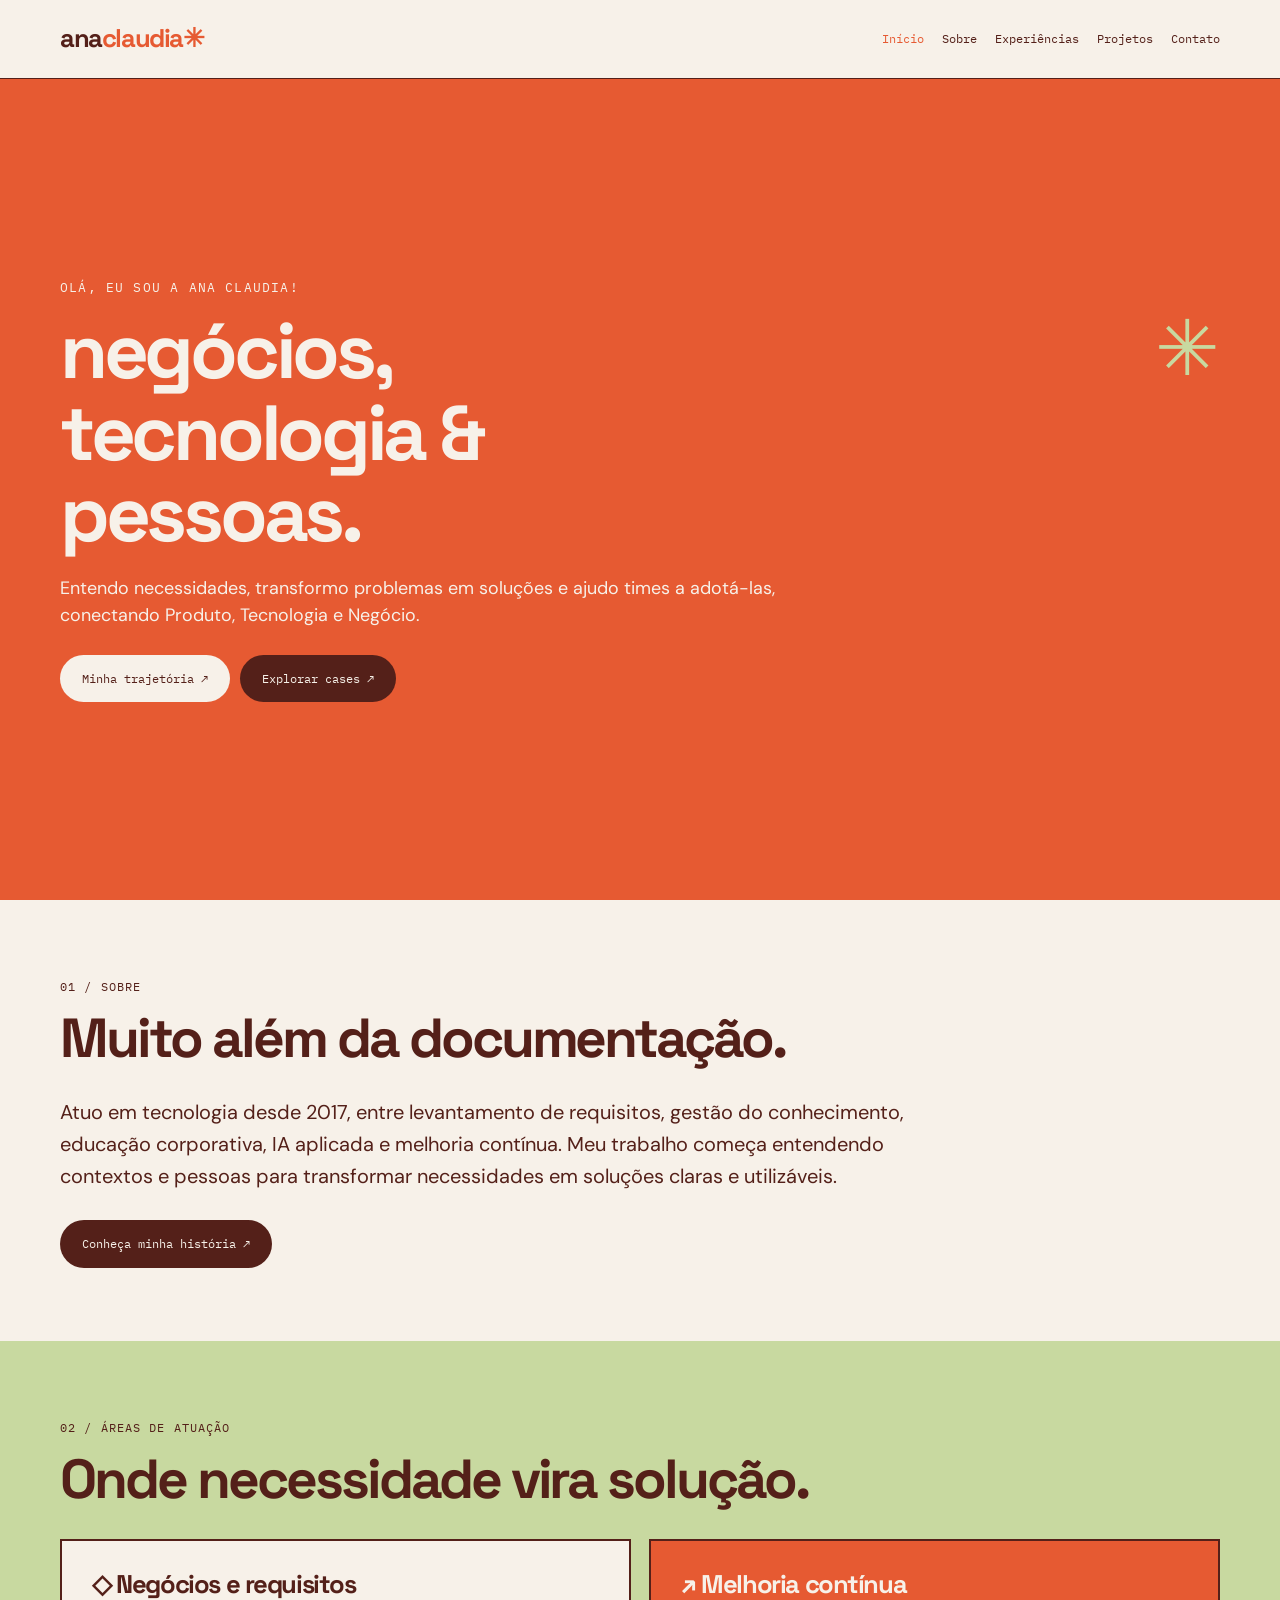
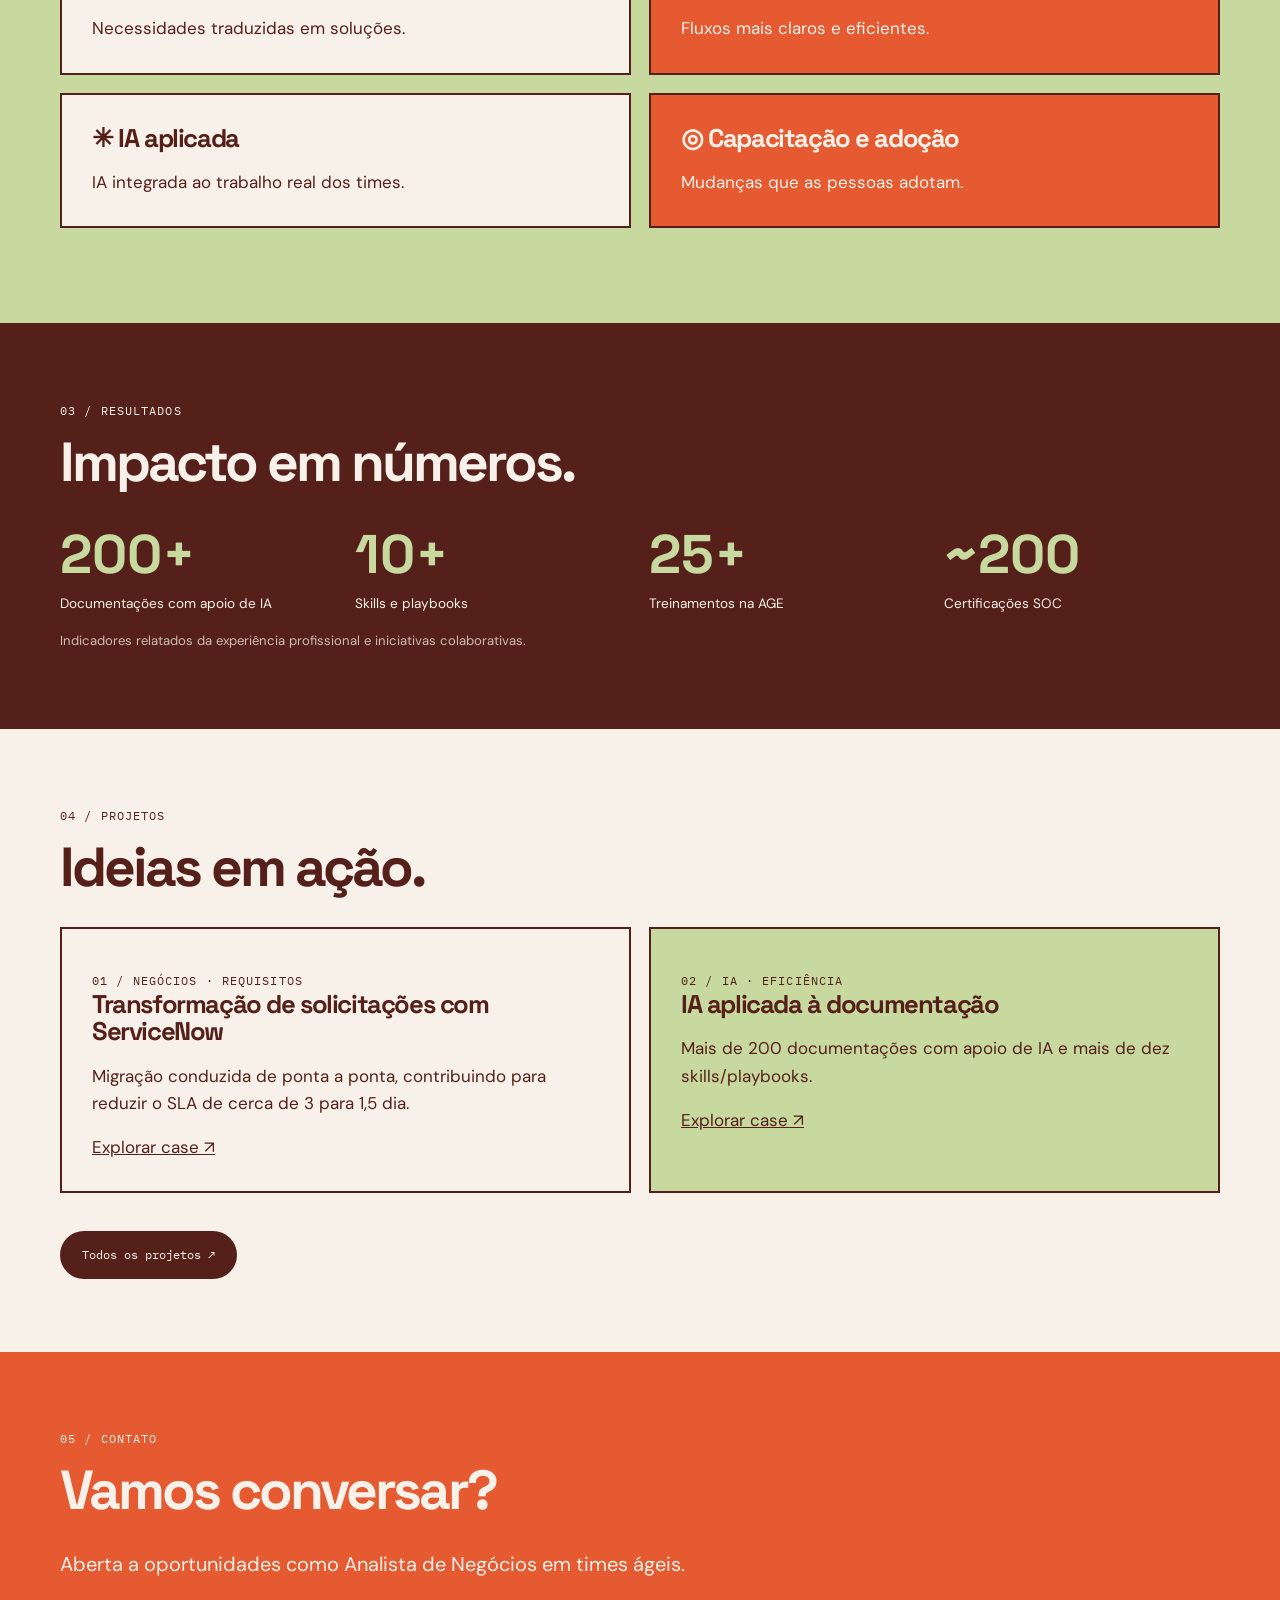
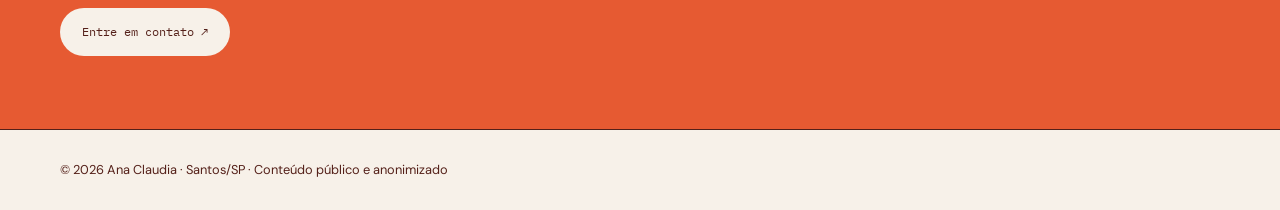
<file: index.html>
<!doctype html><html lang="pt-BR"><head><meta charset="utf-8"><meta name="viewport" content="width=device-width,initial-scale=1"><meta name="theme-color" content="#e65a32"><meta name="description" content="Ana Claudia — Analista de Negócios: necessidades, soluções e pessoas em times ágeis"><title>Início | Ana Claudia</title><link rel="stylesheet" href="css/style.css"></head><body><header><nav class="wrap" aria-label="Navegação principal"><a class="brand" href="index.html">ana<span>claudia✳</span></a><div class="links"><a href="index.html" aria-current="page">Início</a><a href="sobre.html" >Sobre</a><a href="experiencias.html" >Experiências</a><a href="projetos.html" >Projetos</a><a href="contato.html" >Contato</a></div></nav></header><main><section class="hero"><div class="wrap"><p class="eyebrow">Olá, eu sou a Ana Claudia!</p><span class="asterisk" aria-hidden="true">✳</span><h1>negócios,<br>tecnologia &<br>pessoas.</h1><p>Entendo necessidades, transformo problemas em soluções e ajudo times a adotá-las, conectando Produto, Tecnologia e Negócio.</p><a class="btn light" href="experiencias.html">Minha trajetória ↗</a><a class="btn" href="projetos.html">Explorar cases ↗</a></div></section><section class="section "><div class="wrap"><p class="eyebrow">01 / Sobre</p><h2>Muito além da documentação.</h2><p class="lead">Atuo em tecnologia desde 2017, entre levantamento de requisitos, gestão do conhecimento, educação corporativa, IA aplicada e melhoria contínua. Meu trabalho começa entendendo contextos e pessoas para transformar necessidades em soluções claras e utilizáveis.</p><a class="btn" href="sobre.html">Conheça minha história ↗</a></div></section><section class="section green"><div class="wrap"><p class="eyebrow">02 / Áreas de atuação</p><h2>Onde necessidade vira solução.</h2><div class="grid"><article class="tile"><h3>◇ Negócios e requisitos</h3><p>Necessidades traduzidas em soluções.</p></article><article class="tile"><h3>↗ Melhoria contínua</h3><p>Fluxos mais claros e eficientes.</p></article><article class="tile"><h3>✳ IA aplicada</h3><p>IA integrada ao trabalho real dos times.</p></article><article class="tile"><h3>◎ Capacitação e adoção</h3><p>Mudanças que as pessoas adotam.</p></article></div></div></section><section class="section dark"><div class="wrap"><p class="eyebrow">03 / Resultados</p><h2>Impacto em números.</h2><div class="stats"><div><strong>200+</strong><span>Documentações com apoio de IA</span></div><div><strong>10+</strong><span>Skills e playbooks</span></div><div><strong>25+</strong><span>Treinamentos na AGE</span></div><div><strong>~200</strong><span>Certificações SOC</span></div></div><p class="note">Indicadores relatados da experiência profissional e iniciativas colaborativas.</p></div></section><section class="section "><div class="wrap"><p class="eyebrow">04 / Projetos</p><h2>Ideias em ação.</h2><div class="grid"><article class="tile"><p class="eyebrow">01 / Negócios · Requisitos</p><h3>Transformação de solicitações com ServiceNow</h3><p>Migração conduzida de ponta a ponta, contribuindo para reduzir o SLA de cerca de 3 para 1,5 dia.</p><p><a href="case-servicenow.html">Explorar case ↗</a></p></article><article class="tile"><p class="eyebrow">02 / IA · Eficiência</p><h3>IA aplicada à documentação</h3><p>Mais de 200 documentações com apoio de IA e mais de dez skills/playbooks.</p><p><a href="case-ia.html">Explorar case ↗</a></p></article></div><a class="btn" href="projetos.html">Todos os projetos ↗</a></div></section><section class="section orange"><div class="wrap"><p class="eyebrow">05 / Contato</p><h2>Vamos conversar?</h2><p class="lead">Aberta a oportunidades como Analista de Negócios em times ágeis.</p><a class="btn light" href="contato.html">Entre em contato ↗</a></div></section></main><footer><div class="wrap">© <span data-year>2026</span> Ana Claudia · Santos/SP · Conteúdo público e anonimizado</div></footer><script src="js/main.js"></script></body></html>
</file>
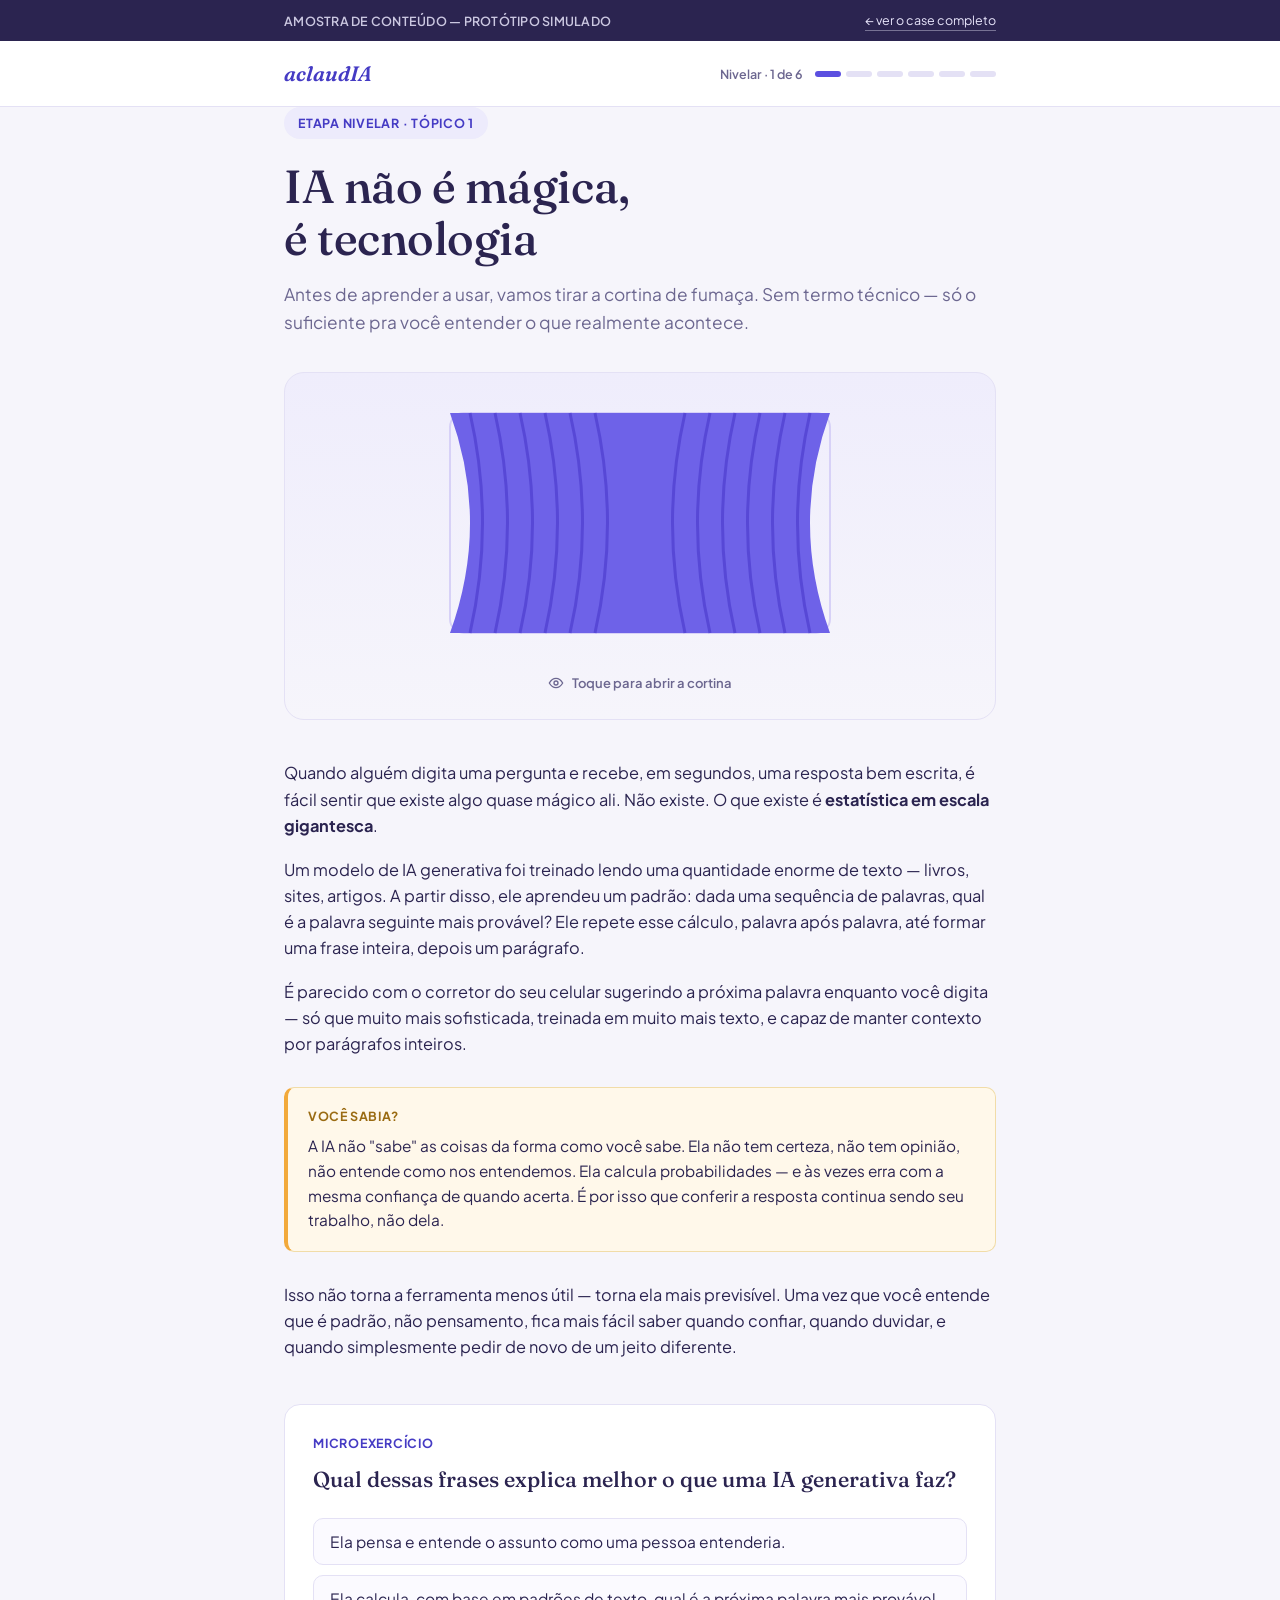
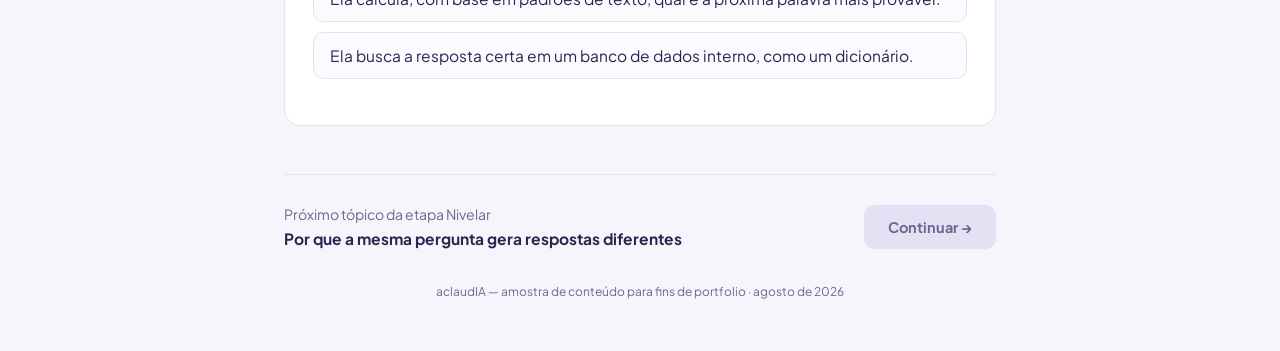
<file: amostra-aclaudia.html>
<!DOCTYPE html>
<html lang="pt-BR">
<head>
<meta charset="UTF-8">
<meta name="viewport" content="width=device-width, initial-scale=1.0">
<title>IA não é mágica, é tecnologia | aclaudIA</title>
<link rel="preconnect" href="https://fonts.googleapis.com">
<link rel="preconnect" href="https://fonts.gstatic.com" crossorigin>
<link href="https://fonts.googleapis.com/css2?family=Fraunces:ital,opsz,wght@0,9..144,400;0,9..144,500;0,9..144,600;1,9..144,500;1,9..144,600&family=Plus+Jakarta+Sans:ital,wght@0,400;0,500;0,600;0,700;1,500&display=swap" rel="stylesheet">
<style>
  :root{
    --bg: #F6F5FB;
    --card: #FFFFFF;
    --ink: #2B2450;
    --ink-soft: #6C6790;
    --rule: #E4E1F5;
    --primary: #5B4FE0;
    --primary-dark: #453BC4;
    --glow: #F2A93B;
    --success: #2FA98C;
    --max: 760px;
  }
  *{ box-sizing: border-box; }
  @media (prefers-reduced-motion: reduce){ *{ animation-duration:.001ms !important; transition-duration:.001ms !important; } }
  body{
    margin:0; background: var(--bg); color: var(--ink);
    font-family:'Plus Jakarta Sans', sans-serif; line-height:1.6; font-size:16px;
    -webkit-font-smoothing: antialiased;
  }
  a{ color: inherit; }
  a:focus-visible, button:focus-visible{ outline:2px solid var(--primary); outline-offset:3px; }
  .wrap{ max-width: var(--max); margin:0 auto; padding: 0 24px; }

  /* meta chrome — clearly marks this as a portfolio prototype */
  .meta-bar{
    background: var(--ink); color: #E8E5FB;
    font-family:'Plus Jakarta Sans', sans-serif; font-size:12.5px;
  }
  .meta-bar .wrap{ max-width: var(--max); padding: 10px 24px; display:flex; justify-content:space-between; align-items:center; gap:12px; flex-wrap:wrap; }
  .meta-bar a{ text-decoration:none; color:#E8E5FB; border-bottom:1px solid rgba(232,229,251,.4); }
  .meta-bar a:hover{ border-color:#E8E5FB; }
  .meta-bar .pill{ font-weight:600; letter-spacing:.02em; opacity:.85; }

  /* product header */
  .app-header{ background: var(--card); border-bottom:1px solid var(--rule); position:sticky; top:0; z-index:10; }
  .app-header .wrap{ display:flex; align-items:center; justify-content:space-between; padding: 16px 24px; gap: 16px; flex-wrap:wrap; }
  .wordmark{ font-family:'Fraunces', serif; font-style:italic; font-weight:600; font-size:1.3rem; color: var(--primary-dark); text-decoration:none; }
  .progress-block{ display:flex; align-items:center; gap:12px; }
  .progress-label{ font-size:12.5px; font-weight:600; color: var(--ink-soft); white-space:nowrap; }
  .progress-track{ display:flex; gap:5px; }
  .progress-seg{ width:26px; height:6px; border-radius:3px; background: var(--rule); }
  .progress-seg.done{ background: var(--primary); }

  main{ padding: 44px 0 80px; }

  .eyebrow{
    display:inline-flex; align-items:center; gap:8px;
    font-size:12.5px; font-weight:700; letter-spacing:.06em; text-transform:uppercase;
    color: var(--primary-dark); background: #EDEBFC; padding:6px 14px; border-radius:999px; margin-bottom:22px;
  }

  h1{
    font-family:'Fraunces', serif; font-weight:500; font-size: clamp(2rem, 5vw, 2.9rem);
    line-height:1.12; margin: 0 0 16px; letter-spacing:-0.01em;
  }
  .lesson-sub{ font-size:1.08rem; color: var(--ink-soft); max-width:56ch; margin: 0 0 36px; }

  /* curtain illustration */
  .stage{
    background: linear-gradient(180deg, #EFEDFC 0%, #F6F5FB 100%);
    border-radius: 20px; border:1px solid var(--rule);
    padding: 20px; margin-bottom: 40px;
    display:flex; flex-direction:column; align-items:center; gap:14px;
  }
  .stage svg{ width:100%; max-width: 420px; height:auto; display:block; }
  .stage-hint{
    font-size:13px; color: var(--ink-soft); font-weight:600;
    display:flex; align-items:center; gap:8px; cursor:pointer; user-select:none;
    background:none; border:none; font-family:inherit; padding:8px 4px;
  }
  .stage-hint svg.icon{ width:16px; height:16px; }

  .curtain-group{ transition: transform 1.1s cubic-bezier(.65,0,.35,1); transform-origin: center; }
  .stage.revealed .curtain-left{ transform: translateX(-115%) rotate(-3deg); }
  .stage.revealed .curtain-right{ transform: translateX(115%) rotate(3deg); }
  .gear{ transform-origin: center; animation: spin 12s linear infinite; opacity:0; transition: opacity .6s ease .3s; }
  .stage.revealed .gear{ opacity:1; }
  .gear.rev{ animation-direction: reverse; }
  @keyframes spin{ from{ transform: rotate(0deg);} to{ transform: rotate(360deg);} }

  article p{ max-width: 66ch; margin: 0 0 18px; font-size: 1.02rem; }

  .callout{
    background: #FFF8EA; border:1px solid #F1DCA8; border-left:4px solid var(--glow);
    border-radius: 10px; padding: 18px 20px; margin: 30px 0; max-width: 66ch;
  }
  .callout .k{ font-weight:700; font-size:12.5px; text-transform:uppercase; letter-spacing:.05em; color:#9A6B12; display:block; margin-bottom:8px; }
  .callout p{ margin:0; font-size:0.96rem; }

  /* microexercício */
  .exercise{ background: var(--card); border:1px solid var(--rule); border-radius: 16px; padding: 28px; margin-top: 44px; }
  .exercise .k{ font-size:12.5px; font-weight:700; text-transform:uppercase; letter-spacing:.06em; color: var(--primary-dark); margin-bottom:10px; display:block; }
  .exercise h2{ font-family:'Fraunces', serif; font-weight:500; font-size:1.35rem; margin:0 0 20px; }
  .options{ display:flex; flex-direction:column; gap:10px; margin-bottom:18px; }
  .opt{
    text-align:left; font-family:inherit; font-size:0.97rem; color: var(--ink);
    background: #FBFAFF; border:1.5px solid var(--rule); border-radius:10px;
    padding: 13px 16px; cursor:pointer; transition: border-color .15s ease, background .15s ease;
  }
  .opt:hover{ border-color: var(--primary); }
  .opt.correct{ border-color: var(--success); background:#EAFAF4; font-weight:600; }
  .opt.wrong{
 border-color:#D9576B; background:#FDEEF0; }
  .opt[disabled]{ cursor:default; }
  .feedback{ font-size:0.94rem; padding: 14px 16px; border-radius:10px; display:none; }
  .feedback.show{ display:block; }
  .feedback.ok{ background:#EAFAF4; color:#1F7A5E; }
  .feedback.no{ background:#FDEEF0; color:#A23349; }
  .retry{
    margin-top:12px; font-family:inherit; font-size:13px; font-weight:600; color: var(--primary-dark);
    background:none; border:none; cursor:pointer; text-decoration:underline; padding:0; display:none;
  }
  .retry.show{ display:inline-block; }

  .continue-row{
    display:flex; justify-content:space-between; align-items:center; gap:16px; flex-wrap:wrap;
    margin-top: 48px; padding-top: 28px; border-top:1px solid var(--rule);
  }
  .next-hint{ font-size:0.88rem; color: var(--ink-soft); }
  .next-hint b{ color: var(--ink); display:block; font-size:0.97rem; margin-top:2px; }
  .btn{
    font-family:'Plus Jakarta Sans', sans-serif; font-weight:700; font-size:14.5px;
    padding: 13px 24px; border-radius: 10px; text-decoration:none; display:inline-block;
    background: var(--primary); color:#fff; border:none; cursor:pointer;
  }
  .btn:hover{ background: var(--primary-dark); }
  .btn[disabled]{ background: var(--rule); color: var(--ink-soft); cursor:not-allowed; }

  footer{ text-align:center; padding: 30px 0 50px; font-size:12px; color: var(--ink-soft); }
</style>
</head>
<body>

<div class="meta-bar">
  <div class="wrap">
    <span class="pill">AMOSTRA DE CONTEÚDO — PROTÓTIPO SIMULADO</span>
    <a href="case-aclaudia.html">← ver o case completo</a>
  </div>
</div>

<header class="app-header">
  <div class="wrap">
    <a class="wordmark" href="#">aclaudIA</a>
    <div class="progress-block">
      <span class="progress-label">Nivelar · 1 de 6</span>
      <div class="progress-track" aria-hidden="true">
        <span class="progress-seg done"></span>
        <span class="progress-seg"></span>
        <span class="progress-seg"></span>
        <span class="progress-seg"></span>
        <span class="progress-seg"></span>
        <span class="progress-seg"></span>
      </div>
    </div>
  </div>
</header>

<main class="wrap">
  <span class="eyebrow">Etapa Nivelar · Tópico 1</span>
  <h1>IA não é mágica,<br>é tecnologia</h1>
  <p class="lesson-sub">Antes de aprender a usar, vamos tirar a cortina de fumaça. Sem termo técnico — só o suficiente pra você entender o que realmente acontece.</p>

  <div class="stage" id="stage">
    <svg viewBox="0 0 420 260" xmlns="http://www.w3.org/2000/svg" role="img" aria-label="Ilustração de uma cortina se abrindo para revelar engrenagens, representando a IA sendo desmistificada">
      <!-- back mechanism -->
      <g>
        <circle cx="150" cy="150" r="34" fill="none" stroke="#B9AEF2" stroke-width="10" class="gear"/>
        <circle cx="150" cy="150" r="6" fill="#B9AEF2"/>
        <circle cx="265" cy="115" r="24" fill="none" stroke="#F2A93B" stroke-width="8" class="gear rev"/>
        <circle cx="265" cy="115" r="4" fill="#F2A93B"/>
        <circle cx="255" cy="185" r="16" fill="none" stroke="#5B4FE0" stroke-width="6" class="gear"/>
        <path d="M 90 150 Q 210 90 330 150" stroke="#D7D1F7" stroke-width="3" fill="none" stroke-dasharray="4 6"/>
      </g>
      <!-- stage frame -->
      <rect x="20" y="20" width="380" height="220" rx="14" fill="none" stroke="#D7D1F7" stroke-width="2"/>
      <!-- curtains -->
      <g class="curtain-group curtain-left">
        <path d="M20 20 H 210 V 240 H 20 Q 60 130 20 20 Z" fill="#6E62E8"/>
        <path d="M20 20 H210 V240 H20" fill="none" />
        <path d="M40 20 Q 65 130 40 240" stroke="#5748D6" stroke-width="3" fill="none"/>
        <path d="M65 20 Q 90 130 65 240" stroke="#5748D6" stroke-width="3" fill="none"/>
        <path d="M90 20 Q 115 130 90 240" stroke="#5748D6" stroke-width="3" fill="none"/>
        <path d="M115 20 Q 140 130 115 240" stroke="#5748D6" stroke-width="3" fill="none"/>
        <path d="M140 20 Q 165 130 140 240" stroke="#5748D6" stroke-width="3" fill="none"/>
        <path d="M165 20 Q 190 130 165 240" stroke="#5748D6" stroke-width="3" fill="none"/>
      </g>
      <g class="curtain-group curtain-right">
        <path d="M400 20 H 210 V 240 H 400 Q 360 130 400 20 Z" fill="#6E62E8"/>
        <path d="M380 20 Q 355 130 380 240" stroke="#5748D6" stroke-width="3" fill="none"/>
        <path d="M355 20 Q 330 130 355 240" stroke="#5748D6" stroke-width="3" fill="none"/>
        <path d="M330 20 Q 305 130 330 240" stroke="#5748D6" stroke-width="3" fill="none"/>
        <path d="M305 20 Q 280 130 305 240" stroke="#5748D6" stroke-width="3" fill="none"/>
        <path d="M280 20 Q 255 130 280 240" stroke="#5748D6" stroke-width="3" fill="none"/>
        <path d="M255 20 Q 230 130 255 240" stroke="#5748D6" stroke-width="3" fill="none"/>
      </g>
    </svg>
    <button class="stage-hint" id="stageBtn" type="button">
      <svg class="icon" viewBox="0 0 24 24" fill="none" stroke="currentColor" stroke-width="2"><path d="M2 12s4-7 10-7 10 7 10 7-4 7-10 7-10-7-10-7Z"/><circle cx="12" cy="12" r="3"/></svg>
      <span id="stageLabel">Toque para abrir a cortina</span>
    </button>
  </div>

  <article>
    <p>Quando alguém digita uma pergunta e recebe, em segundos, uma resposta bem escrita, é fácil sentir que existe algo quase mágico ali. Não existe. O que existe é <strong>estatística em escala gigantesca</strong>.</p>
    <p>Um modelo de IA generativa foi treinado lendo uma quantidade enorme de texto — livros, sites, artigos. A partir disso, ele aprendeu um padrão: dada uma sequência de palavras, qual é a palavra seguinte mais provável? Ele repete esse cálculo, palavra após palavra, até formar uma frase inteira, depois um parágrafo.</p>
    <p>É parecido com o corretor do seu celular sugerindo a próxima palavra enquanto você digita — só que muito mais sofisticada, treinada em muito mais texto, e capaz de manter contexto por parágrafos inteiros.</p>

    <div class="callout">
      <span class="k">Você sabia?</span>
      <p>A IA não "sabe" as coisas da forma como você sabe. Ela não tem certeza, não tem opinião, não entende como nos entendemos. Ela calcula probabilidades — e às vezes erra com a mesma confiança de quando acerta. É por isso que conferir a resposta continua sendo seu trabalho, não dela.</p>
    </div>

    <p>Isso não torna a ferramenta menos útil — torna ela mais previsível. Uma vez que você entende que é padrão, não pensamento, fica mais fácil saber quando confiar, quando duvidar, e quando simplesmente pedir de novo de um jeito diferente.</p>
  </article>

  <div class="exercise" id="exercise">
    <span class="k">Microexercício</span>
    <h2>Qual dessas frases explica melhor o que uma IA generativa faz?</h2>
    <div class="options" id="options">
      <button class="opt" data-correct="false">Ela pensa e entende o assunto como uma pessoa entenderia.</button>
      <button class="opt" data-correct="true">Ela calcula, com base em padrões de texto, qual é a próxima palavra mais provável.</button>
      <button class="opt" data-correct="false">Ela busca a resposta certa em um banco de dados interno, como um dicionário.</button>
    </div>
    <div class="feedback" id="feedback"></div>
    <button class="retry" id="retryBtn" type="button">Tentar de novo</button>
  </div>

  <div class="continue-row">
    <div class="next-hint">
      Próximo tópico da etapa Nivelar
      <b>Por que a mesma pergunta gera respostas diferentes</b>
    </div>
    <button class="btn" id="continueBtn" disabled>Continuar →</button>
  </div>
</main>

<footer>aclaudIA — amostra de conteúdo para fins de portfolio · agosto de 2026</footer>

<script>
  // curtain reveal
  const stage = document.getElementById('stage');
  const stageBtn = document.getElementById('stageBtn');
  const stageLabel = document.getElementById('stageLabel');
  let revealed = false;
  stageBtn.addEventListener('click', () => {
    revealed = !revealed;
    stage.classList.toggle('revealed', revealed);
    stageLabel.textContent = revealed ? 'Fechar a cortina' : 'Toque para abrir a cortina';
  });

  // microexercise
  const options = document.querySelectorAll('.opt');
  const feedback = document.getElementById('feedback');
  const retryBtn = document.getElementById('retryBtn');
  const continueBtn = document.getElementById('continueBtn');
  let answered = false;

  function resetExercise(){
    answered = false;
    options.forEach(o => { o.classList.remove('correct','wrong'); o.disabled = false; });
    feedback.classList.remove('show','ok','no');
    retryBtn.classList.remove('show');
  }

  options.forEach(opt => {
    opt.addEventListener('click', () => {
      if(answered) return;
      answered = true;
      const isCorrect = opt.dataset.correct === 'true';
      options.forEach(o => {
        o.disabled = true;
        if(o.dataset.correct === 'true') o.classList.add('correct');
      });
      if(!isCorrect) opt.classList.add('wrong');

      feedback.classList.add('show', isCorrect ? 'ok' : 'no');
      feedback.textContent = isCorrect
        ? 'Isso mesmo. É padrão estatístico, não compreensão — e essa diferença muda como você usa a ferramenta.'
        : 'Quase — a resposta certa é a do meio. A IA não entende nem busca num banco de dados: ela calcula a palavra mais provável, repetidamente.';

      if(!isCorrect) retryBtn.classList.add('show');
      continueBtn.removeAttribute('disabled');
    });
  });

  retryBtn.addEventListener('click', resetExercise);

  continueBtn.addEventListener('click', () => {
    continueBtn.textContent = 'Próximo tópico em breve ✨';
  });
</script>

</body>
</html>
</file>
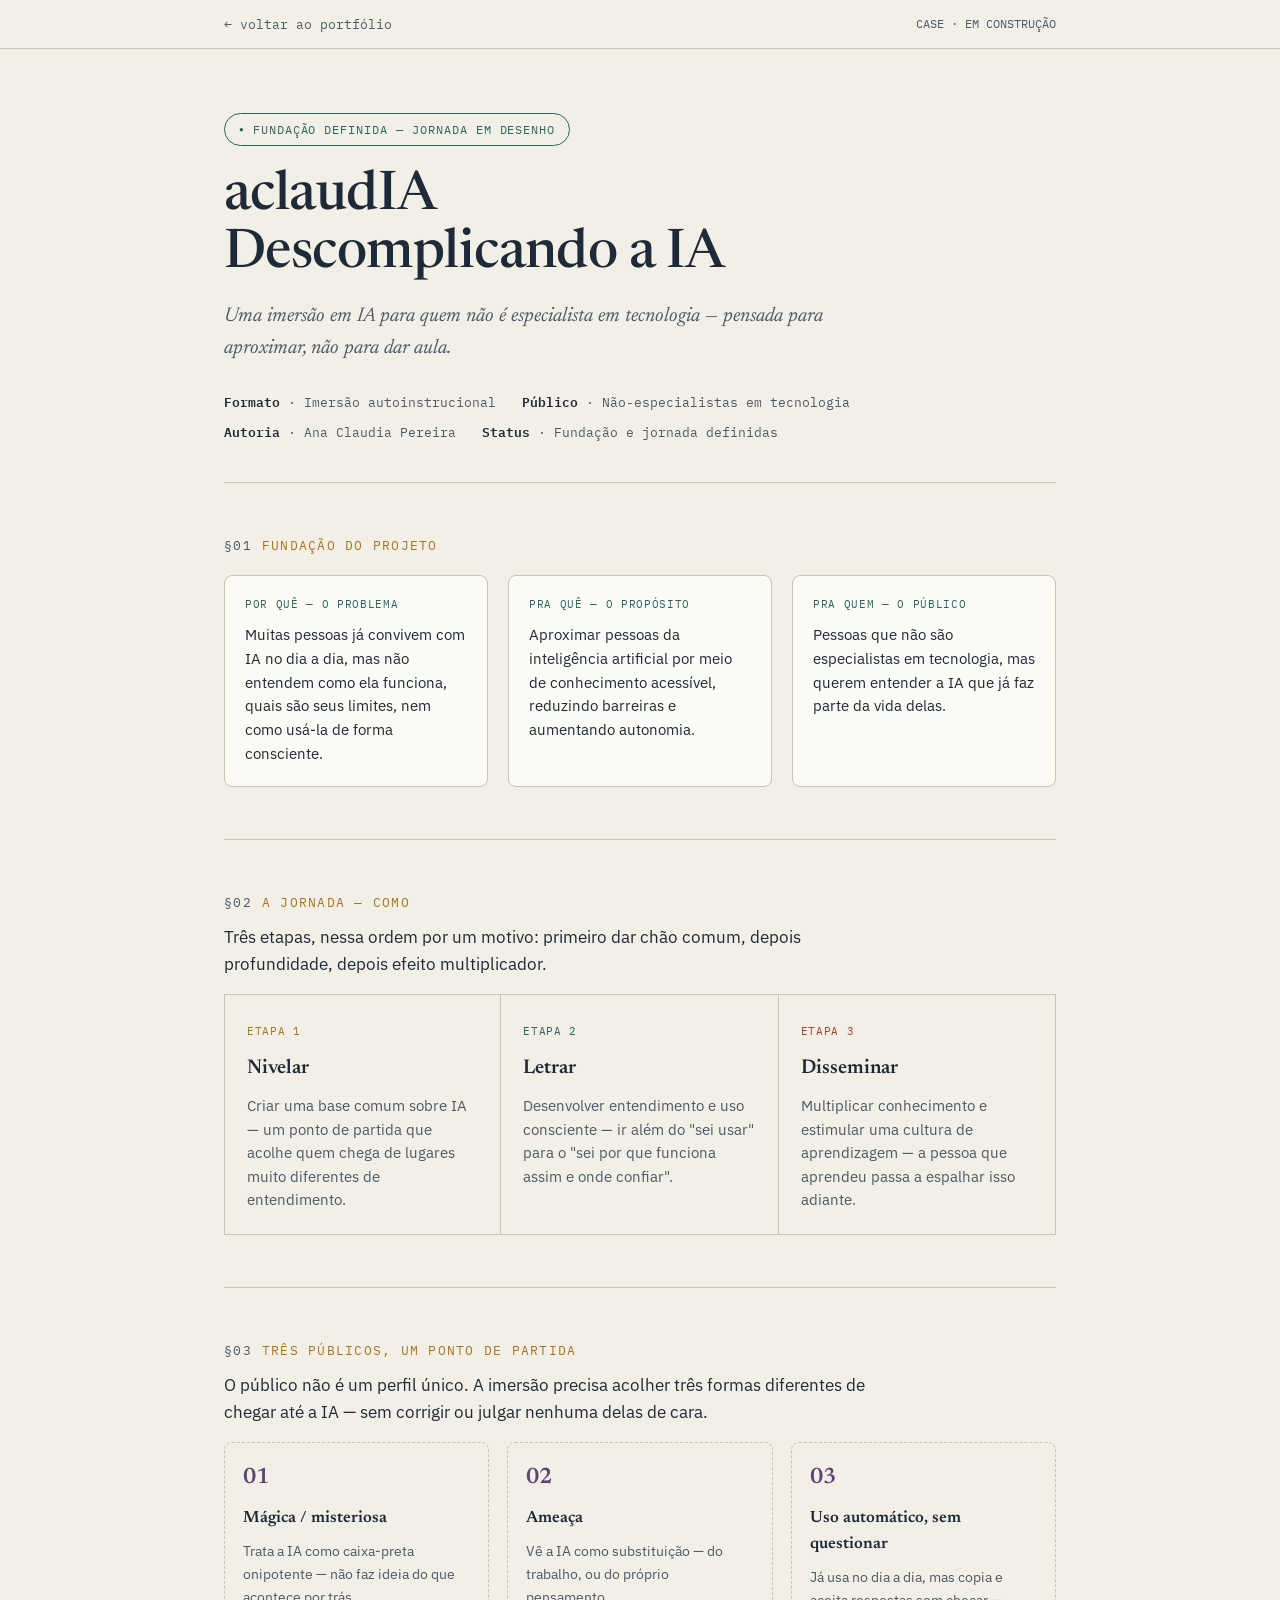
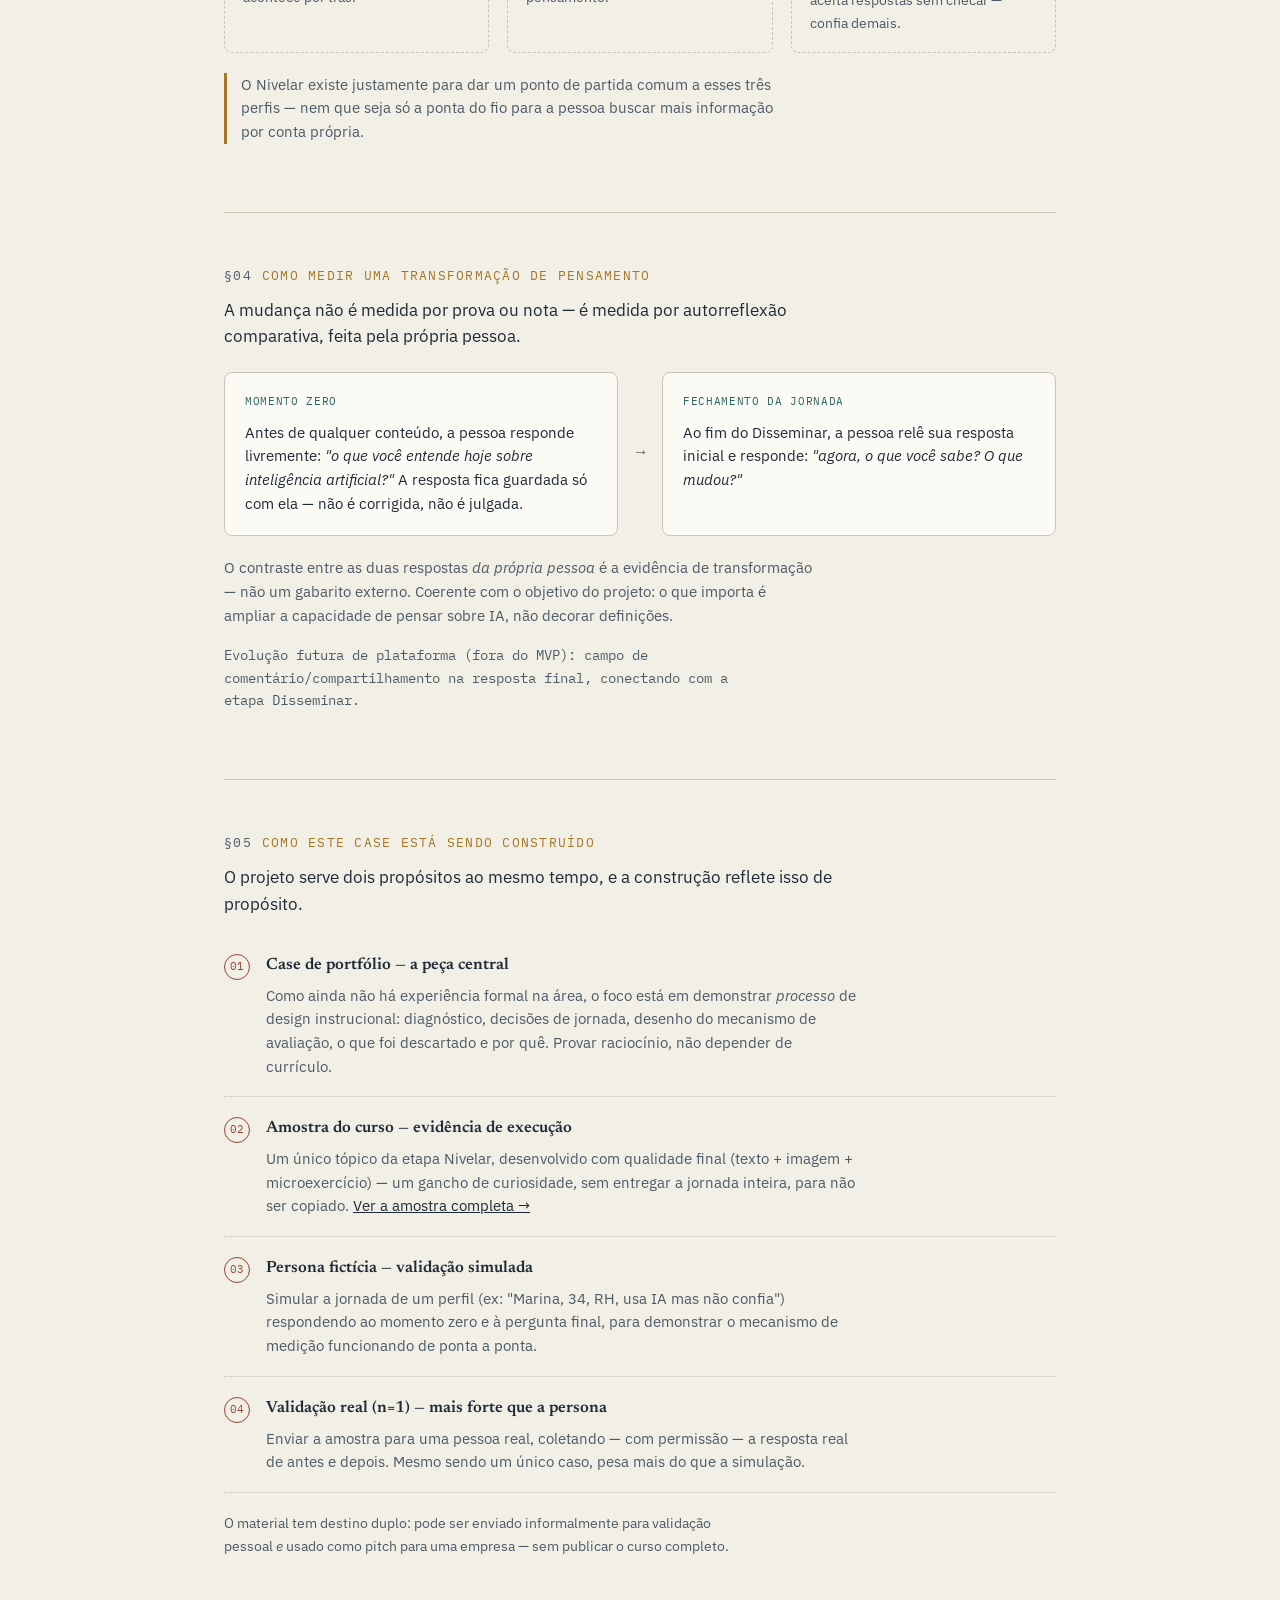
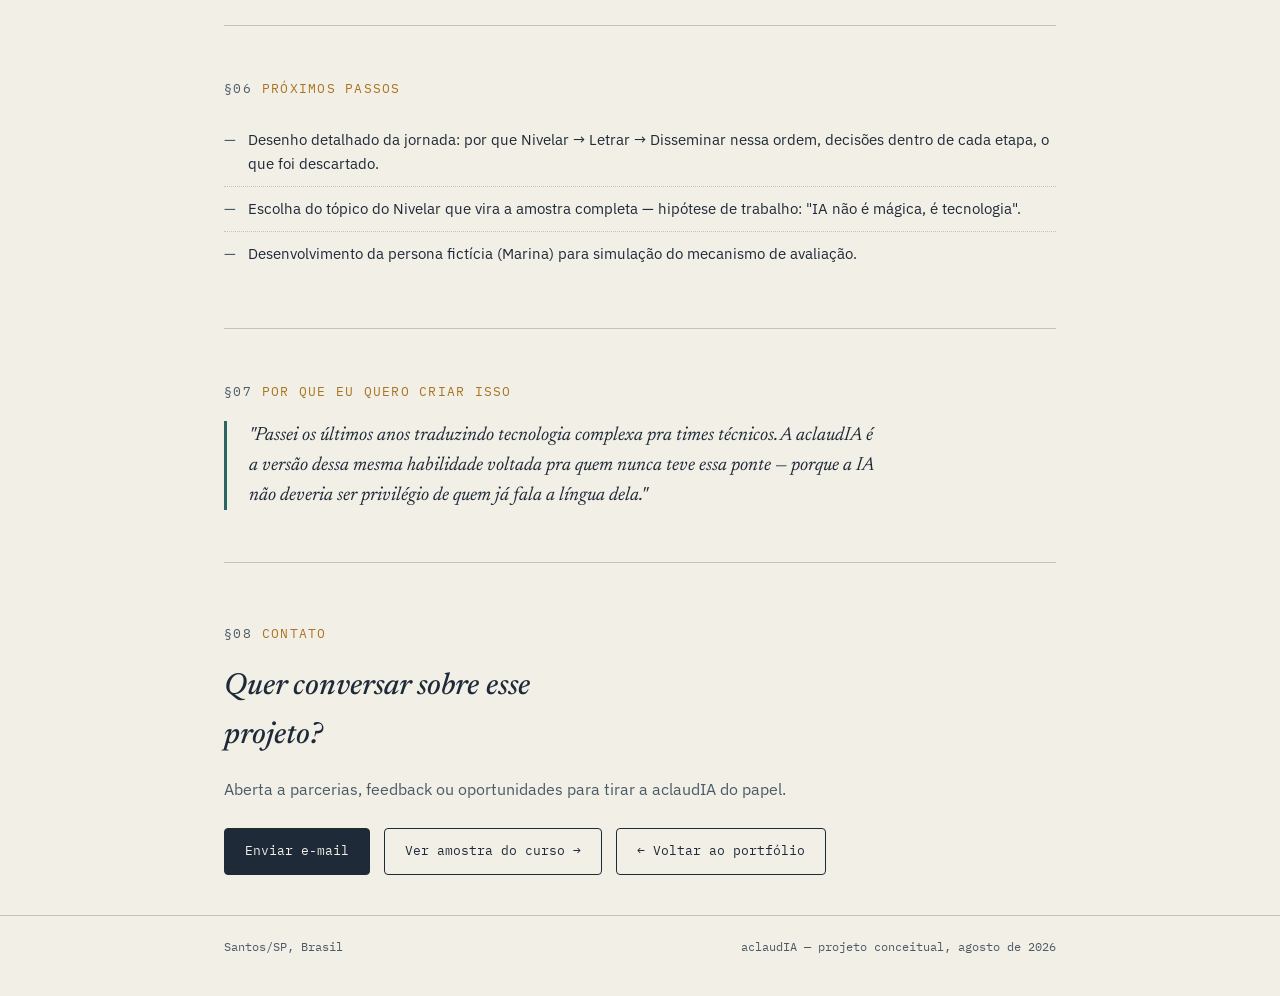
<file: case-aclaudia.html>
<!DOCTYPE html>
<html lang="pt-BR">
<head>
<meta charset="UTF-8">
<meta name="viewport" content="width=device-width, initial-scale=1.0">
<title>aclaudIA — Descomplicando a IA | Case · Ana Claudia Pereira</title>
<link rel="preconnect" href="https://fonts.googleapis.com">
<link rel="preconnect" href="https://fonts.gstatic.com" crossorigin>
<link href="https://fonts.googleapis.com/css2?family=Newsreader:ital,opsz,wght@0,6..72,400;0,6..72,500;0,6..72,600;1,6..72,400;1,6..72,500&family=IBM+Plex+Sans:wght@400;500;600&family=IBM+Plex+Mono:wght@400;500&display=swap" rel="stylesheet">
<style>
  :root{
    --paper: #F2F0E6;
    --paper-2: #EAE7D9;
    --ink: #1E2A38;
    --ink-soft: #4B5A67;
    --rule: #C9C4B0;
    --ochre: #A97423;
    --teal: #2B655F;
    --brick: #9B4430;
    --plum: #5F4370;
    --card-bg: #FBFAF5;
    --max: 880px;
  }
  *{ box-sizing: border-box; }
  html{ scroll-behavior: smooth; }
  @media (prefers-reduced-motion: reduce){
    html{ scroll-behavior: auto; }
    *{ animation-duration: 0.001ms !important; transition-duration: 0.001ms !important; }
  }
  body{
    margin:0; background: var(--paper); color: var(--ink);
    font-family:'IBM Plex Sans', sans-serif; font-size:16px; line-height:1.6;
    -webkit-font-smoothing: antialiased;
  }
  a{ color: var(--ink); }
  a:focus-visible, button:focus-visible{ outline:2px solid var(--ochre); outline-offset:3px; }
  .wrap{ max-width: var(--max); margin:0 auto; padding: 0 24px; }

  .topbar{ position:sticky; top:0; z-index:20; background:var(--paper); border-bottom:1px solid var(--rule); }
  .topbar-inner{ max-width: var(--max); margin:0 auto; padding:14px 24px; display:flex; align-items:center; justify-content:space-between; gap:16px; flex-wrap:wrap; }
  .backlink{ font-family:'IBM Plex Mono', monospace; font-size:12.5px; text-decoration:none; color: var(--ink-soft); display:flex; align-items:center; gap:8px; }
  .backlink:hover{ color: var(--ink); }
  .entry-no{ font-family:'IBM Plex Mono', monospace; font-size:12px; color: var(--ink-soft); }

  .hero{ padding: 64px 0 40px; border-bottom:1px solid var(--rule); }
  .badge{
    display:inline-flex; align-items:center; gap:8px;
    font-family:'IBM Plex Mono', monospace; font-size:12px; letter-spacing:.08em; text-transform:uppercase;
    color: var(--teal); border:1px solid var(--teal); border-radius:999px; padding:6px 14px; margin-bottom:22px;
  }
  .badge::before{ content:"●"; font-size:8px; }
  h1{
    font-family:'Newsreader', serif; font-weight:500; font-size: clamp(2.2rem, 5.5vw, 3.4rem);
    line-height:1.06; margin:0 0 16px; letter-spacing:-0.01em;
  }
  .subtitle{ font-family:'Newsreader', serif; font-style:italic; font-size:1.25rem; color: var(--ink-soft); max-width:58ch; margin: 0 0 28px; }
  .meta-row{ display:flex; flex-wrap:wrap; gap: 10px 26px; font-family:'IBM Plex Mono', monospace; font-size:12.5px; color: var(--ink-soft); }
  .meta-row b{ color: var(--ink); font-weight:600; }

  section{ padding: 52px 0; border-bottom:1px solid var(--rule); }
  section:last-of-type{ border-bottom:none; }
  .section-label{
    font-family:'IBM Plex Mono', monospace; font-size:12.5px; letter-spacing:.1em; text-transform:uppercase;
    color: var(--ochre); margin-bottom:20px; display:flex; align-items:center; gap:10px;
  }
  .section-label span.n{ color: var(--ink-soft); }
  h2.title{ font-family:'Newsreader', serif; font-weight:500; font-size:1.6rem; margin:0 0 18px; }
  p{ max-width: 66ch; margin: 0 0 16px; }
  p.lead{ font-size: 1.05rem; }

  /* fundação: 3-col por quê / pra quê / pra quem */
  .fund-grid{ display:grid; grid-template-columns: repeat(3,1fr); gap: 20px; }
  @media (max-width:760px){ .fund-grid{ grid-template-columns:1fr; } }
  .fund-card{ background: var(--card-bg); border:1px solid var(--rule); border-radius:8px; padding:20px; }
  .fund-card .k{ font-family:'IBM Plex Mono', monospace; font-size:11px; text-transform:uppercase; letter-spacing:.06em; color: var(--teal); display:block; margin-bottom:10px; }
  .fund-card p{ font-size:0.93rem; margin:0; color: var(--ink); max-width: none; }

  /* jornada */
  .journey{ display:grid; grid-template-columns: repeat(3,1fr); gap: 0; margin-top:8px; position:relative; }
  @media (max-width:760px){ .journey{ grid-template-columns:1fr; } }
  .journey-step{ padding: 22px; border:1px solid var(--rule); position:relative; }
  .journey-step + .journey-step{ border-left: none; }
  @media (max-width:760px){ .journey-step + .journey-step{ border-left:1px solid var(--rule); border-top:none; } }
  .journey-step .tag{ font-family:'IBM Plex Mono', monospace; font-size:11px; text-transform:uppercase; letter-spacing:.06em; }
  .journey-step:nth-child(1) .tag{ color: var(--ochre); }
  .journey-step:nth-child(2) .tag{ color: var(--teal); }
  .journey-step:nth-child(3) .tag{ color: var(--brick); }
  .journey-step h3{ font-family:'Newsreader', serif; font-size:1.25rem; margin:10px 0 10px; font-weight:600; }
  .journey-step p{ font-size:0.92rem; color: var(--ink-soft); margin:0; }
  .journey-arrow{ display:flex; align-items:center; justify-content:center; font-family:'IBM Plex Mono', monospace; color: var(--ink-soft); }

  /* públicos - 3 perfis */
  .profiles{ display:grid; grid-template-columns: repeat(3,1fr); gap:18px; margin-top:8px; }
  @media (max-width:760px){ .profiles{ grid-template-columns:1fr; } }
  .profile{ border:1px dashed var(--rule); border-radius:8px; padding:18px; }
  .profile .num{ font-family:'Newsreader', serif; font-size:1.4rem; font-weight:600; color: var(--plum); display:block; margin-bottom:8px; }
  .profile h4{ font-family:'Newsreader', serif; font-size:1.02rem; margin:0 0 8px; font-weight:600; }
  .profile p{ font-size:0.9rem; color: var(--ink-soft); margin:0; }
  .profile-note{ font-size:0.92rem; color: var(--ink-soft); margin-top:20px; border-left:3px solid var(--ochre); padding-left:14px; max-width:62ch; }

  /* medição - antes/depois */
  .measure-flow{ display:flex; align-items:stretch; gap:0; margin: 22px 0 20px; flex-wrap:wrap; }
  .measure-card{ flex:1; min-width:220px; background: var(--card-bg); border:1px solid var(--rule); border-radius:8px; padding:20px; }
  .measure-card .k{ font-family:'IBM Plex Mono', monospace; font-size:11px; text-transform:uppercase; letter-spacing:.06em; color: var(--teal); display:block; margin-bottom:10px; }
  .measure-card p{ font-size:0.92rem; margin:0; max-width:none; }
  .measure-mid{ display:flex; align-items:center; justify-content:center; padding: 0 14px; font-family:'Newsreader', serif; font-style:italic; color: var(--ink-soft); }
  @media (max-width:600px){ .measure-mid{ padding: 10px 0; } }

  /* meta: estratégia de portfólio */
  .strategy-item{ display:flex; gap:16px; padding: 18px 0; border-bottom:1px dotted var(--rule); }
  .strategy-item:last-child{ border-bottom:none; }
  .strategy-item .mk{ font-family:'IBM Plex Mono', monospace; font-size:11px; color: var(--brick); border:1px solid var(--brick); border-radius:50%; width:26px; height:26px; display:flex; align-items:center; justify-content:center; flex-shrink:0; margin-top:2px; }
  .strategy-item h4{ font-family:'Newsreader', serif; font-size:1.02rem; margin:0 0 6px; font-weight:600; }
  .strategy-item p{ font-size:0.92rem; color: var(--ink-soft); margin:0; }

  /* próximos passos */
  .next-list{ list-style:none; margin:0; padding:0; }
  .next-list li{ display:flex; gap:12px; padding:10px 0; border-bottom:1px dotted var(--rule); font-size:0.94rem; }
  .next-list li::before{ content:"—"; color: var(--ink-soft); flex-shrink:0; }
  .next-list li:last-child{ border-bottom:none; }

  .why blockquote{
    font-family:'Newsreader', serif; font-style:italic; font-size:1.2rem; line-height:1.55;
    margin: 0; padding-left: 22px; border-left: 3px solid var(--teal); color: var(--ink); max-width: 60ch;
  }

  .contact{ padding: 60px 0 40px; }
  .contact h2{ font-family:'Newsreader', serif; font-weight:500; font-style:italic; font-size:1.9rem; max-width:20ch; margin:0 0 16px; }
  .contact p{ color: var(--ink-soft); margin-bottom:26px; }
  .cta-row{ display:flex; gap:14px; flex-wrap:wrap; }
  .cta{ font-family:'IBM Plex Mono', monospace; font-size:13px; padding:12px 20px; text-decoration:none; border:1px solid var(--ink); color:var(--ink); border-radius:4px; }
  .cta.primary{ background: var(--ink); color: var(--paper); }
  .cta:hover{ background: var(--ochre); border-color: var(--ochre); color:#fff; }

  footer{ border-top:1px solid var(--rule); padding:22px 0 40px; font-family:'IBM Plex Mono', monospace; font-size:11.5px; color: var(--ink-soft); display:flex; justify-content:space-between; flex-wrap:wrap; gap:8px; }
</style>
<meta property="og:type" content="article"><meta property="og:title" content="aclaudIA — descomplicando a IA"><meta property="og:description" content="Projeto autoral de aprendizagem para tornar conceitos de inteligência artificial mais claros, acessíveis e aplicáveis."><meta property="og:image" content="https://aclaudiap.github.io/portifolio-anaclaudia/img/og-aclaudia.png"><meta property="og:image:width" content="1200"><meta property="og:image:height" content="627"><meta property="og:url" content="https://aclaudiap.github.io/portifolio-anaclaudia/case-aclaudia.html"></head>
<body>

<div class="topbar">
  <div class="topbar-inner">
    <a class="backlink" href="index.html">← voltar ao portfólio</a>
    <span class="entry-no">CASE · EM CONSTRUÇÃO</span>
  </div>
</div>

<div class="wrap">

  <header class="hero">
    <span class="badge">Fundação definida — jornada em desenho</span>
    <h1>aclaudIA<br>Descomplicando a IA</h1>
    <p class="subtitle">Uma imersão em IA para quem não é especialista em tecnologia — pensada para aproximar, não para dar aula.</p>
    <div class="meta-row">
      <span><b>Formato</b> · Imersão autoinstrucional</span>
      <span><b>Público</b> · Não-especialistas em tecnologia</span>
      <span><b>Autoria</b> · Ana Claudia Pereira</span>
      <span><b>Status</b> · Fundação e jornada definidas</span>
    </div>
  </header>

  <!-- FUNDAÇÃO: POR QUÊ / PRA QUÊ / PRA QUEM -->
  <section id="fundacao">
    <div class="section-label"><span class="n">§01</span> Fundação do projeto</div>
    <div class="fund-grid">
      <div class="fund-card">
        <span class="k">Por quê — o problema</span>
        <p>Muitas pessoas já convivem com IA no dia a dia, mas não entendem como ela funciona, quais são seus limites, nem como usá-la de forma consciente.</p>
      </div>
      <div class="fund-card">
        <span class="k">Pra quê — o propósito</span>
        <p>Aproximar pessoas da inteligência artificial por meio de conhecimento acessível, reduzindo barreiras e aumentando autonomia.</p>
      </div>
      <div class="fund-card">
        <span class="k">Pra quem — o público</span>
        <p>Pessoas que não são especialistas em tecnologia, mas querem entender a IA que já faz parte da vida delas.</p>
      </div>
    </div>
  </section>

  <!-- JORNADA -->
  <section id="jornada">
    <div class="section-label"><span class="n">§02</span> A jornada — como</div>
    <p class="lead" style="margin-top:-8px;">Três etapas, nessa ordem por um motivo: primeiro dar chão comum, depois profundidade, depois efeito multiplicador.</p>
    <div class="journey">
      <div class="journey-step">
        <span class="tag">Etapa 1</span>
        <h3>Nivelar</h3>
        <p>Criar uma base comum sobre IA — um ponto de partida que acolhe quem chega de lugares muito diferentes de entendimento.</p>
      </div>
      <div class="journey-step">
        <span class="tag">Etapa 2</span>
        <h3>Letrar</h3>
        <p>Desenvolver entendimento e uso consciente — ir além do "sei usar" para o "sei por que funciona assim e onde confiar".</p>
      </div>
      <div class="journey-step">
        <span class="tag">Etapa 3</span>
        <h3>Disseminar</h3>
        <p>Multiplicar conhecimento e estimular uma cultura de aprendizagem — a pessoa que aprendeu passa a espalhar isso adiante.</p>
      </div>
    </div>
  </section>

  <!-- TRÊS PÚBLICOS -->
  <section id="publicos">
    <div class="section-label"><span class="n">§03</span> Três públicos, um ponto de partida</div>
    <p class="lead" style="margin-top:-8px;">O público não é um perfil único. A imersão precisa acolher três formas diferentes de chegar até a IA — sem corrigir ou julgar nenhuma delas de cara.</p>
    <div class="profiles">
      <div class="profile">
        <span class="num">01</span>
        <h4>Mágica / misteriosa</h4>
        <p>Trata a IA como caixa-preta onipotente — não faz ideia do que acontece por trás.</p>
      </div>
      <div class="profile">
        <span class="num">02</span>
        <h4>Ameaça</h4>
        <p>Vê a IA como substituição — do trabalho, ou do próprio pensamento.</p>
      </div>
      <div class="profile">
        <span class="num">03</span>
        <h4>Uso automático, sem questionar</h4>
        <p>Já usa no dia a dia, mas copia e aceita respostas sem checar — confia demais.</p>
      </div>
    </div>
    <p class="profile-note">O Nivelar existe justamente para dar um ponto de partida comum a esses três perfis — nem que seja só a ponta do fio para a pessoa buscar mais informação por conta própria.</p>
  </section>

  <!-- MEDIÇÃO -->
  <section id="medicao">
    <div class="section-label"><span class="n">§04</span> Como medir uma transformação de pensamento</div>
    <p class="lead" style="margin-top:-8px;">A mudança não é medida por prova ou nota — é medida por autorreflexão comparativa, feita pela própria pessoa.</p>
    <div class="measure-flow">
      <div class="measure-card">
        <span class="k">Momento zero</span>
        <p>Antes de qualquer conteúdo, a pessoa responde livremente: <em>"o que você entende hoje sobre inteligência artificial?"</em> A resposta fica guardada só com ela — não é corrigida, não é julgada.</p>
      </div>
      <div class="measure-mid">→</div>
      <div class="measure-card">
        <span class="k">Fechamento da jornada</span>
        <p>Ao fim do Disseminar, a pessoa relê sua resposta inicial e responde: <em>"agora, o que você sabe? O que mudou?"</em></p>
      </div>
    </div>
    <p style="font-size:0.94rem; color: var(--ink-soft);">O contraste entre as duas respostas <em>da própria pessoa</em> é a evidência de transformação — não um gabarito externo. Coerente com o objetivo do projeto: o que importa é ampliar a capacidade de pensar sobre IA, não decorar definições.</p>
    <p style="font-size:0.87rem; color: var(--ink-soft); font-family:'IBM Plex Mono', monospace;">Evolução futura de plataforma (fora do MVP): campo de comentário/compartilhamento na resposta final, conectando com a etapa Disseminar.</p>
  </section>

  <!-- ESTRATÉGIA DE PORTFÓLIO -->
  <section id="estrategia">
    <div class="section-label"><span class="n">§05</span> Como este case está sendo construído</div>
    <p class="lead" style="margin-top:-8px;">O projeto serve dois propósitos ao mesmo tempo, e a construção reflete isso de propósito.</p>
    <div class="strategy-item">
      <span class="mk">01</span>
      <div>
        <h4>Case de portfólio — a peça central</h4>
        <p>Como ainda não há experiência formal na área, o foco está em demonstrar <em>processo</em> de design instrucional: diagnóstico, decisões de jornada, desenho do mecanismo de avaliação, o que foi descartado e por quê. Provar raciocínio, não depender de currículo.</p>
      </div>
    </div>
    <div class="strategy-item">
      <span class="mk">02</span>
      <div>
        <h4>Amostra do curso — evidência de execução</h4>
        <p>Um único tópico da etapa Nivelar, desenvolvido com qualidade final (texto + imagem + microexercício) — um gancho de curiosidade, sem entregar a jornada inteira, para não ser copiado. <a href="amostra-aclaudia.html" style="text-decoration:underline;">Ver a amostra completa →</a></p>
      </div>
    </div>
    <div class="strategy-item">
      <span class="mk">03</span>
      <div>
        <h4>Persona fictícia — validação simulada</h4>
        <p>Simular a jornada de um perfil (ex: "Marina, 34, RH, usa IA mas não confia") respondendo ao momento zero e à pergunta final, para demonstrar o mecanismo de medição funcionando de ponta a ponta.</p>
      </div>
    </div>
    <div class="strategy-item">
      <span class="mk">04</span>
      <div>
        <h4>Validação real (n=1) — mais forte que a persona</h4>
        <p>Enviar a amostra para uma pessoa real, coletando — com permissão — a resposta real de antes e depois. Mesmo sendo um único caso, pesa mais do que a simulação.</p>
      </div>
    </div>
    <p style="font-size:0.9rem; color: var(--ink-soft); margin-top:18px;">O material tem destino duplo: pode ser enviado informalmente para validação pessoal <em>e</em> usado como pitch para uma empresa — sem publicar o curso completo.</p>
  </section>

  <!-- PRÓXIMOS PASSOS -->
  <section id="proximos">
    <div class="section-label"><span class="n">§06</span> Próximos passos</div>
    <ul class="next-list">
      <li>Desenho detalhado da jornada: por que Nivelar → Letrar → Disseminar nessa ordem, decisões dentro de cada etapa, o que foi descartado.</li>
      <li>Escolha do tópico do Nivelar que vira a amostra completa — hipótese de trabalho: "IA não é mágica, é tecnologia".</li>
      <li>Desenvolvimento da persona fictícia (Marina) para simulação do mecanismo de avaliação.</li>
    </ul>
  </section>

  <section id="motivacao" class="why">
    <div class="section-label"><span class="n">§07</span> Por que eu quero criar isso</div>
    <blockquote>"Passei os últimos anos traduzindo tecnologia complexa pra times técnicos. A aclaudIA é a versão dessa mesma habilidade voltada pra quem nunca teve essa ponte — porque a IA não deveria ser privilégio de quem já fala a língua dela."</blockquote>
  </section>

  <section id="contato" class="contact">
    <div class="section-label"><span class="n">§08</span> Contato</div>
    <h2>Quer conversar sobre esse projeto?</h2>
    <p>Aberta a parcerias, feedback ou oportunidades para tirar a aclaudIA do papel.</p>
    <div class="cta-row">
      <a class="cta primary" href="mailto:anaclaudiapcs@gmail.com">Enviar e-mail</a>
      <a class="cta" href="amostra-aclaudia.html">Ver amostra do curso →</a>
      <a class="cta" href="index.html">← Voltar ao portfólio</a>
    </div>
  </section>

</div>

<footer>
  <div class="wrap" style="display:flex; justify-content:space-between; width:100%; flex-wrap:wrap; gap:8px;">
    <span>Santos/SP, Brasil</span>
    <span>aclaudIA — projeto conceitual, agosto de 2026</span>
  </div>
</footer>

</body>
</html>
</file>
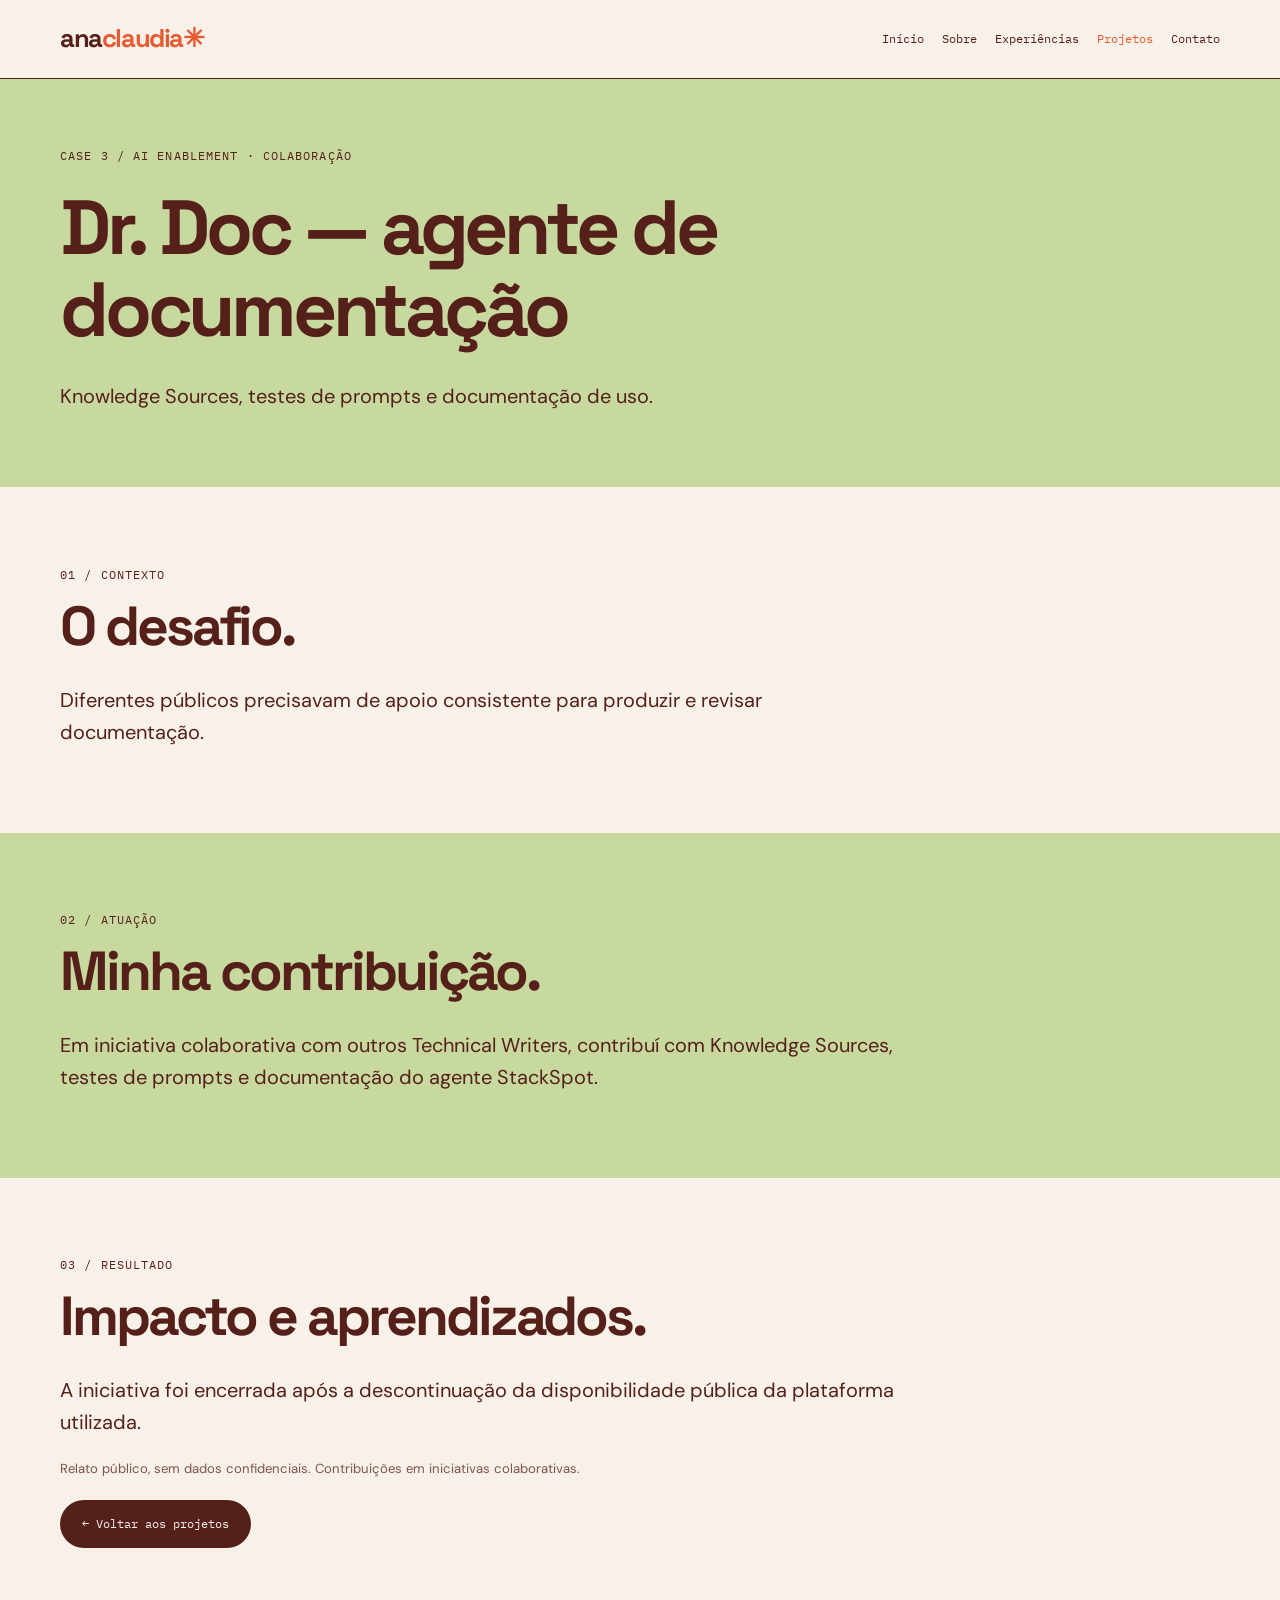
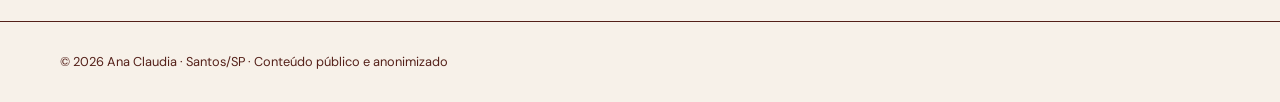
<file: case-dr-doc.html>
<!doctype html><html lang="pt-BR"><head><meta charset="utf-8"><meta name="viewport" content="width=device-width,initial-scale=1"><meta name="theme-color" content="#e65a32"><meta name="description" content="Ana Claudia — conhecimento, tecnologia e transformação"><title>Dr. Doc — agente de documentação | Ana Claudia</title><link rel="stylesheet" href="css/style.css"></head><body><header><nav class="wrap" aria-label="Navegação principal"><a class="brand" href="index.html">ana<span>claudia✳</span></a><div class="links"><a href="index.html" >Início</a><a href="sobre.html" >Sobre</a><a href="experiencias.html" >Experiências</a><a href="projetos.html" aria-current="page">Projetos</a><a href="contato.html" >Contato</a></div></nav></header><main><section class="pagehero"><div class="wrap"><p class="eyebrow">Case 3 / AI Enablement · Colaboração</p><h1>Dr. Doc — agente de documentação</h1><p class="lead">Knowledge Sources, testes de prompts e documentação de uso.</p></div></section><section class="section "><div class="wrap"><p class="eyebrow">01 / Contexto</p><h2>O desafio.</h2><p class="lead">Diferentes públicos precisavam de apoio consistente para produzir e revisar documentação.</p></div></section><section class="section green"><div class="wrap"><p class="eyebrow">02 / Atuação</p><h2>Minha contribuição.</h2><p class="lead">Em iniciativa colaborativa com outros Technical Writers, contribuí com Knowledge Sources, testes de prompts e documentação do agente StackSpot.</p></div></section><section class="section "><div class="wrap"><p class="eyebrow">03 / Resultado</p><h2>Impacto e aprendizados.</h2><p class="lead">A iniciativa foi encerrada após a descontinuação da disponibilidade pública da plataforma utilizada.</p><p class="note">Relato público, sem dados confidenciais. Contribuições em iniciativas colaborativas.</p><a class="btn" href="projetos.html">← Voltar aos projetos</a></div></section></main><footer><div class="wrap">© <span data-year>2026</span> Ana Claudia · Santos/SP · Conteúdo público e anonimizado</div></footer><script src="js/main.js"></script></body></html>
</file>
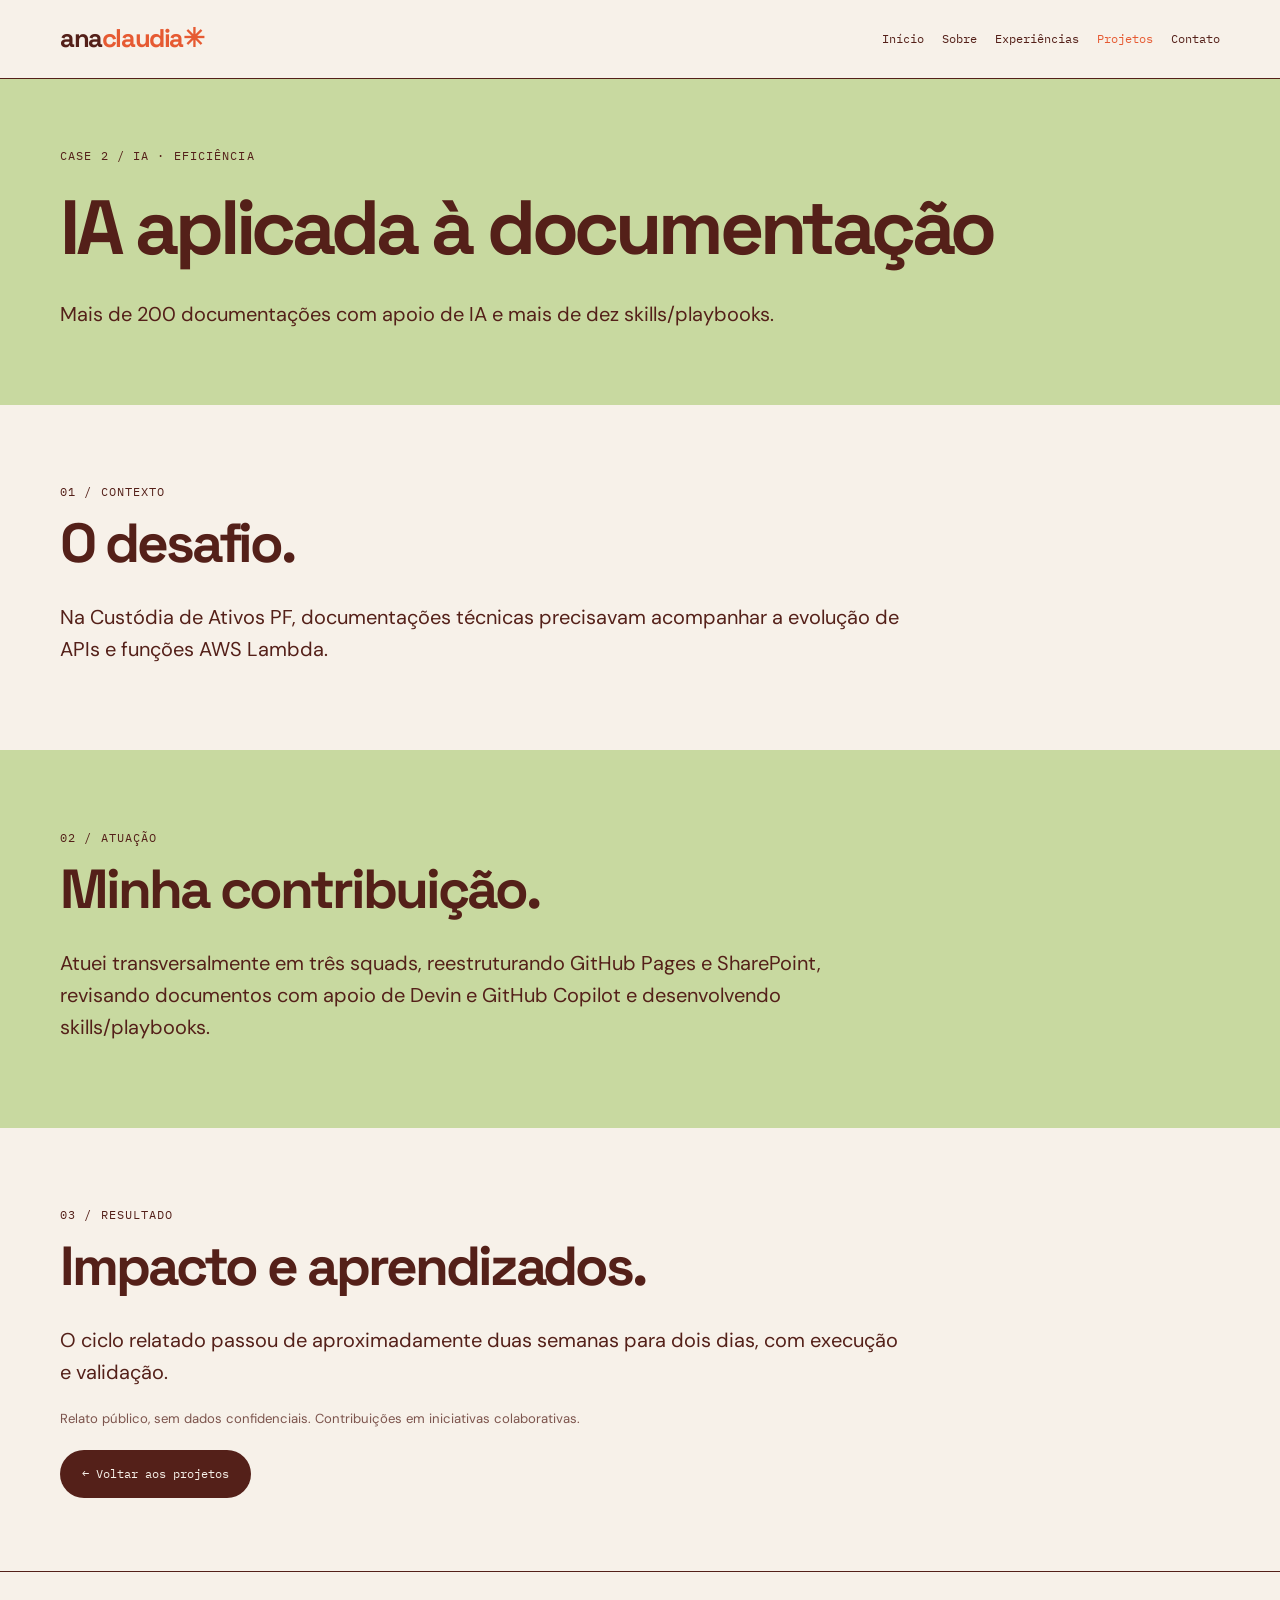
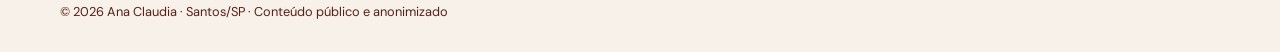
<file: case-ia.html>
<!doctype html><html lang="pt-BR"><head><meta charset="utf-8"><meta name="viewport" content="width=device-width,initial-scale=1"><meta name="theme-color" content="#e65a32"><meta name="description" content="Ana Claudia — conhecimento, tecnologia e transformação"><title>IA aplicada à documentação | Ana Claudia</title><link rel="stylesheet" href="css/style.css"><meta property="og:type" content="article"><meta property="og:title" content="IA aplicada à documentação"><meta property="og:description" content="Mais de 200 documentações com apoio de IA e mais de dez skills e playbooks."><meta property="og:image" content="https://aclaudiap.github.io/portifolio-anaclaudia/img/og-ia.png"><meta property="og:image:width" content="1200"><meta property="og:image:height" content="627"><meta property="og:url" content="https://aclaudiap.github.io/portifolio-anaclaudia/case-ia.html"></head><body><header><nav class="wrap" aria-label="Navegação principal"><a class="brand" href="index.html">ana<span>claudia✳</span></a><div class="links"><a href="index.html" >Início</a><a href="sobre.html" >Sobre</a><a href="experiencias.html" >Experiências</a><a href="projetos.html" aria-current="page">Projetos</a><a href="contato.html" >Contato</a></div></nav></header><main><section class="pagehero"><div class="wrap"><p class="eyebrow">Case 2 / IA · Eficiência</p><h1>IA aplicada à documentação</h1><p class="lead">Mais de 200 documentações com apoio de IA e mais de dez skills/playbooks.</p></div></section><section class="section "><div class="wrap"><p class="eyebrow">01 / Contexto</p><h2>O desafio.</h2><p class="lead">Na Custódia de Ativos PF, documentações técnicas precisavam acompanhar a evolução de APIs e funções AWS Lambda.</p></div></section><section class="section green"><div class="wrap"><p class="eyebrow">02 / Atuação</p><h2>Minha contribuição.</h2><p class="lead">Atuei transversalmente em três squads, reestruturando GitHub Pages e SharePoint, revisando documentos com apoio de Devin e GitHub Copilot e desenvolvendo skills/playbooks.</p></div></section><section class="section "><div class="wrap"><p class="eyebrow">03 / Resultado</p><h2>Impacto e aprendizados.</h2><p class="lead">O ciclo relatado passou de aproximadamente duas semanas para dois dias, com execução e validação.</p><p class="note">Relato público, sem dados confidenciais. Contribuições em iniciativas colaborativas.</p><a class="btn" href="projetos.html">← Voltar aos projetos</a></div></section></main><footer><div class="wrap">© <span data-year>2026</span> Ana Claudia · Santos/SP · Conteúdo público e anonimizado</div></footer><script src="js/main.js"></script></body></html>
</file>
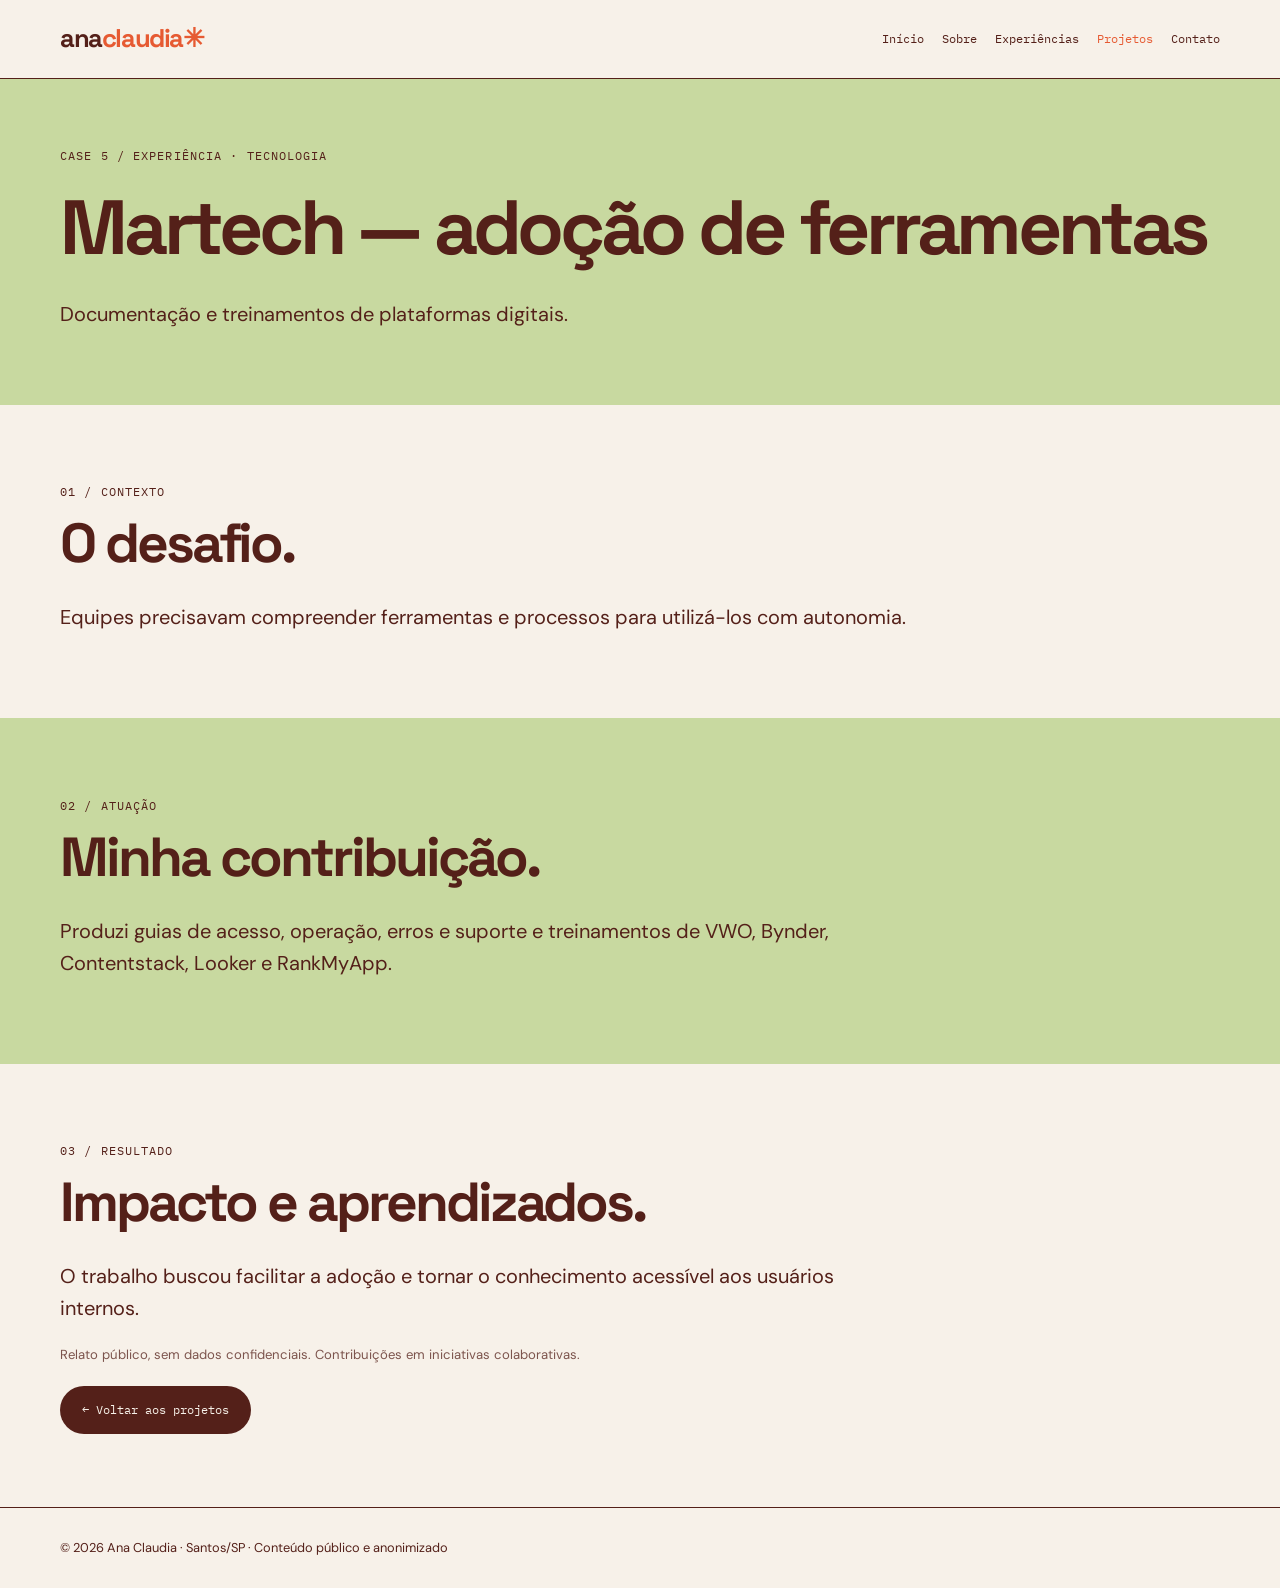
<file: case-martech.html>
<!doctype html><html lang="pt-BR"><head><meta charset="utf-8"><meta name="viewport" content="width=device-width,initial-scale=1"><meta name="theme-color" content="#e65a32"><meta name="description" content="Ana Claudia — conhecimento, tecnologia e transformação"><title>Martech — adoção de ferramentas | Ana Claudia</title><link rel="stylesheet" href="css/style.css"></head><body><header><nav class="wrap" aria-label="Navegação principal"><a class="brand" href="index.html">ana<span>claudia✳</span></a><div class="links"><a href="index.html" >Início</a><a href="sobre.html" >Sobre</a><a href="experiencias.html" >Experiências</a><a href="projetos.html" aria-current="page">Projetos</a><a href="contato.html" >Contato</a></div></nav></header><main><section class="pagehero"><div class="wrap"><p class="eyebrow">Case 5 / Experiência · Tecnologia</p><h1>Martech — adoção de ferramentas</h1><p class="lead">Documentação e treinamentos de plataformas digitais.</p></div></section><section class="section "><div class="wrap"><p class="eyebrow">01 / Contexto</p><h2>O desafio.</h2><p class="lead">Equipes precisavam compreender ferramentas e processos para utilizá-los com autonomia.</p></div></section><section class="section green"><div class="wrap"><p class="eyebrow">02 / Atuação</p><h2>Minha contribuição.</h2><p class="lead">Produzi guias de acesso, operação, erros e suporte e treinamentos de VWO, Bynder, Contentstack, Looker e RankMyApp.</p></div></section><section class="section "><div class="wrap"><p class="eyebrow">03 / Resultado</p><h2>Impacto e aprendizados.</h2><p class="lead">O trabalho buscou facilitar a adoção e tornar o conhecimento acessível aos usuários internos.</p><p class="note">Relato público, sem dados confidenciais. Contribuições em iniciativas colaborativas.</p><a class="btn" href="projetos.html">← Voltar aos projetos</a></div></section></main><footer><div class="wrap">© <span data-year>2026</span> Ana Claudia · Santos/SP · Conteúdo público e anonimizado</div></footer><script src="js/main.js"></script></body></html>
</file>
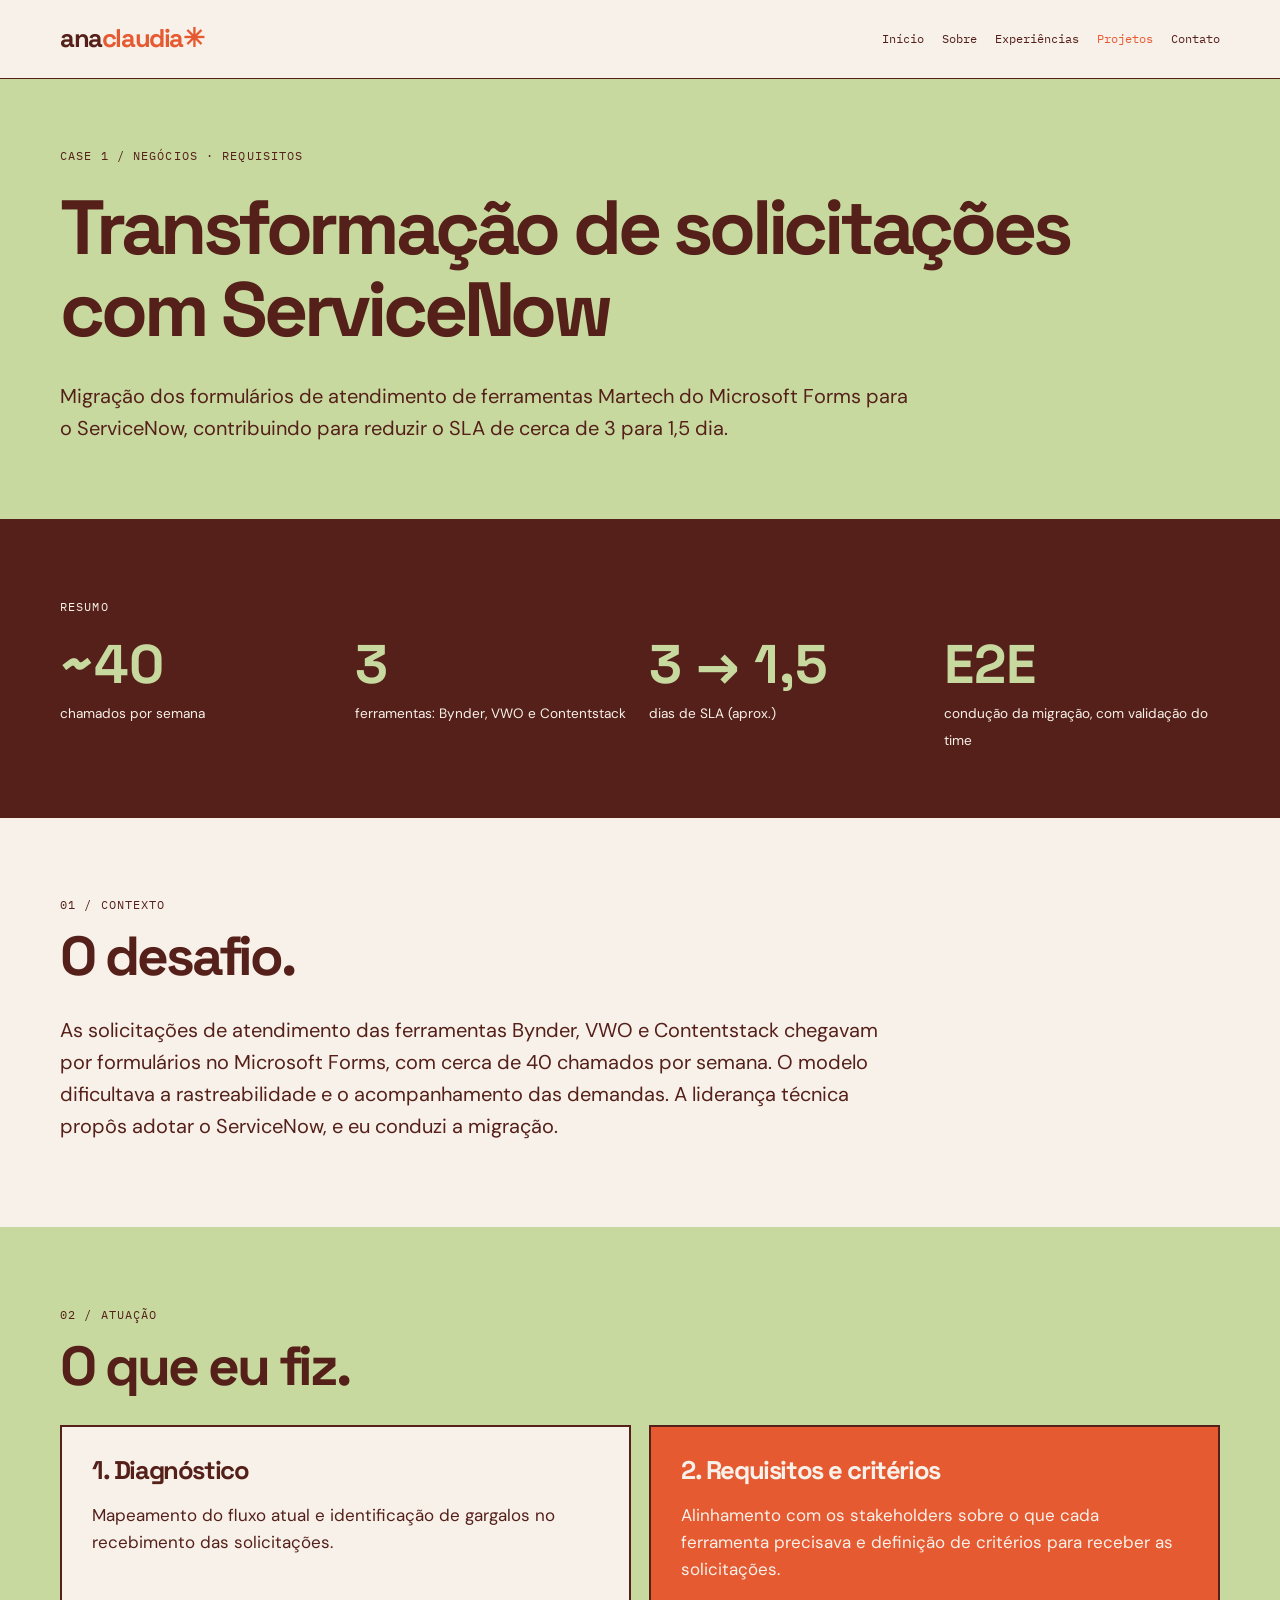
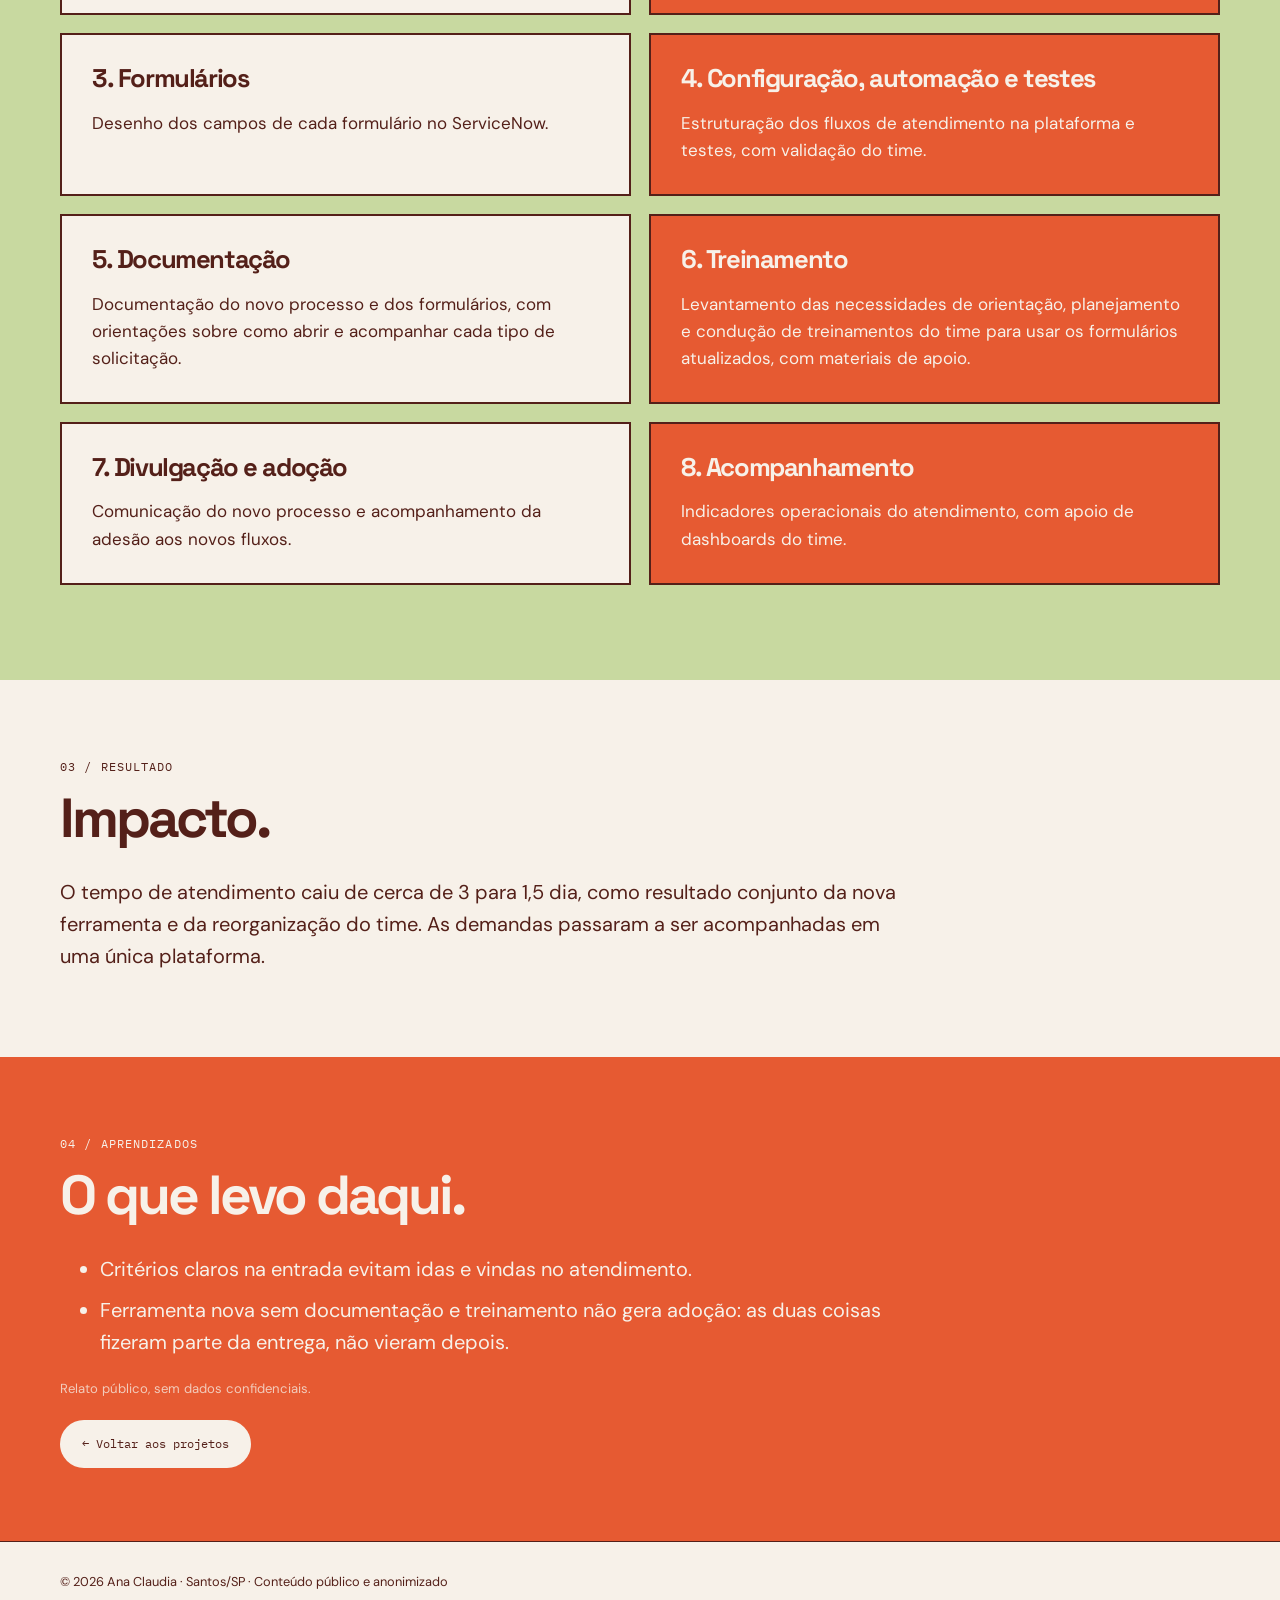
<file: case-servicenow.html>
<!doctype html><html lang="pt-BR"><head><meta charset="utf-8"><meta name="viewport" content="width=device-width,initial-scale=1"><meta name="theme-color" content="#e65a32"><meta name="description" content="Case: migração dos formulários de atendimento de ferramentas Martech do Microsoft Forms para o ServiceNow, contribuindo para reduzir o SLA de cerca de 3 para 1,5 dia."><title>Transformação de solicitações com ServiceNow | Ana Claudia</title><link rel="stylesheet" href="css/style.css"><meta property="og:type" content="article"><meta property="og:title" content="Transformação de solicitações com ServiceNow"><meta property="og:description" content="Migração dos formulários de atendimento de ferramentas Martech do Microsoft Forms para o ServiceNow, contribuindo para reduzir o SLA de cerca de 3 para 1,5 dia."><meta property="og:image" content="https://aclaudiap.github.io/portifolio-anaclaudia/img/og-servicenow.png"><meta property="og:image:width" content="1200"><meta property="og:image:height" content="627"><meta property="og:url" content="https://aclaudiap.github.io/portifolio-anaclaudia/case-servicenow.html"></head><body><header><nav class="wrap" aria-label="Navegação principal"><a class="brand" href="index.html">ana<span>claudia✳</span></a><div class="links"><a href="index.html" >Início</a><a href="sobre.html" >Sobre</a><a href="experiencias.html" >Experiências</a><a href="projetos.html" aria-current="page">Projetos</a><a href="contato.html" >Contato</a></div></nav></header><main>

<section class="pagehero"><div class="wrap"><p class="eyebrow">Case 1 / Negócios · Requisitos</p><h1>Transformação de solicitações com ServiceNow</h1><p class="lead">Migração dos formulários de atendimento de ferramentas Martech do Microsoft Forms para o ServiceNow, contribuindo para reduzir o SLA de cerca de 3 para 1,5 dia.</p></div></section>

<section class="section dark"><div class="wrap"><p class="eyebrow">Resumo</p><div class="stats">
<div><strong>~40</strong><span>chamados por semana</span></div>
<div><strong>3</strong><span>ferramentas: Bynder, VWO e Contentstack</span></div>
<div><strong>3 → 1,5</strong><span>dias de SLA (aprox.)</span></div>
<div><strong>E2E</strong><span>condução da migração, com validação do time</span></div>
</div></div></section>

<section class="section"><div class="wrap"><p class="eyebrow">01 / Contexto</p><h2>O desafio.</h2><p class="lead">As solicitações de atendimento das ferramentas Bynder, VWO e Contentstack chegavam por formulários no Microsoft Forms, com cerca de 40 chamados por semana. O modelo dificultava a rastreabilidade e o acompanhamento das demandas. A liderança técnica propôs adotar o ServiceNow, e eu conduzi a migração.</p></div></section>

<section class="section green"><div class="wrap"><p class="eyebrow">02 / Atuação</p><h2>O que eu fiz.</h2><div class="grid">
<div class="tile"><h3>1. Diagnóstico</h3><p>Mapeamento do fluxo atual e identificação de gargalos no recebimento das solicitações.</p></div>
<div class="tile"><h3>2. Requisitos e critérios</h3><p>Alinhamento com os stakeholders sobre o que cada ferramenta precisava e definição de critérios para receber as solicitações.</p></div>
<div class="tile"><h3>3. Formulários</h3><p>Desenho dos campos de cada formulário no ServiceNow.</p></div>
<div class="tile"><h3>4. Configuração, automação e testes</h3><p>Estruturação dos fluxos de atendimento na plataforma e testes, com validação do time.</p></div>
<div class="tile"><h3>5. Documentação</h3><p>Documentação do novo processo e dos formulários, com orientações sobre como abrir e acompanhar cada tipo de solicitação.</p></div>
<div class="tile"><h3>6. Treinamento</h3><p>Levantamento das necessidades de orientação, planejamento e condução de treinamentos do time para usar os formulários atualizados, com materiais de apoio.</p></div>
<div class="tile"><h3>7. Divulgação e adoção</h3><p>Comunicação do novo processo e acompanhamento da adesão aos novos fluxos.</p></div>
<div class="tile"><h3>8. Acompanhamento</h3><p>Indicadores operacionais do atendimento, com apoio de dashboards do time.</p></div>
</div></div></section>

<section class="section"><div class="wrap"><p class="eyebrow">03 / Resultado</p><h2>Impacto.</h2><p class="lead">O tempo de atendimento caiu de cerca de 3 para 1,5 dia, como resultado conjunto da nova ferramenta e da reorganização do time. As demandas passaram a ser acompanhadas em uma única plataforma.</p></div></section>

<section class="section orange"><div class="wrap"><p class="eyebrow">04 / Aprendizados</p><h2>O que levo daqui.</h2><ul class="lead">
<li>Critérios claros na entrada evitam idas e vindas no atendimento.</li>
<li>Ferramenta nova sem documentação e treinamento não gera adoção: as duas coisas fizeram parte da entrega, não vieram depois.</li>
</ul><p class="note">Relato público, sem dados confidenciais.</p><a class="btn light" href="projetos.html">← Voltar aos projetos</a></div></section>

</main><footer><div class="wrap">© <span data-year>2026</span> Ana Claudia · Santos/SP · Conteúdo público e anonimizado</div></footer><script src="js/main.js"></script></body></html>
</file>
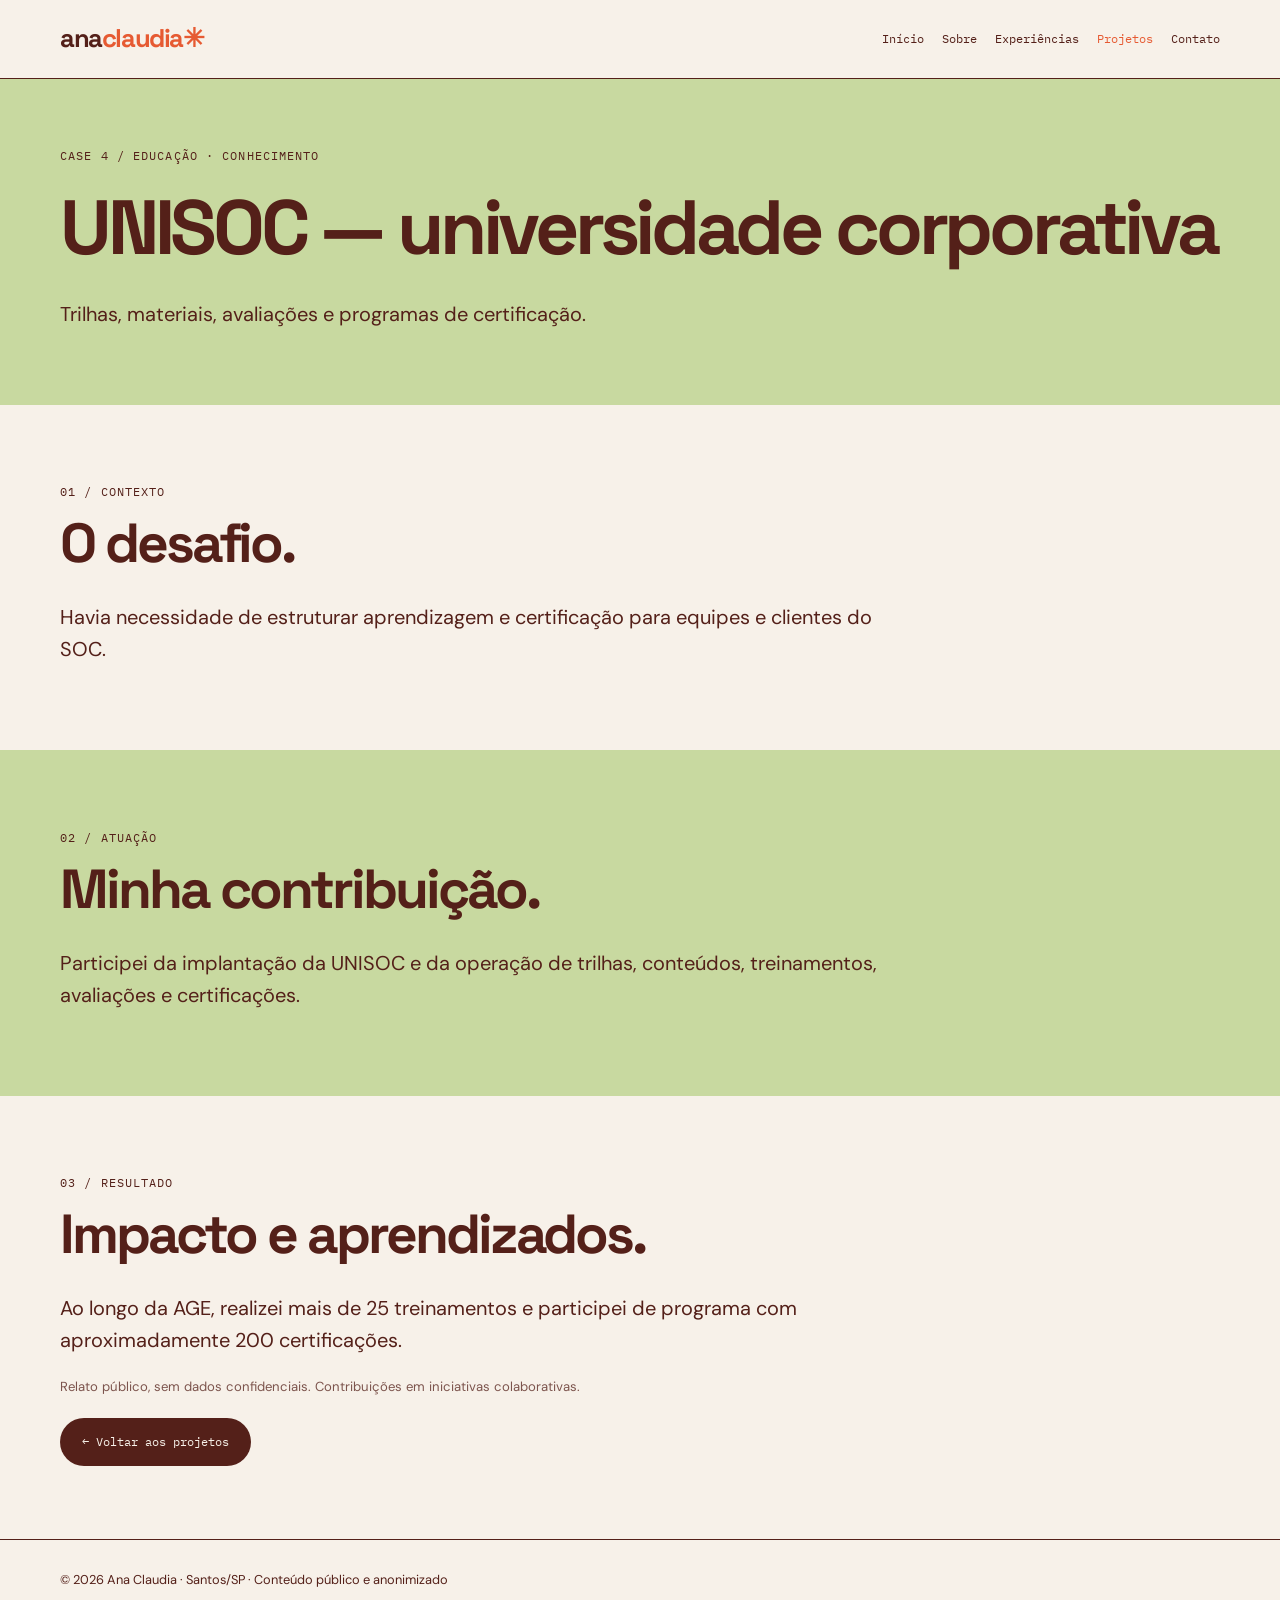
<file: case-unisoc.html>
<!doctype html><html lang="pt-BR"><head><meta charset="utf-8"><meta name="viewport" content="width=device-width,initial-scale=1"><meta name="theme-color" content="#e65a32"><meta name="description" content="Ana Claudia — conhecimento, tecnologia e transformação"><title>UNISOC — universidade corporativa | Ana Claudia</title><link rel="stylesheet" href="css/style.css"></head><body><header><nav class="wrap" aria-label="Navegação principal"><a class="brand" href="index.html">ana<span>claudia✳</span></a><div class="links"><a href="index.html" >Início</a><a href="sobre.html" >Sobre</a><a href="experiencias.html" >Experiências</a><a href="projetos.html" aria-current="page">Projetos</a><a href="contato.html" >Contato</a></div></nav></header><main><section class="pagehero"><div class="wrap"><p class="eyebrow">Case 4 / Educação · Conhecimento</p><h1>UNISOC — universidade corporativa</h1><p class="lead">Trilhas, materiais, avaliações e programas de certificação.</p></div></section><section class="section "><div class="wrap"><p class="eyebrow">01 / Contexto</p><h2>O desafio.</h2><p class="lead">Havia necessidade de estruturar aprendizagem e certificação para equipes e clientes do SOC.</p></div></section><section class="section green"><div class="wrap"><p class="eyebrow">02 / Atuação</p><h2>Minha contribuição.</h2><p class="lead">Participei da implantação da UNISOC e da operação de trilhas, conteúdos, treinamentos, avaliações e certificações.</p></div></section><section class="section "><div class="wrap"><p class="eyebrow">03 / Resultado</p><h2>Impacto e aprendizados.</h2><p class="lead">Ao longo da AGE, realizei mais de 25 treinamentos e participei de programa com aproximadamente 200 certificações.</p><p class="note">Relato público, sem dados confidenciais. Contribuições em iniciativas colaborativas.</p><a class="btn" href="projetos.html">← Voltar aos projetos</a></div></section></main><footer><div class="wrap">© <span data-year>2026</span> Ana Claudia · Santos/SP · Conteúdo público e anonimizado</div></footer><script src="js/main.js"></script></body></html>
</file>
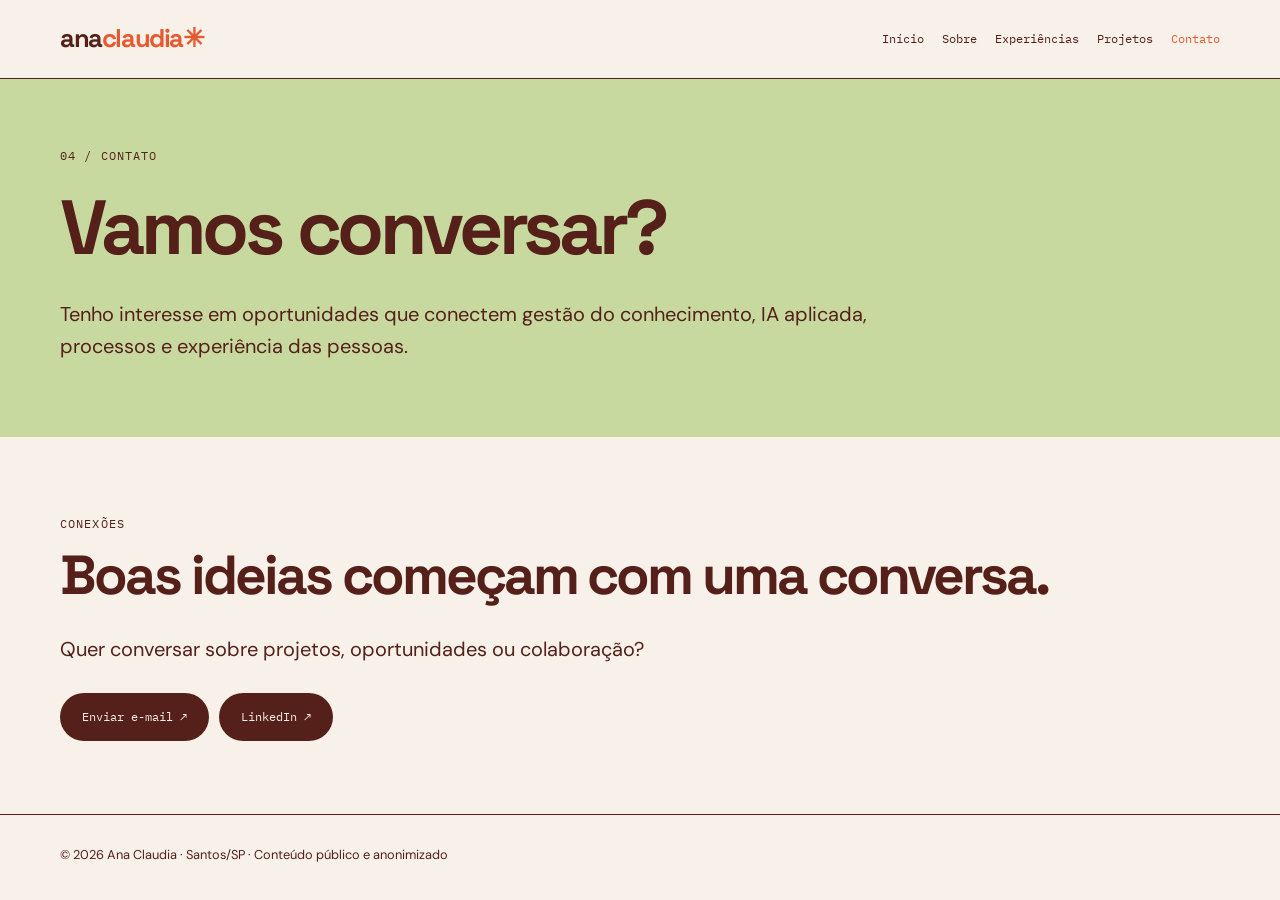
<file: contato.html>
<!doctype html><html lang="pt-BR"><head><meta charset="utf-8"><meta name="viewport" content="width=device-width,initial-scale=1"><meta name="theme-color" content="#e65a32"><meta name="description" content="Ana Claudia — conhecimento, tecnologia e transformação"><title>Contato | Ana Claudia</title><link rel="stylesheet" href="css/style.css"></head><body><header><nav class="wrap" aria-label="Navegação principal"><a class="brand" href="index.html">ana<span>claudia✳</span></a><div class="links"><a href="index.html" >Início</a><a href="sobre.html" >Sobre</a><a href="experiencias.html" >Experiências</a><a href="projetos.html" >Projetos</a><a href="contato.html" aria-current="page">Contato</a></div></nav></header><main><section class="pagehero"><div class="wrap"><p class="eyebrow">04 / Contato</p><h1>Vamos conversar?</h1><p class="lead">Tenho interesse em oportunidades que conectem gestão do conhecimento, IA aplicada, processos e experiência das pessoas.</p></div></section><section class="section "><div class="wrap"><p class="eyebrow">Conexões</p><h2>Boas ideias começam com uma conversa.</h2><p class="lead">Quer conversar sobre projetos, oportunidades ou colaboração?</p><a class="btn" href="mailto:anaclaudiapcs@gmail.com">Enviar e-mail ↗</a><a class="btn" href="https://www.linkedin.com/in/aclaudiap" target="_blank" rel="noopener noreferrer">LinkedIn ↗</a></div></section></main><footer><div class="wrap">© <span data-year>2026</span> Ana Claudia · Santos/SP · Conteúdo público e anonimizado</div></footer><script src="js/main.js"></script></body></html>
</file>
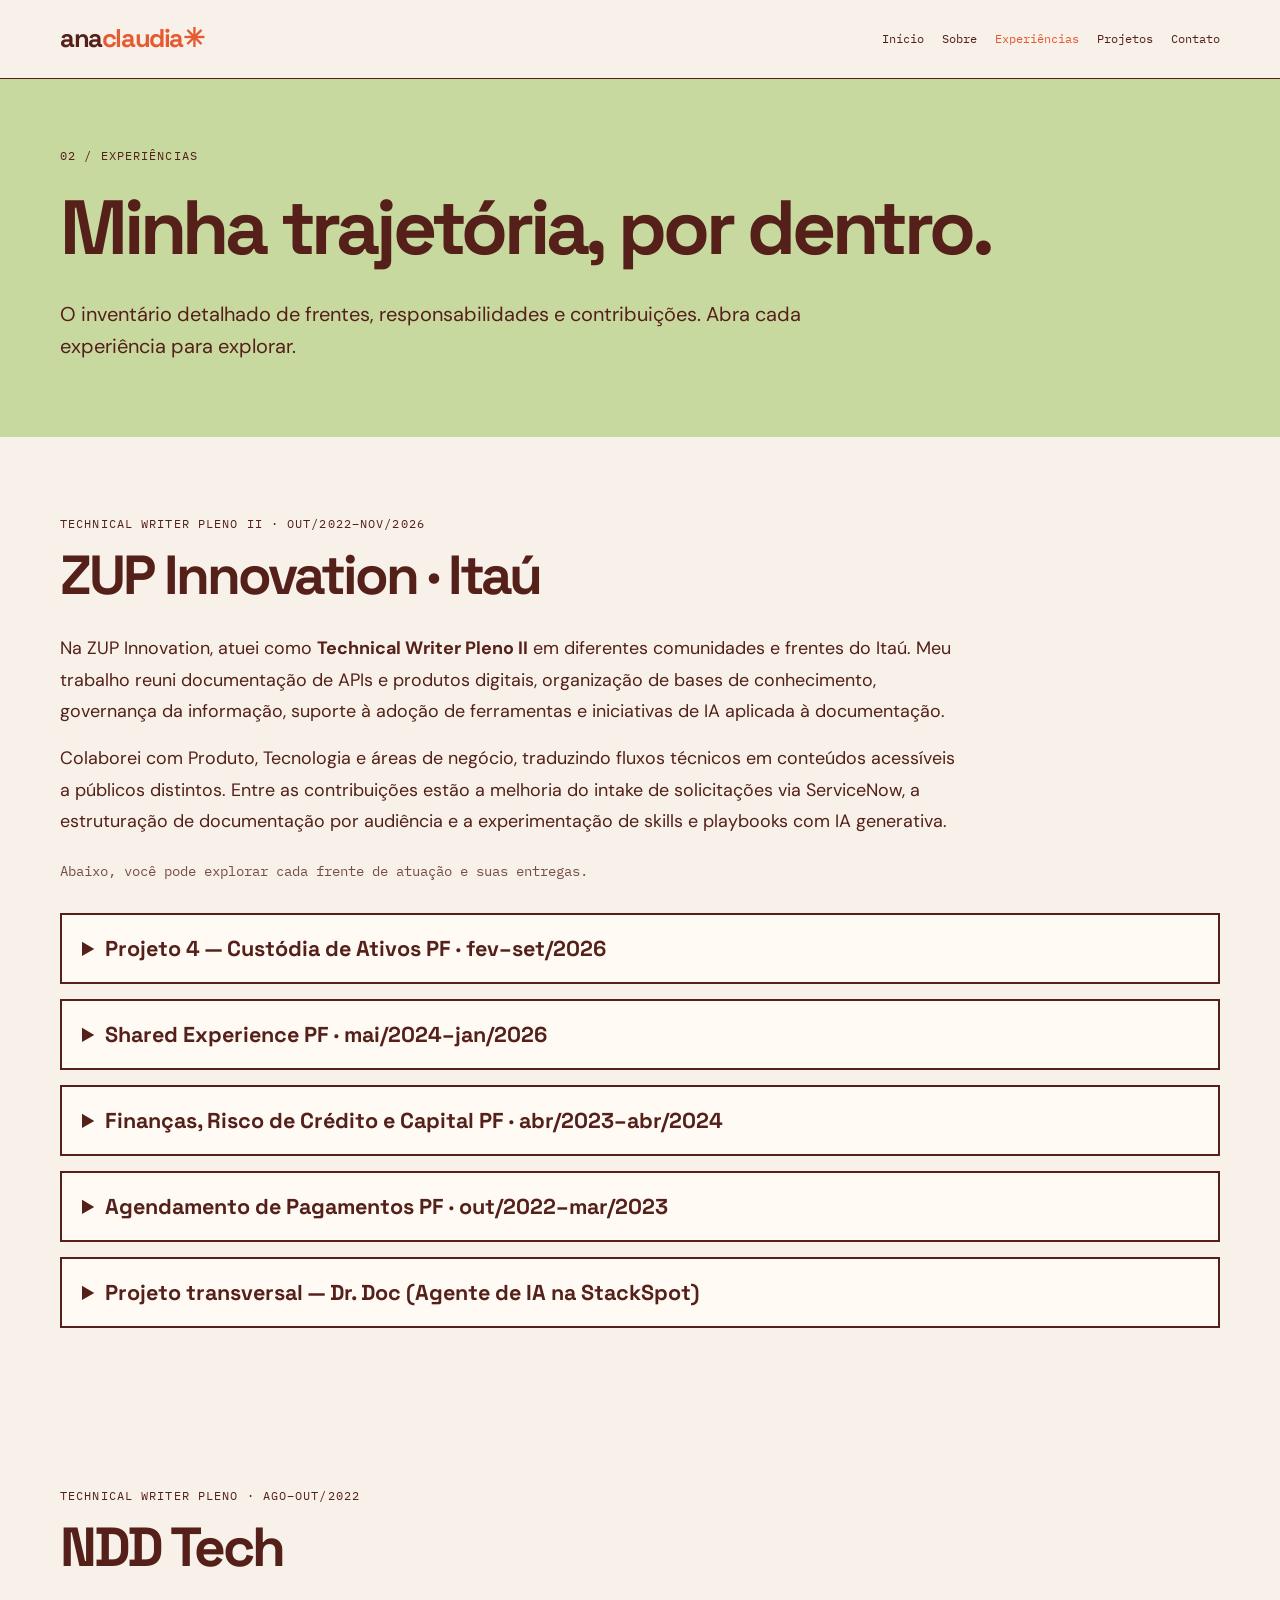
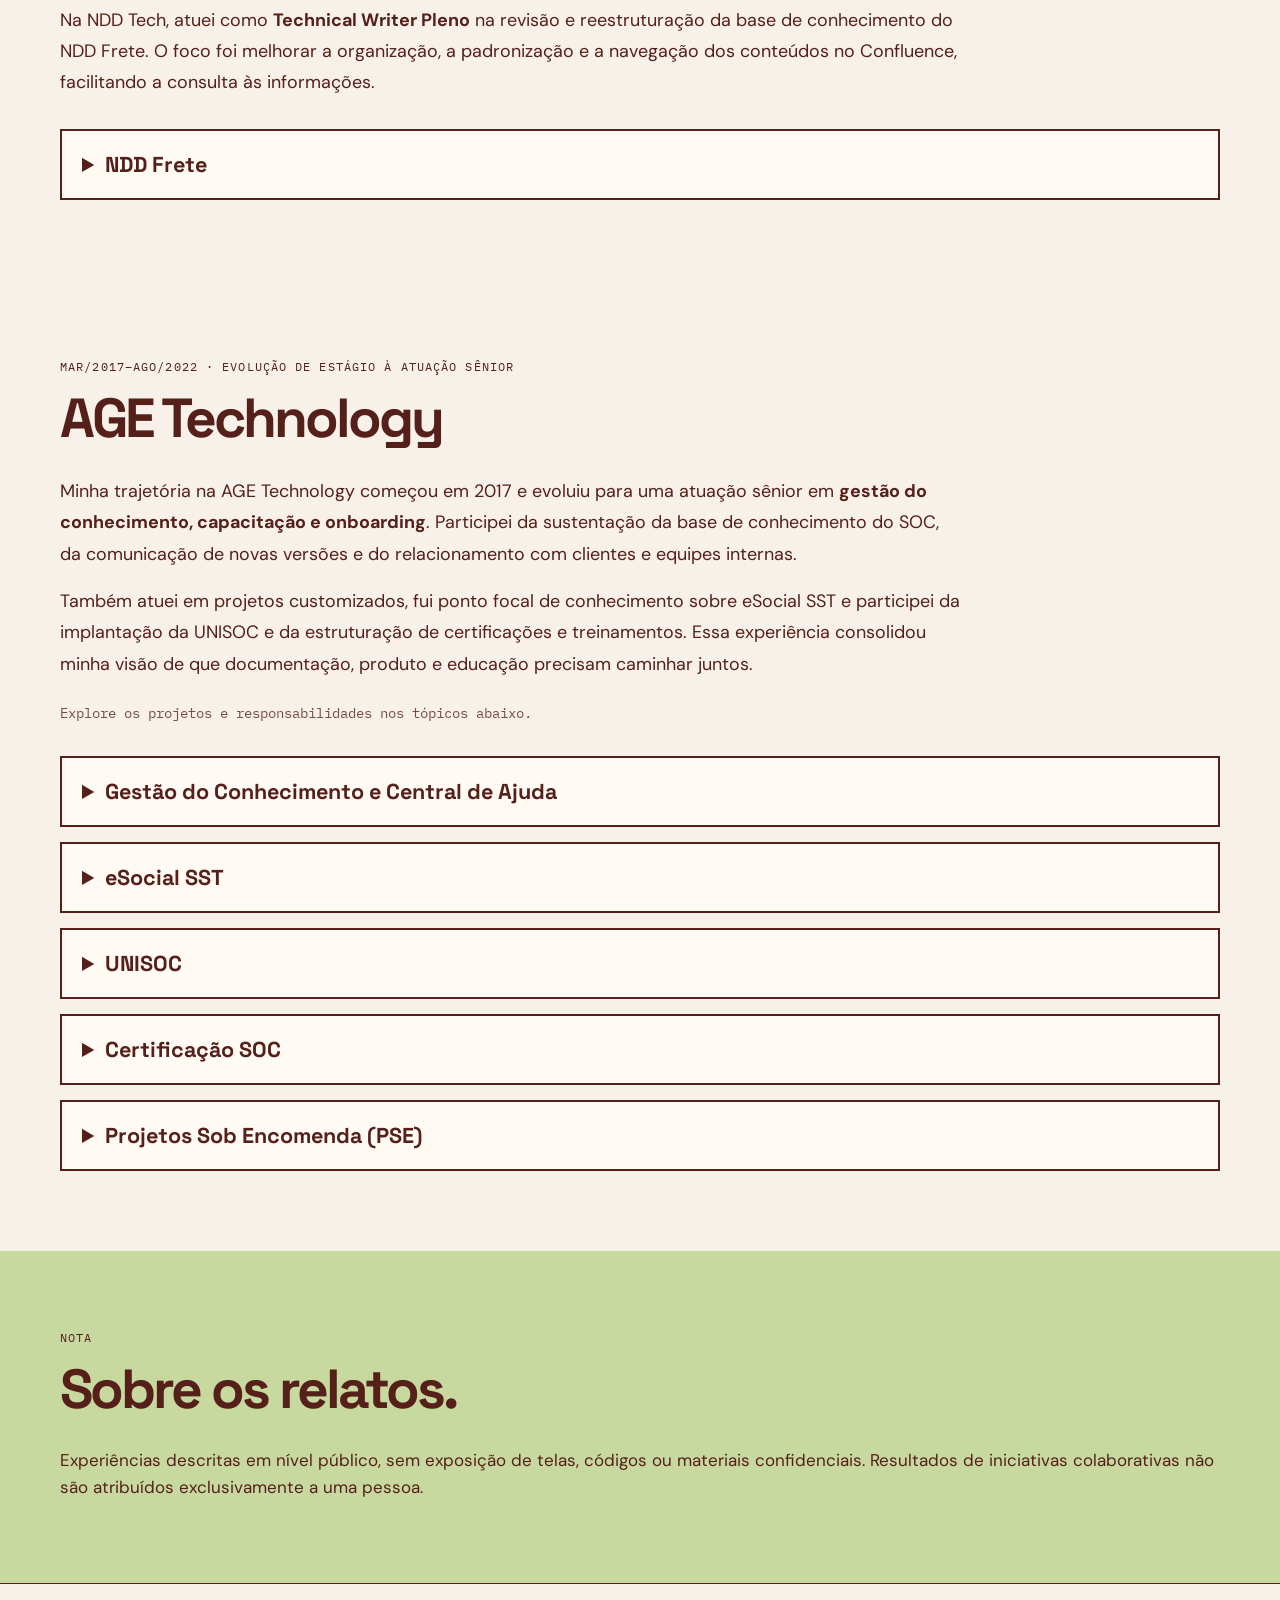
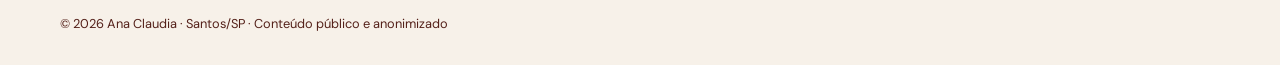
<file: experiencias.html>
<!doctype html><html lang="pt-BR"><head><meta charset="utf-8"><meta name="viewport" content="width=device-width,initial-scale=1"><meta name="theme-color" content="#e65a32"><meta name="description" content="Ana Claudia — conhecimento, tecnologia e transformação"><title>Experiências | Ana Claudia</title><link rel="stylesheet" href="css/style.css"></head><body><header><nav class="wrap" aria-label="Navegação principal"><a class="brand" href="index.html">ana<span>claudia✳</span></a><div class="links"><a href="index.html" >Início</a><a href="sobre.html" >Sobre</a><a href="experiencias.html" aria-current="page">Experiências</a><a href="projetos.html" >Projetos</a><a href="contato.html" >Contato</a></div></nav></header><main><section class="pagehero"><div class="wrap"><p class="eyebrow">02 / Experiências</p><h1>Minha trajetória, por dentro.</h1><p class="lead">O inventário detalhado de frentes, responsabilidades e contribuições. Abra cada experiência para explorar.</p></div></section><section class="section "><div class="wrap"><p class="eyebrow">Technical Writer Pleno II · out/2022–nov/2026</p><h2>ZUP Innovation · Itaú</h2><div class="experience-intro"><p>Na ZUP Innovation, atuei como <strong>Technical Writer Pleno II</strong> em diferentes comunidades e frentes do Itaú. Meu trabalho reuni documentação de APIs e produtos digitais, organização de bases de conhecimento, governança da informação, suporte à adoção de ferramentas e iniciativas de IA aplicada à documentação.</p><p>Colaborei com Produto, Tecnologia e áreas de negócio, traduzindo fluxos técnicos em conteúdos acessíveis a públicos distintos. Entre as contribuições estão a melhoria do intake de solicitações via ServiceNow, a estruturação de documentação por audiência e a experimentação de skills e playbooks com IA generativa.</p><p class="expand-hint">Abaixo, você pode explorar cada frente de atuação e suas entregas.</p></div><details><summary>Projeto 4 — Custódia de Ativos PF · fev–set/2026</summary><div class="inside"><p>Atuação transversal nas squads CEP, Baixa da Operação e Plataforma Pós-venda, RT Servir ao Cliente.</p><ul><li>Reestruturação de documentação de APIs e AWS Lambdas em GitHub Pages e conteúdos internos no SharePoint.</li><li>Mais de 200 documentos criados, revisados ou atualizados com apoio de IA generativa, incluindo Devin e GitHub Copilot.</li><li>Desenvolvimento de mais de dez skills e playbooks para padronização da documentação.</li><li>Redução relatada do ciclo de documentação de aproximadamente duas semanas para dois dias, incluindo execução e validação.</li></ul></div></details><details><summary>Shared Experience PF · mai/2024–jan/2026</summary><div class="inside"><p>RT Martech, squad Stack e Operação; RT Governança 360i, squad Governança.</p><ul><li>Documentação e treinamentos de VWO, Bynder, Contentstack, Looker, RankMyApp e outras ferramentas Martech.</li><li>Guias de acesso, operação, resolução de erros e suporte; documentação técnica e de negócio para 360i.</li><li>Participação em discussões sobre taxonomias e governança da informação.</li><li>Migração de formulários de Bynder, VWO e Contentstack do Microsoft Forms para ServiceNow: requisitos, campos, configuração, publicação, treinamento e materiais de apoio.</li><li>Redução reportada do SLA de aproximadamente três para 1,5 dia, em resultado conjunto.</li></ul></div></details><details><summary>Finanças, Risco de Crédito e Capital PF · abr/2023–abr/2024</summary><div class="inside"><p>RT Finanças, atuação dedicada em squad multidisciplinar.</p><ul><li>Documentação técnica e interna das camadas SOT, SOR e ESPEC.</li><li>Documentação de código e páginas de referência para a diretoria.</li><li>Organização e migração de conteúdos entre Confluence, GitHub Pages e SharePoint.</li></ul></div></details><details><summary>Agendamento de Pagamentos PF · out/2022–mar/2023</summary><div class="inside"><p>RT Agendamentos, atuação dedicada em squad.</p><ul><li>Documentação de APIs de agendamento de pagamentos, boletos, DOC/TED e Pix.</li><li>Uso de Markdown, Confluence e GitHub Pages e colaboração com Produto e Tecnologia.</li></ul></div></details><details><summary>Projeto transversal — Dr. Doc (Agente de IA na StackSpot)</summary><div class="inside"><p>Iniciativa colaborativa de agente de IA na StackSpot.</p><ul><li>Criação de Knowledge Sources, testes de prompts e documentação de uso.</li><li>Agente de apoio a Technical Writers, desenvolvedores, arquitetos e outros públicos.</li><li>Iniciativa encerrada após a descontinuação da disponibilidade pública da plataforma.</li></ul></div></details></div></section><section class="section "><div class="wrap"><p class="eyebrow">Technical Writer Pleno · ago–out/2022</p><h2>NDD Tech</h2><div class="experience-intro"><p>Na NDD Tech, atuei como <strong>Technical Writer Pleno</strong> na revisão e reestruturação da base de conhecimento do NDD Frete. O foco foi melhorar a organização, a padronização e a navegação dos conteúdos no Confluence, facilitando a consulta às informações.</p></div><details><summary>NDD Frete</summary><div class="inside"><p>Reestruturação da base de conhecimento.</p><ul><li>Revisão, organização e padronização de conteúdos no Confluence para melhorar estrutura e navegação.</li></ul></div></details></div></section><section class="section "><div class="wrap"><p class="eyebrow">Mar/2017–ago/2022 · evolução de estágio à atuação sênior</p><h2>AGE Technology</h2><div class="experience-intro"><p>Minha trajetória na AGE Technology começou em 2017 e evoluiu para uma atuação sênior em <strong>gestão do conhecimento, capacitação e onboarding</strong>. Participei da sustentação da base de conhecimento do SOC, da comunicação de novas versões e do relacionamento com clientes e equipes internas.</p><p>Também atuei em projetos customizados, fui ponto focal de conhecimento sobre eSocial SST e participei da implantação da UNISOC e da estruturação de certificações e treinamentos. Essa experiência consolidou minha visão de que documentação, produto e educação precisam caminhar juntos.</p><p class="expand-hint">Explore os projetos e responsabilidades nos tópicos abaixo.</p></div><details><summary>Gestão do Conhecimento e Central de Ajuda</summary><div class="inside"><p>Documentação e comunicação da evolução do SOC.</p><ul><li>Criação e manutenção de artigos da Central de Ajuda e Topdesk.</li><li>Boletins de versão e documentação de atualizações quinzenais.</li><li>Canal de feedback para melhoria contínua dos conteúdos.</li></ul></div></details><details><summary>eSocial SST</summary><div class="inside"><p>Ponto focal de conhecimento.</p><ul><li>Acompanhamento de mudanças legais e impactos no produto.</li><li>Participação em discussões técnicas e produção de documentação, workshops, vídeos e treinamentos.</li></ul></div></details><details><summary>UNISOC</summary><div class="inside"><p>Implantação da universidade corporativa.</p><ul><li>Estruturação de trilhas de aprendizagem, materiais, avaliações e certificações.</li><li>Apoio a aprovações de compras via Conta Azul e operação do sistema Escudo.</li></ul></div></details><details><summary>Certificação SOC</summary><div class="inside"><p>Capacitação de equipes e clientes.</p><ul><li>Desenho e operação do programa de certificações SOC, com aproximadamente 200 certificações.</li><li>Organização de provas, gabaritos, certificados, assinaturas e agendamentos.</li><li>Mais de 25 treinamentos realizados na AGE.</li><li>Apresentação da Central de Ajuda para mais de 200 clientes no encontro de usuários SOC de 2019.</li></ul></div></details><details><summary>Projetos Sob Encomenda (PSE)</summary><div class="inside"><p>Aproximadamente 15 projetos customizados.</p><ul><li>Entendimento de necessidades de clientes e interface com Suporte, Projetos, Produto e Tecnologia.</li><li>Estruturação de propostas comerciais e acompanhamento de aprovação e faturamento.</li><li>Acompanhamento de desenvolvimento, testes, documentação, entrega, apresentação e pós-entrega.</li><li>Coordenação dos entregáveis de gestão do conhecimento, com apoio das equipes responsáveis.</li></ul></div></details></div></section><section class="section green"><div class="wrap"><p class="eyebrow">Nota</p><h2>Sobre os relatos.</h2><p>Experiências descritas em nível público, sem exposição de telas, códigos ou materiais confidenciais. Resultados de iniciativas colaborativas não são atribuídos exclusivamente a uma pessoa.</p></div></section></main><footer><div class="wrap">© <span data-year>2026</span> Ana Claudia · Santos/SP · Conteúdo público e anonimizado</div></footer><script src="js/main.js"></script></body></html>
</file>
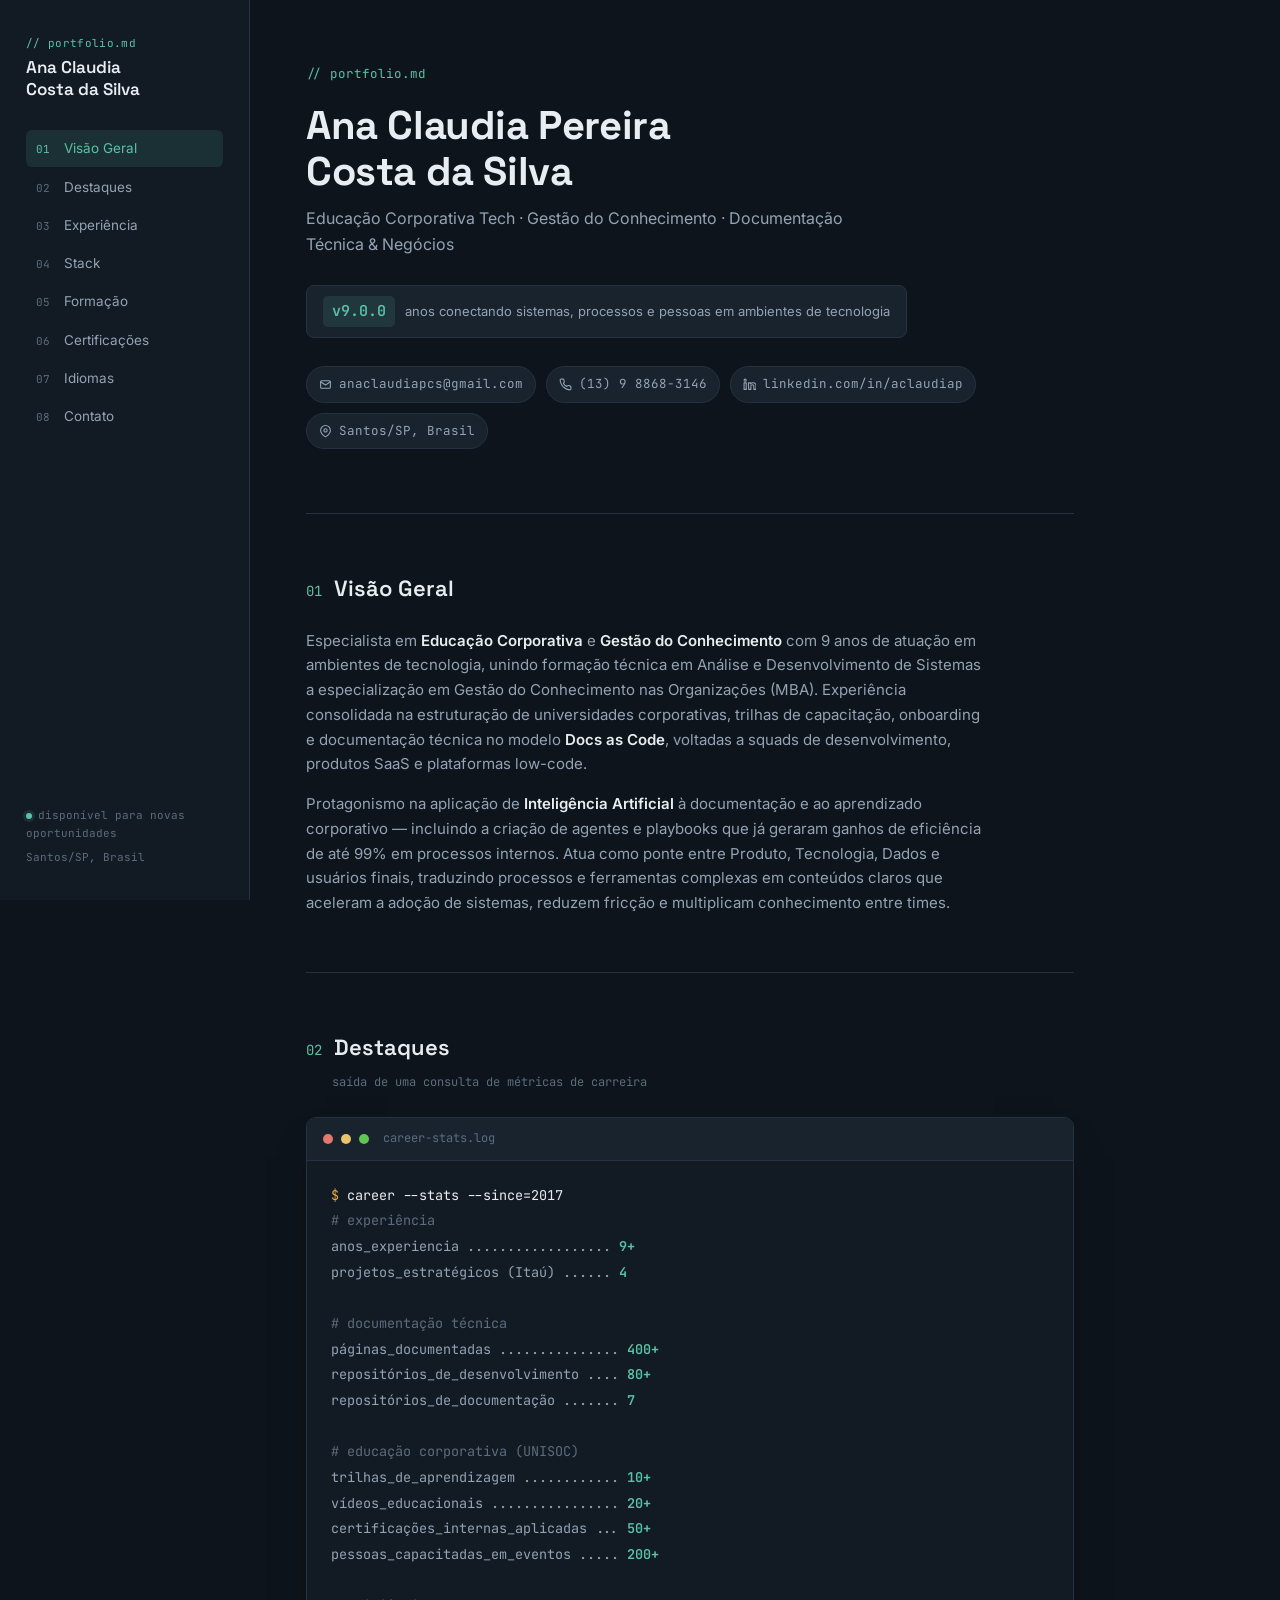
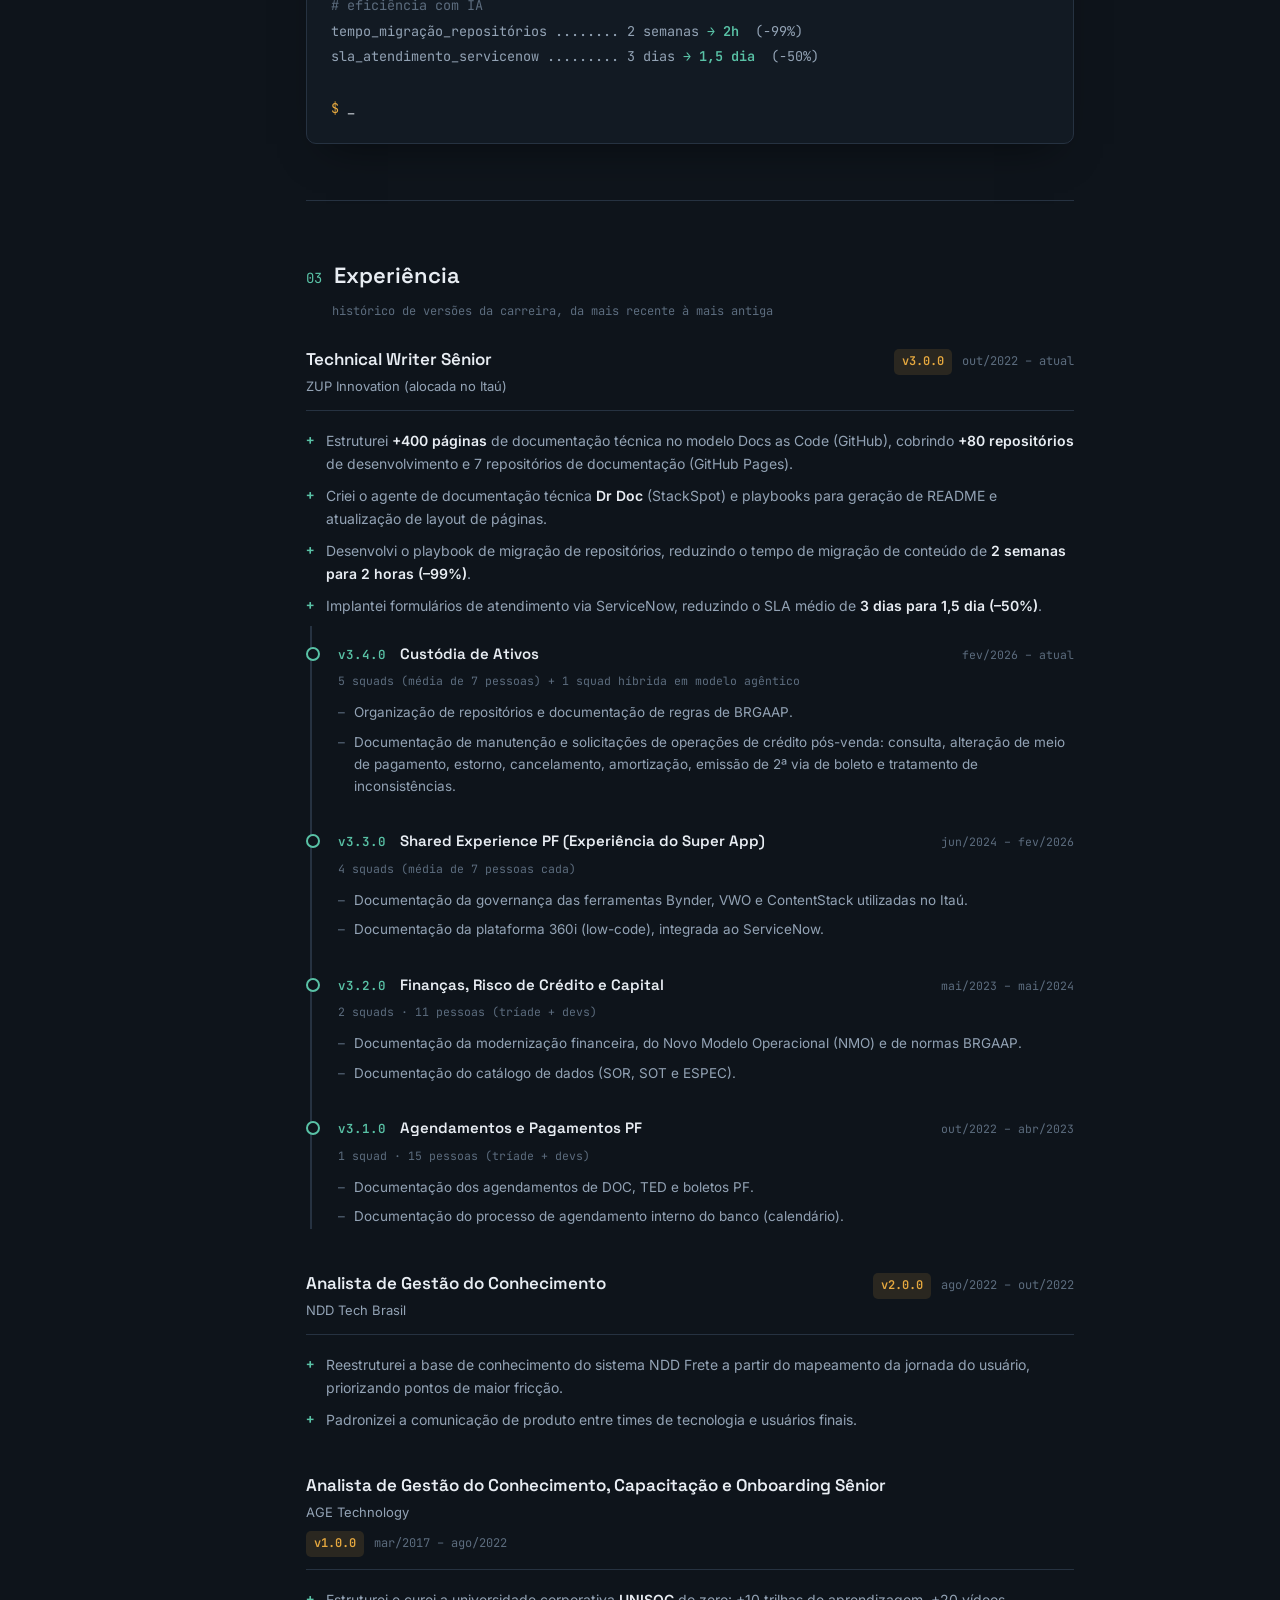
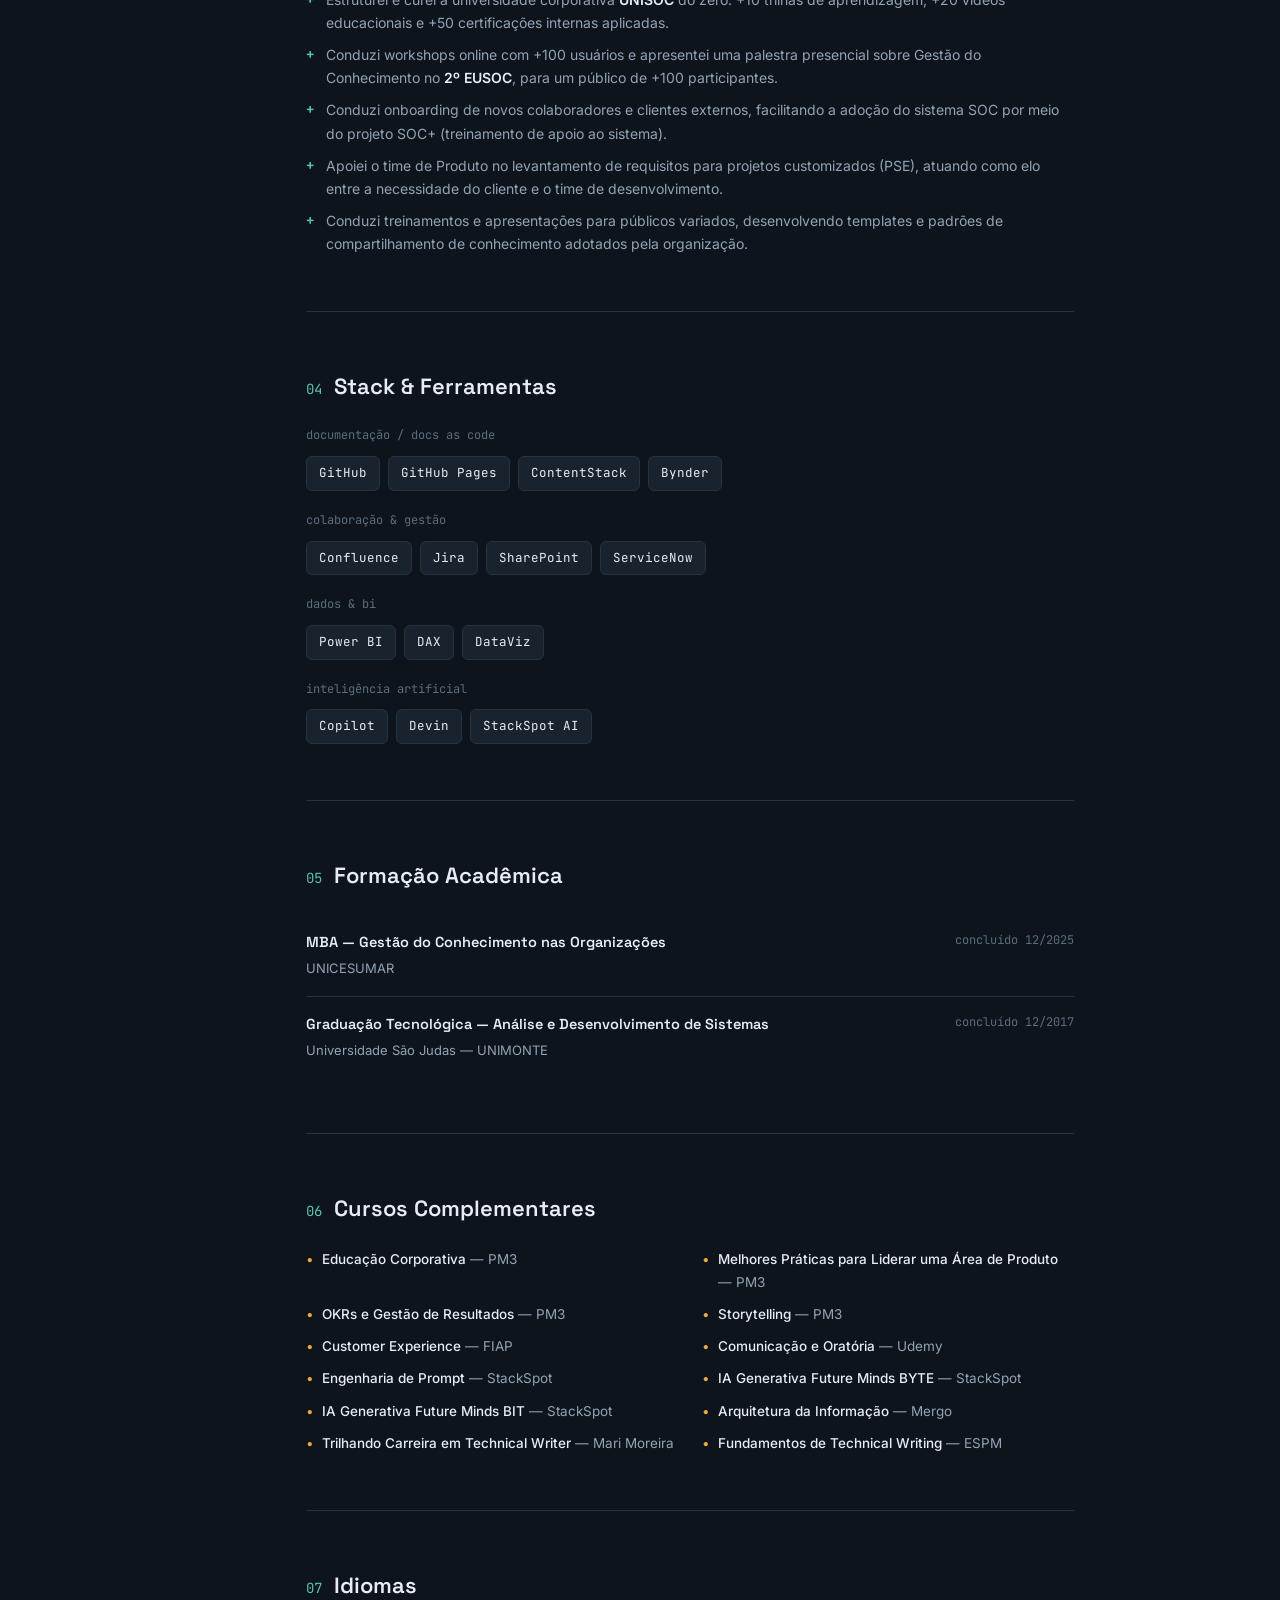
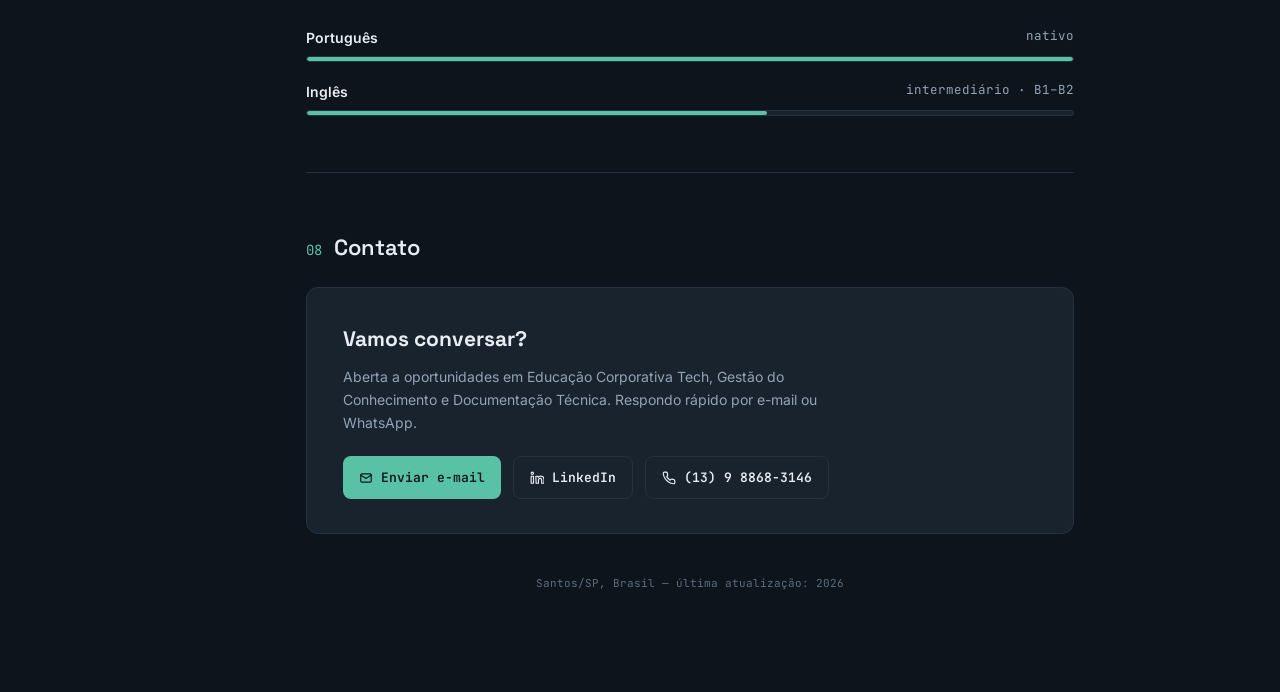
<file: index.html.html>
<!DOCTYPE html>
<html lang="pt-BR">
<head>
<meta charset="UTF-8">
<meta name="viewport" content="width=device-width, initial-scale=1.0">
<title>Ana Claudia Pereira Costa da Silva — Portfólio</title>
<link rel="preconnect" href="https://fonts.googleapis.com">
<link rel="preconnect" href="https://fonts.gstatic.com" crossorigin>
<link href="https://fonts.googleapis.com/css2?family=Space+Grotesk:wght@500;600;700&family=Inter:wght@400;500;600&family=JetBrains+Mono:wght@400;500;600&display=swap" rel="stylesheet">
<style>
  :root{
    --bg: #0E141B;
    --bg-elevated: #121A23;
    --surface: #19232E;
    --surface-2: #1F2A36;
    --border: #263241;
    --text: #E8EDF3;
    --text-muted: #93A3B5;
    --text-dim: #5C6C7E;
    --accent: #59C2A6;
    --accent-soft: rgba(89,194,166,0.13);
    --accent-2: #E7A93F;
    --accent-2-soft: rgba(231,169,63,0.13);
    --font-display: 'Space Grotesk', sans-serif;
    --font-body: 'Inter', sans-serif;
    --font-mono: 'JetBrains Mono', monospace;
    --sidebar-w: 250px;
  }

  *{ box-sizing: border-box; }
  html{ scroll-behavior: smooth; }
  @media (prefers-reduced-motion: reduce){
    html{ scroll-behavior: auto; }
    *{ animation-duration: 0.01ms !important; transition-duration: 0.01ms !important; }
  }

  body{
    margin:0;
    background: var(--bg);
    color: var(--text);
    font-family: var(--font-body);
    font-size: 15px;
    line-height: 1.65;
    -webkit-font-smoothing: antialiased;
  }

  a{ color: inherit; }

  ::selection{ background: var(--accent-soft); color: var(--text); }

  /* ---------- Layout shell ---------- */
  .shell{
    display: flex;
    min-height: 100vh;
  }

  /* ---------- Sidebar ---------- */
  .sidebar{
    width: var(--sidebar-w);
    flex-shrink: 0;
    position: sticky;
    top: 0;
    height: 100vh;
    padding: 34px 26px;
    border-right: 1px solid var(--border);
    display: flex;
    flex-direction: column;
    gap: 30px;
    background: var(--bg-elevated);
  }

  .brand{
    display:flex;
    flex-direction: column;
    gap: 4px;
  }
  .brand .tag{
    font-family: var(--font-mono);
    font-size: 11px;
    color: var(--accent);
    letter-spacing: 0.03em;
  }
  .brand .name{
    font-family: var(--font-display);
    font-weight: 600;
    font-size: 17px;
    line-height: 1.3;
    color: var(--text);
  }

  .navlist{
    list-style: none;
    padding: 0;
    margin: 0;
    display: flex;
    flex-direction: column;
    gap: 2px;
  }
  .navlist a{
    display: flex;
    gap: 10px;
    align-items: baseline;
    text-decoration: none;
    color: var(--text-muted);
    font-size: 13.5px;
    padding: 7px 10px;
    border-radius: 6px;
    transition: background 0.15s ease, color 0.15s ease;
  }
  .navlist a .idx{
    font-family: var(--font-mono);
    font-size: 11px;
    color: var(--text-dim);
    min-width: 18px;
  }
  .navlist a:hover{ background: var(--surface); color: var(--text); }
  .navlist a.active{
    background: var(--accent-soft);
    color: var(--accent);
  }
  .navlist a.active .idx{ color: var(--accent); }

  .sidebar-footer{
    margin-top: auto;
    font-family: var(--font-mono);
    font-size: 11px;
    color: var(--text-dim);
    display: flex;
    flex-direction: column;
    gap: 6px;
  }
  .status-dot{
    display:inline-block;
    width: 6px; height:6px;
    border-radius: 50%;
    background: var(--accent);
    margin-right: 6px;
    box-shadow: 0 0 0 3px var(--accent-soft);
  }

  /* ---------- Main content ---------- */
  .content{
    flex: 1;
    min-width: 0;
    padding: 64px 56px 100px;
    max-width: 880px;
  }

  section{ scroll-margin-top: 34px; }

  .section-head{
    display: flex;
    align-items: baseline;
    gap: 12px;
    margin: 0 0 22px;
  }
  .section-head .num{
    font-family: var(--font-mono);
    color: var(--accent);
    font-size: 14px;
  }
  .section-head h2{
    font-family: var(--font-display);
    font-size: 22px;
    font-weight: 600;
    margin: 0;
    color: var(--text);
  }
  .section-sub{
    font-family: var(--font-mono);
    font-size: 12px;
    color: var(--text-dim);
    margin: -14px 0 24px 26px;
  }

  hr.rule{
    border: none;
    border-top: 1px solid var(--border);
    margin: 56px 0;
  }

  /* ---------- Hero ---------- */
  .hero{
    padding-bottom: 8px;
  }
  .hero .eyebrow{
    font-family: var(--font-mono);
    font-size: 12.5px;
    color: var(--accent);
    margin-bottom: 18px;
    display: block;
  }
  .hero h1{
    font-family: var(--font-display);
    font-size: 40px;
    font-weight: 700;
    line-height: 1.15;
    margin: 0 0 10px;
    letter-spacing: -0.01em;
  }
  .hero .role{
    font-size: 16px;
    color: var(--text-muted);
    margin: 0 0 28px;
    max-width: 560px;
  }

  .version-badge{
    display: inline-flex;
    align-items: center;
    gap: 10px;
    background: var(--surface);
    border: 1px solid var(--border);
    border-radius: 8px;
    padding: 10px 16px;
    margin-bottom: 28px;
  }
  .version-badge .v{
    font-family: var(--font-mono);
    font-weight: 600;
    font-size: 15px;
    color: var(--accent);
    background: var(--accent-soft);
    padding: 3px 9px;
    border-radius: 5px;
  }
  .version-badge .label{
    font-size: 13px;
    color: var(--text-muted);
  }

  .meta-row{
    display: flex;
    flex-wrap: wrap;
    gap: 10px;
  }
  .meta-pill{
    display: inline-flex;
    align-items: center;
    gap: 7px;
    font-family: var(--font-mono);
    font-size: 12.5px;
    color: var(--text-muted);
    background: var(--surface);
    border: 1px solid var(--border);
    padding: 7px 12px;
    border-radius: 20px;
    text-decoration: none;
    transition: border-color 0.15s ease, color 0.15s ease;
  }
  .meta-pill:hover{ border-color: var(--accent); color: var(--text); }
  .meta-pill svg{ width: 13px; height: 13px; stroke: currentColor; flex-shrink:0; }

  /* ---------- About paragraph ---------- */
  .about-text{
    color: var(--text-muted);
    font-size: 15px;
    max-width: 680px;
  }
  .about-text strong{ color: var(--text); font-weight: 600; }

  /* ---------- Terminal (highlights) ---------- */
  .terminal{
    background: var(--bg-elevated);
    border: 1px solid var(--border);
    border-radius: 10px;
    overflow: hidden;
    box-shadow: 0 20px 40px -20px rgba(0,0,0,0.5);
  }
  .terminal-bar{
    display: flex;
    align-items: center;
    gap: 8px;
    padding: 11px 16px;
    background: var(--surface);
    border-bottom: 1px solid var(--border);
  }
  .terminal-bar .dot{ width: 10px; height:10px; border-radius:50%; }
  .dot.r{ background:#E5786D; }
  .dot.y{ background:#E7C56C; }
  .dot.g{ background:#61C454; }
  .terminal-bar .fname{
    font-family: var(--font-mono);
    font-size: 12px;
    color: var(--text-dim);
    margin-left: 6px;
  }
  .terminal-body{
    padding: 22px 24px;
    font-family: var(--font-mono);
    font-size: 13.5px;
    line-height: 1.9;
    overflow-x: auto;
  }
  .terminal-body .prompt{ color: var(--accent-2); }
  .terminal-body .cmd{ color: var(--text); }
  .terminal-body .line{ display:block; color: var(--text-muted); white-space: pre-wrap; }
  .terminal-body .metric{ color: var(--accent); font-weight: 600; }
  .terminal-body .comment{ color: var(--text-dim); }

  /* ---------- Changelog / experience ---------- */
  .release-group{
    margin-bottom: 40px;
  }
  .release-group:last-child{ margin-bottom: 0; }

  .company-head{
    display: flex;
    flex-wrap: wrap;
    align-items: baseline;
    justify-content: space-between;
    gap: 8px 16px;
    padding-bottom: 12px;
    margin-bottom: 18px;
    border-bottom: 1px solid var(--border);
  }
  .company-head .titles h3{
    font-family: var(--font-display);
    font-size: 17px;
    font-weight: 600;
    margin: 0 0 3px;
    color: var(--text);
  }
  .company-head .titles .org{
    font-size: 13px;
    color: var(--text-muted);
  }
  .company-head .tagwrap{
    display: flex;
    align-items: center;
    gap: 10px;
    font-family: var(--font-mono);
    font-size: 12px;
    white-space: nowrap;
  }
  .vtag{
    background: var(--accent-2-soft);
    color: var(--accent-2);
    padding: 3px 8px;
    border-radius: 5px;
    font-weight: 600;
  }
  .dates{ color: var(--text-dim); }

  .top-bullets{
    list-style: none;
    padding: 0;
    margin: 0 0 8px;
    display: flex;
    flex-direction: column;
    gap: 9px;
  }
  .top-bullets li{
    position: relative;
    padding-left: 20px;
    font-size: 14px;
    color: var(--text-muted);
  }
  .top-bullets li::before{
    content: "+";
    position: absolute;
    left: 0;
    color: var(--accent);
    font-family: var(--font-mono);
    font-weight: 600;
  }
  .top-bullets li strong{ color: var(--text); font-weight: 600; }

  .release{
    position: relative;
    padding: 16px 0 16px 26px;
    margin-left: 4px;
    border-left: 2px solid var(--border);
  }
  .release:last-child{ padding-bottom: 2px; }
  .release::before{
    content: "";
    position: absolute;
    left: -6px;
    top: 21px;
    width: 10px;
    height: 10px;
    border-radius: 50%;
    background: var(--bg);
    border: 2px solid var(--accent);
  }
  .release-head{
    display: flex;
    flex-wrap: wrap;
    align-items: baseline;
    gap: 8px 14px;
    margin-bottom: 6px;
  }
  .release-head .rv{
    font-family: var(--font-mono);
    font-size: 12.5px;
    font-weight: 600;
    color: var(--accent);
  }
  .release-head .rname{
    font-family: var(--font-display);
    font-weight: 600;
    font-size: 15px;
    color: var(--text);
  }
  .release-head .rdate{
    font-family: var(--font-mono);
    font-size: 11.5px;
    color: var(--text-dim);
    margin-left: auto;
  }
  .release-tags{
    font-family: var(--font-mono);
    font-size: 11.5px;
    color: var(--text-dim);
    margin-bottom: 10px;
  }
  .release ul{
    list-style: none;
    padding: 0;
    margin: 0;
    display: flex;
    flex-direction: column;
    gap: 7px;
  }
  .release ul li{
    position: relative;
    padding-left: 16px;
    font-size: 13.5px;
    color: var(--text-muted);
  }
  .release ul li::before{
    content: "–";
    position: absolute;
    left: 0;
    color: var(--text-dim);
  }

  /* ---------- Stack tags ---------- */
  .stack-group{ margin-bottom: 20px; }
  .stack-group:last-child{ margin-bottom: 0; }
  .stack-label{
    font-family: var(--font-mono);
    font-size: 12px;
    color: var(--text-dim);
    margin-bottom: 10px;
  }
  .tag-row{
    display: flex;
    flex-wrap: wrap;
    gap: 8px;
  }
  .tag-pill{
    font-family: var(--font-mono);
    font-size: 12.5px;
    color: var(--text);
    background: var(--surface);
    border: 1px solid var(--border);
    padding: 6px 12px;
    border-radius: 6px;
  }

  /* ---------- Education ---------- */
  .edu-item{
    display: flex;
    justify-content: space-between;
    gap: 16px;
    padding: 16px 0;
    border-bottom: 1px solid var(--border);
  }
  .edu-item:last-child{ border-bottom: none; }
  .edu-item .degree{
    font-family: var(--font-display);
    font-weight: 600;
    font-size: 14.5px;
    color: var(--text);
    margin-bottom: 3px;
  }
  .edu-item .inst{ font-size: 13px; color: var(--text-muted); }
  .edu-item .when{
    font-family: var(--font-mono);
    font-size: 12px;
    color: var(--text-dim);
    white-space: nowrap;
    align-self: flex-start;
  }

  /* ---------- Certifications ---------- */
  .cert-grid{
    display: grid;
    grid-template-columns: 1fr 1fr;
    gap: 10px 24px;
  }
  .cert-item{
    position: relative;
    padding-left: 16px;
    font-size: 13.5px;
    color: var(--text-muted);
  }
  .cert-item::before{
    content: "•";
    position: absolute;
    left: 0;
    color: var(--accent-2);
  }
  .cert-item strong{ color: var(--text); font-weight: 500; }

  /* ---------- Languages ---------- */
  .lang-item{ margin-bottom: 18px; }
  .lang-item:last-child{ margin-bottom: 0; }
  .lang-top{
    display: flex;
    justify-content: space-between;
    font-family: var(--font-mono);
    font-size: 12.5px;
    color: var(--text-muted);
    margin-bottom: 7px;
  }
  .lang-top strong{ color: var(--text); font-family: var(--font-body); font-weight: 600; font-size: 14px; }
  .meter{
    height: 6px;
    background: var(--surface);
    border: 1px solid var(--border);
    border-radius: 4px;
    overflow: hidden;
  }
  .meter-fill{ height: 100%; background: var(--accent); border-radius: 4px; }

  /* ---------- Contact / footer ---------- */
  .contact-box{
    background: var(--surface);
    border: 1px solid var(--border);
    border-radius: 12px;
    padding: 34px 36px;
    text-align: left;
  }
  .contact-box h2{
    font-family: var(--font-display);
    font-size: 21px;
    margin: 0 0 8px;
  }
  .contact-box p{
    color: var(--text-muted);
    margin: 0 0 22px;
    max-width: 480px;
    font-size: 14px;
  }
  .contact-links{
    display: flex;
    flex-wrap: wrap;
    gap: 12px;
  }
  .contact-btn{
    display: inline-flex;
    align-items: center;
    gap: 8px;
    font-family: var(--font-mono);
    font-size: 13px;
    text-decoration: none;
    color: var(--bg);
    background: var(--accent);
    padding: 10px 16px;
    border-radius: 8px;
    font-weight: 600;
    transition: transform 0.15s ease, box-shadow 0.15s ease;
  }
  .contact-btn:hover{ transform: translateY(-1px); box-shadow: 0 8px 20px -8px var(--accent-soft); }
  .contact-btn.secondary{
    color: var(--text);
    background: transparent;
    border: 1px solid var(--border);
  }
  .contact-btn svg{ width: 14px; height: 14px; stroke: currentColor; }

  .footer-note{
    margin-top: 40px;
    font-family: var(--font-mono);
    font-size: 11px;
    color: var(--text-dim);
    text-align: center;
  }

  /* ---------- Mobile ---------- */
  @media (max-width: 900px){
    .shell{ flex-direction: column; }
    .sidebar{
      width: 100%;
      height: auto;
      position: sticky;
      top: 0;
      flex-direction: row;
      align-items: center;
      padding: 14px 18px;
      gap: 16px;
      overflow-x: auto;
      z-index: 10;
    }
    .brand{ flex-shrink: 0; }
    .navlist{ flex-direction: row; gap: 4px; }
    .navlist a{ white-space: nowrap; }
    .sidebar-footer{ display: none; }
    .content{ padding: 40px 20px 70px; max-width: 100%; }
    .hero h1{ font-size: 30px; }
    .cert-grid{ grid-template-columns: 1fr; }
    .release-head .rdate{ margin-left: 0; }
  }
</style>
</head>
<body>

<div class="shell">
  <nav class="sidebar">
    <div class="brand">
      <span class="tag">// portfolio.md</span>
      <span class="name">Ana Claudia<br>Costa da Silva</span>
    </div>
    <ul class="navlist">
      <li><a href="#overview"><span class="idx">01</span>Visão Geral</a></li>
      <li><a href="#highlights"><span class="idx">02</span>Destaques</a></li>
      <li><a href="#experience"><span class="idx">03</span>Experiência</a></li>
      <li><a href="#stack"><span class="idx">04</span>Stack</a></li>
      <li><a href="#education"><span class="idx">05</span>Formação</a></li>
      <li><a href="#certifications"><span class="idx">06</span>Certificações</a></li>
      <li><a href="#languages"><span class="idx">07</span>Idiomas</a></li>
      <li><a href="#contact"><span class="idx">08</span>Contato</a></li>
    </ul>
    <div class="sidebar-footer">
      <div><span class="status-dot"></span>disponível para novas oportunidades</div>
      <div>Santos/SP, Brasil</div>
    </div>
  </nav>

  <main class="content">

    <header class="hero" id="overview">
      <span class="eyebrow">// portfolio.md</span>
      <h1>Ana Claudia Pereira<br>Costa da Silva</h1>
      <p class="role">Educação Corporativa Tech · Gestão do Conhecimento · Documentação Técnica &amp; Negócios</p>

      <div class="version-badge">
        <span class="v">v9.0.0</span>
        <span class="label">anos conectando sistemas, processos e pessoas em ambientes de tecnologia</span>
      </div>

      <div class="meta-row">
        <a class="meta-pill" href="mailto:anaclaudiapcs@gmail.com">
          <svg viewBox="0 0 24 24" fill="none" stroke-width="2" stroke-linecap="round" stroke-linejoin="round"><rect x="3" y="5" width="18" height="14" rx="2"/><path d="M3 7l9 6 9-6"/></svg>
          anaclaudiapcs@gmail.com
        </a>
        <a class="meta-pill" href="tel:+5513988683146">
          <svg viewBox="0 0 24 24" fill="none" stroke-width="2" stroke-linecap="round" stroke-linejoin="round"><path d="M22 16.9v3a2 2 0 0 1-2.2 2 19.8 19.8 0 0 1-8.6-3.1 19.5 19.5 0 0 1-6-6A19.8 19.8 0 0 1 2.1 4.2 2 2 0 0 1 4.1 2h3a2 2 0 0 1 2 1.7c.1.9.3 1.8.6 2.7a2 2 0 0 1-.5 2.1L8 9.7a16 16 0 0 0 6 6l1.2-1.2a2 2 0 0 1 2.1-.5c.9.3 1.8.5 2.7.6a2 2 0 0 1 1.7 2z"/></svg>
          (13) 9 8868-3146
        </a>
        <a class="meta-pill" href="http://www.linkedin.com/aclaudiap/" target="_blank" rel="noopener">
          <svg viewBox="0 0 24 24" fill="none" stroke-width="2" stroke-linecap="round" stroke-linejoin="round"><rect x="2" y="9" width="4" height="12"/><circle cx="4" cy="4" r="2"/><path d="M10 9h4v2c1-1.5 2.5-2.3 4.5-2.3 3 0 5.5 2 5.5 6.3V21h-4v-5.5c0-1.8-1-3-2.7-3-1.3 0-2.3.9-2.7 2.1-.1.3-.1.7-.1 1.1V21h-4z"/></svg>
          linkedin.com/in/aclaudiap
        </a>
        <span class="meta-pill">
          <svg viewBox="0 0 24 24" fill="none" stroke-width="2" stroke-linecap="round" stroke-linejoin="round"><path d="M21 10c0 6-9 12-9 12s-9-6-9-12a9 9 0 0 1 18 0z"/><circle cx="12" cy="10" r="3"/></svg>
          Santos/SP, Brasil
        </span>
      </div>
    </header>

    <hr class="rule">

    <section id="overview-content">
      <div class="section-head"><span class="num">01</span><h2>Visão Geral</h2></div>
      <p class="about-text">
        Especialista em <strong>Educação Corporativa</strong> e <strong>Gestão do Conhecimento</strong> com 9 anos de atuação em ambientes de tecnologia, unindo formação técnica em Análise e Desenvolvimento de Sistemas a especialização em Gestão do Conhecimento nas Organizações (MBA). Experiência consolidada na estruturação de universidades corporativas, trilhas de capacitação, onboarding e documentação técnica no modelo <strong>Docs as Code</strong>, voltadas a squads de desenvolvimento, produtos SaaS e plataformas low-code.
      </p>
      <p class="about-text">
        Protagonismo na aplicação de <strong>Inteligência Artificial</strong> à documentação e ao aprendizado corporativo — incluindo a criação de agentes e playbooks que já geraram ganhos de eficiência de até 99% em processos internos. Atua como ponte entre Produto, Tecnologia, Dados e usuários finais, traduzindo processos e ferramentas complexas em conteúdos claros que aceleram a adoção de sistemas, reduzem fricção e multiplicam conhecimento entre times.
      </p>
    </section>

    <hr class="rule">

    <section id="highlights">
      <div class="section-head"><span class="num">02</span><h2>Destaques</h2></div>
      <div class="section-sub">saída de uma consulta de métricas de carreira</div>

      <div class="terminal">
        <div class="terminal-bar">
          <span class="dot r"></span><span class="dot y"></span><span class="dot g"></span>
          <span class="fname">career-stats.log</span>
        </div>
        <div class="terminal-body">
<span class="line"><span class="prompt">$</span> <span class="cmd">career --stats --since=2017</span></span>
<span class="line"><span class="comment"># experiência</span></span>
<span class="line">anos_experiencia .................. <span class="metric">9+</span></span>
<span class="line">projetos_estratégicos (Itaú) ...... <span class="metric">4</span></span>
<span class="line">&nbsp;</span>
<span class="line"><span class="comment"># documentação técnica</span></span>
<span class="line">páginas_documentadas ............... <span class="metric">400+</span></span>
<span class="line">repositórios_de_desenvolvimento .... <span class="metric">80+</span></span>
<span class="line">repositórios_de_documentação ....... <span class="metric">7</span></span>
<span class="line">&nbsp;</span>
<span class="line"><span class="comment"># educação corporativa (UNISOC)</span></span>
<span class="line">trilhas_de_aprendizagem ............ <span class="metric">10+</span></span>
<span class="line">vídeos_educacionais ................ <span class="metric">20+</span></span>
<span class="line">certificações_internas_aplicadas ... <span class="metric">50+</span></span>
<span class="line">pessoas_capacitadas_em_eventos ..... <span class="metric">200+</span></span>
<span class="line">&nbsp;</span>
<span class="line"><span class="comment"># eficiência com IA</span></span>
<span class="line">tempo_migração_repositórios ........ 2 semanas <span class="metric">→ 2h</span>  (-99%)</span>
<span class="line">sla_atendimento_servicenow ......... 3 dias <span class="metric">→ 1,5 dia</span>  (-50%)</span>
<span class="line">&nbsp;</span>
<span class="line"><span class="prompt">$</span> <span class="cmd">_</span></span>
        </div>
      </div>
    </section>

    <hr class="rule">

    <section id="experience">
      <div class="section-head"><span class="num">03</span><h2>Experiência</h2></div>
      <div class="section-sub">histórico de versões da carreira, da mais recente à mais antiga</div>

      <!-- ZUP -->
      <div class="release-group">
        <div class="company-head">
          <div class="titles">
            <h3>Technical Writer Sênior</h3>
            <div class="org">ZUP Innovation (alocada no Itaú)</div>
          </div>
          <div class="tagwrap">
            <span class="vtag">v3.0.0</span>
            <span class="dates">out/2022 – atual</span>
          </div>
        </div>

        <ul class="top-bullets">
          <li>Estruturei <strong>+400 páginas</strong> de documentação técnica no modelo Docs as Code (GitHub), cobrindo <strong>+80 repositórios</strong> de desenvolvimento e 7 repositórios de documentação (GitHub Pages).</li>
          <li>Criei o agente de documentação técnica <strong>Dr Doc</strong> (StackSpot) e playbooks para geração de README e atualização de layout de páginas.</li>
          <li>Desenvolvi o playbook de migração de repositórios, reduzindo o tempo de migração de conteúdo de <strong>2 semanas para 2 horas (–99%)</strong>.</li>
          <li>Implantei formulários de atendimento via ServiceNow, reduzindo o SLA médio de <strong>3 dias para 1,5 dia (–50%)</strong>.</li>
        </ul>

        <div class="release">
          <div class="release-head">
            <span class="rv">v3.4.0</span>
            <span class="rname">Custódia de Ativos</span>
            <span class="rdate">fev/2026 – atual</span>
          </div>
          <div class="release-tags">5 squads (média de 7 pessoas) + 1 squad híbrida em modelo agêntico</div>
          <ul>
            <li>Organização de repositórios e documentação de regras de BRGAAP.</li>
            <li>Documentação de manutenção e solicitações de operações de crédito pós-venda: consulta, alteração de meio de pagamento, estorno, cancelamento, amortização, emissão de 2ª via de boleto e tratamento de inconsistências.</li>
          </ul>
        </div>

        <div class="release">
          <div class="release-head">
            <span class="rv">v3.3.0</span>
            <span class="rname">Shared Experience PF (Experiência do Super App)</span>
            <span class="rdate">jun/2024 – fev/2026</span>
          </div>
          <div class="release-tags">4 squads (média de 7 pessoas cada)</div>
          <ul>
            <li>Documentação da governança das ferramentas Bynder, VWO e ContentStack utilizadas no Itaú.</li>
            <li>Documentação da plataforma 360i (low-code), integrada ao ServiceNow.</li>
          </ul>
        </div>

        <div class="release">
          <div class="release-head">
            <span class="rv">v3.2.0</span>
            <span class="rname">Finanças, Risco de Crédito e Capital</span>
            <span class="rdate">mai/2023 – mai/2024</span>
          </div>
          <div class="release-tags">2 squads · 11 pessoas (tríade + devs)</div>
          <ul>
            <li>Documentação da modernização financeira, do Novo Modelo Operacional (NMO) e de normas BRGAAP.</li>
            <li>Documentação do catálogo de dados (SOR, SOT e ESPEC).</li>
          </ul>
        </div>

        <div class="release">
          <div class="release-head">
            <span class="rv">v3.1.0</span>
            <span class="rname">Agendamentos e Pagamentos PF</span>
            <span class="rdate">out/2022 – abr/2023</span>
          </div>
          <div class="release-tags">1 squad · 15 pessoas (tríade + devs)</div>
          <ul>
            <li>Documentação dos agendamentos de DOC, TED e boletos PF.</li>
            <li>Documentação do processo de agendamento interno do banco (calendário).</li>
          </ul>
        </div>
      </div>

      <!-- NDD -->
      <div class="release-group">
        <div class="company-head">
          <div class="titles">
            <h3>Analista de Gestão do Conhecimento</h3>
            <div class="org">NDD Tech Brasil</div>
          </div>
          <div class="tagwrap">
            <span class="vtag">v2.0.0</span>
            <span class="dates">ago/2022 – out/2022</span>
          </div>
        </div>
        <ul class="top-bullets">
          <li>Reestruturei a base de conhecimento do sistema NDD Frete a partir do mapeamento da jornada do usuário, priorizando pontos de maior fricção.</li>
          <li>Padronizei a comunicação de produto entre times de tecnologia e usuários finais.</li>
        </ul>
      </div>

      <!-- AGE -->
      <div class="release-group">
        <div class="company-head">
          <div class="titles">
            <h3>Analista de Gestão do Conhecimento, Capacitação e Onboarding Sênior</h3>
            <div class="org">AGE Technology</div>
          </div>
          <div class="tagwrap">
            <span class="vtag">v1.0.0</span>
            <span class="dates">mar/2017 – ago/2022</span>
          </div>
        </div>
        <ul class="top-bullets">
          <li>Estruturei e curei a universidade corporativa <strong>UNISOC</strong> do zero: +10 trilhas de aprendizagem, +20 vídeos educacionais e +50 certificações internas aplicadas.</li>
          <li>Conduzi workshops online com +100 usuários e apresentei uma palestra presencial sobre Gestão do Conhecimento no <strong>2º EUSOC</strong>, para um público de +100 participantes.</li>
          <li>Conduzi onboarding de novos colaboradores e clientes externos, facilitando a adoção do sistema SOC por meio do projeto SOC+ (treinamento de apoio ao sistema).</li>
          <li>Apoiei o time de Produto no levantamento de requisitos para projetos customizados (PSE), atuando como elo entre a necessidade do cliente e o time de desenvolvimento.</li>
          <li>Conduzi treinamentos e apresentações para públicos variados, desenvolvendo templates e padrões de compartilhamento de conhecimento adotados pela organização.</li>
        </ul>
      </div>
    </section>

    <hr class="rule">

    <section id="stack">
      <div class="section-head"><span class="num">04</span><h2>Stack &amp; Ferramentas</h2></div>

      <div class="stack-group">
        <div class="stack-label">documentação / docs as code</div>
        <div class="tag-row">
          <span class="tag-pill">GitHub</span>
          <span class="tag-pill">GitHub Pages</span>
          <span class="tag-pill">ContentStack</span>
          <span class="tag-pill">Bynder</span>
        </div>
      </div>
      <div class="stack-group">
        <div class="stack-label">colaboração &amp; gestão</div>
        <div class="tag-row">
          <span class="tag-pill">Confluence</span>
          <span class="tag-pill">Jira</span>
          <span class="tag-pill">SharePoint</span>
          <span class="tag-pill">ServiceNow</span>
        </div>
      </div>
      <div class="stack-group">
        <div class="stack-label">dados &amp; bi</div>
        <div class="tag-row">
          <span class="tag-pill">Power BI</span>
          <span class="tag-pill">DAX</span>
          <span class="tag-pill">DataViz</span>
        </div>
      </div>
      <div class="stack-group">
        <div class="stack-label">inteligência artificial</div>
        <div class="tag-row">
          <span class="tag-pill">Copilot</span>
          <span class="tag-pill">Devin</span>
          <span class="tag-pill">StackSpot AI</span>
        </div>
      </div>
    </section>

    <hr class="rule">

    <section id="education">
      <div class="section-head"><span class="num">05</span><h2>Formação Acadêmica</h2></div>

      <div class="edu-item">
        <div>
          <div class="degree">MBA — Gestão do Conhecimento nas Organizações</div>
          <div class="inst">UNICESUMAR</div>
        </div>
        <div class="when">concluído 12/2025</div>
      </div>
      <div class="edu-item">
        <div>
          <div class="degree">Graduação Tecnológica — Análise e Desenvolvimento de Sistemas</div>
          <div class="inst">Universidade São Judas — UNIMONTE</div>
        </div>
        <div class="when">concluído 12/2017</div>
      </div>
    </section>

    <hr class="rule">

    <section id="certifications">
      <div class="section-head"><span class="num">06</span><h2>Cursos Complementares</h2></div>
      <div class="cert-grid">
        <div class="cert-item"><strong>Educação Corporativa</strong> — PM3</div>
        <div class="cert-item"><strong>Melhores Práticas para Liderar uma Área de Produto</strong> — PM3</div>
        <div class="cert-item"><strong>OKRs e Gestão de Resultados</strong> — PM3</div>
        <div class="cert-item"><strong>Storytelling</strong> — PM3</div>
        <div class="cert-item"><strong>Customer Experience</strong> — FIAP</div>
        <div class="cert-item"><strong>Comunicação e Oratória</strong> — Udemy</div>
        <div class="cert-item"><strong>Engenharia de Prompt</strong> — StackSpot</div>
        <div class="cert-item"><strong>IA Generativa Future Minds BYTE</strong> — StackSpot</div>
        <div class="cert-item"><strong>IA Generativa Future Minds BIT</strong> — StackSpot</div>
        <div class="cert-item"><strong>Arquitetura da Informação</strong> — Mergo</div>
        <div class="cert-item"><strong>Trilhando Carreira em Technical Writer</strong> — Mari Moreira</div>
        <div class="cert-item"><strong>Fundamentos de Technical Writing</strong> — ESPM</div>
      </div>
    </section>

    <hr class="rule">

    <section id="languages">
      <div class="section-head"><span class="num">07</span><h2>Idiomas</h2></div>

      <div class="lang-item">
        <div class="lang-top"><strong>Português</strong><span>nativo</span></div>
        <div class="meter"><div class="meter-fill" style="width:100%"></div></div>
      </div>
      <div class="lang-item">
        <div class="lang-top"><strong>Inglês</strong><span>intermediário · B1–B2</span></div>
        <div class="meter"><div class="meter-fill" style="width:60%"></div></div>
      </div>
    </section>

    <hr class="rule">

    <footer id="contact">
      <div class="section-head"><span class="num">08</span><h2>Contato</h2></div>
      <div class="contact-box">
        <h2>Vamos conversar?</h2>
        <p>Aberta a oportunidades em Educação Corporativa Tech, Gestão do Conhecimento e Documentação Técnica. Respondo rápido por e-mail ou WhatsApp.</p>
        <div class="contact-links">
          <a class="contact-btn" href="mailto:anaclaudiapcs@gmail.com">
            <svg viewBox="0 0 24 24" fill="none" stroke-width="2" stroke-linecap="round" stroke-linejoin="round"><rect x="3" y="5" width="18" height="14" rx="2"/><path d="M3 7l9 6 9-6"/></svg>
            Enviar e-mail
          </a>
          <a class="contact-btn secondary" href="http://www.linkedin.com/aclaudiap/" target="_blank" rel="noopener">
            <svg viewBox="0 0 24 24" fill="none" stroke-width="2" stroke-linecap="round" stroke-linejoin="round"><rect x="2" y="9" width="4" height="12"/><circle cx="4" cy="4" r="2"/><path d="M10 9h4v2c1-1.5 2.5-2.3 4.5-2.3 3 0 5.5 2 5.5 6.3V21h-4v-5.5c0-1.8-1-3-2.7-3-1.3 0-2.3.9-2.7 2.1-.1.3-.1.7-.1 1.1V21h-4z"/></svg>
            LinkedIn
          </a>
          <a class="contact-btn secondary" href="tel:+5513988683146">
            <svg viewBox="0 0 24 24" fill="none" stroke-width="2" stroke-linecap="round" stroke-linejoin="round"><path d="M22 16.9v3a2 2 0 0 1-2.2 2 19.8 19.8 0 0 1-8.6-3.1 19.5 19.5 0 0 1-6-6A19.8 19.8 0 0 1 2.1 4.2 2 2 0 0 1 4.1 2h3a2 2 0 0 1 2 1.7c.1.9.3 1.8.6 2.7a2 2 0 0 1-.5 2.1L8 9.7a16 16 0 0 0 6 6l1.2-1.2a2 2 0 0 1 2.1-.5c.9.3 1.8.5 2.7.6a2 2 0 0 1 1.7 2z"/></svg>
            (13) 9 8868-3146
          </a>
        </div>
      </div>
      <div class="footer-note">Santos/SP, Brasil — última atualização: 2026</div>
    </footer>

  </main>
</div>

<script>
  // Scrollspy: highlight active nav link based on visible section
  const navLinks = Array.from(document.querySelectorAll('.navlist a'));
  const sectionMap = navLinks.map(link => {
    const id = link.getAttribute('href').slice(1);
    return { link, el: document.getElementById(id) };
  }).filter(s => s.el);

  function onScroll(){
    let currentId = sectionMap[0] && sectionMap[0].el.id;
    const scrollPos = window.scrollY + 120;
    for (const s of sectionMap){
      if (s.el.offsetTop <= scrollPos) currentId = s.el.id;
    }
    navLinks.forEach(l => l.classList.toggle('active', l.getAttribute('href') === '#' + currentId));
  }
  document.addEventListener('scroll', onScroll, { passive: true });
  window.addEventListener('load', onScroll);
</script>

</body>
</html>
</file>
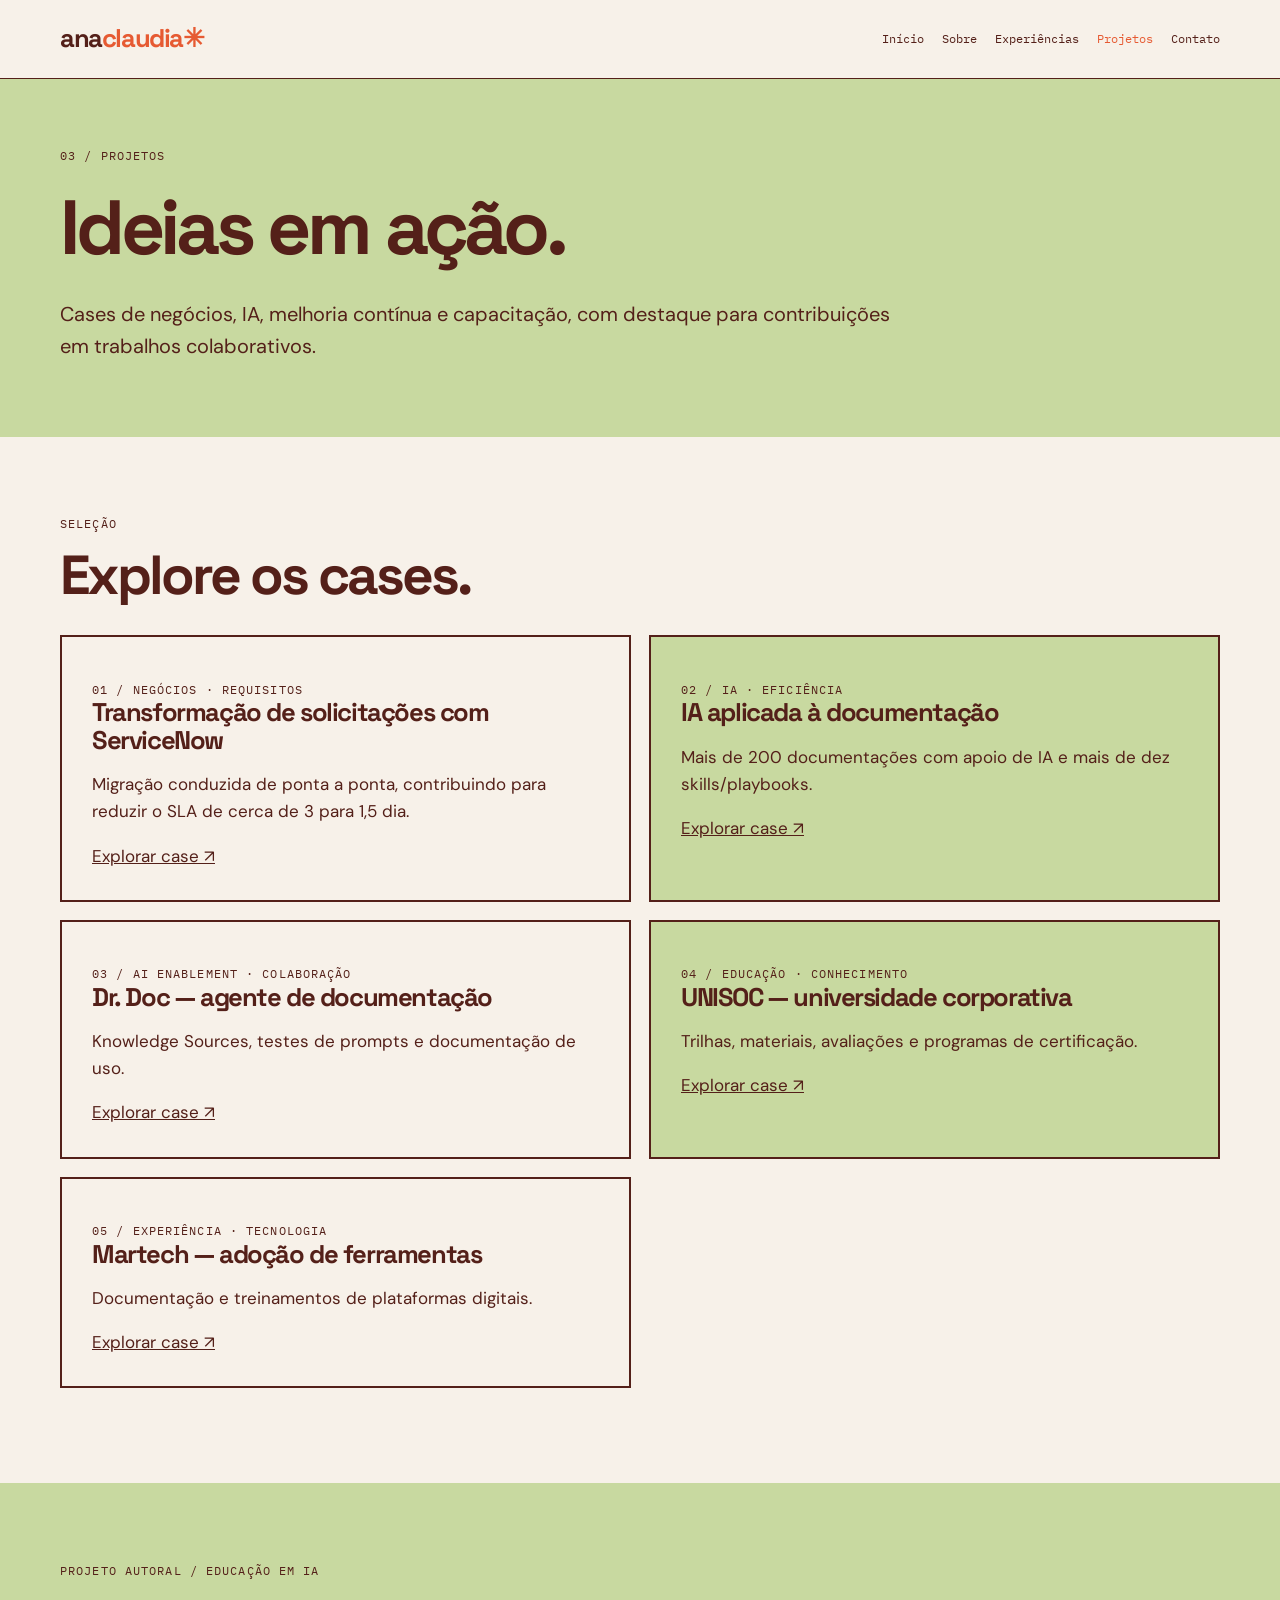
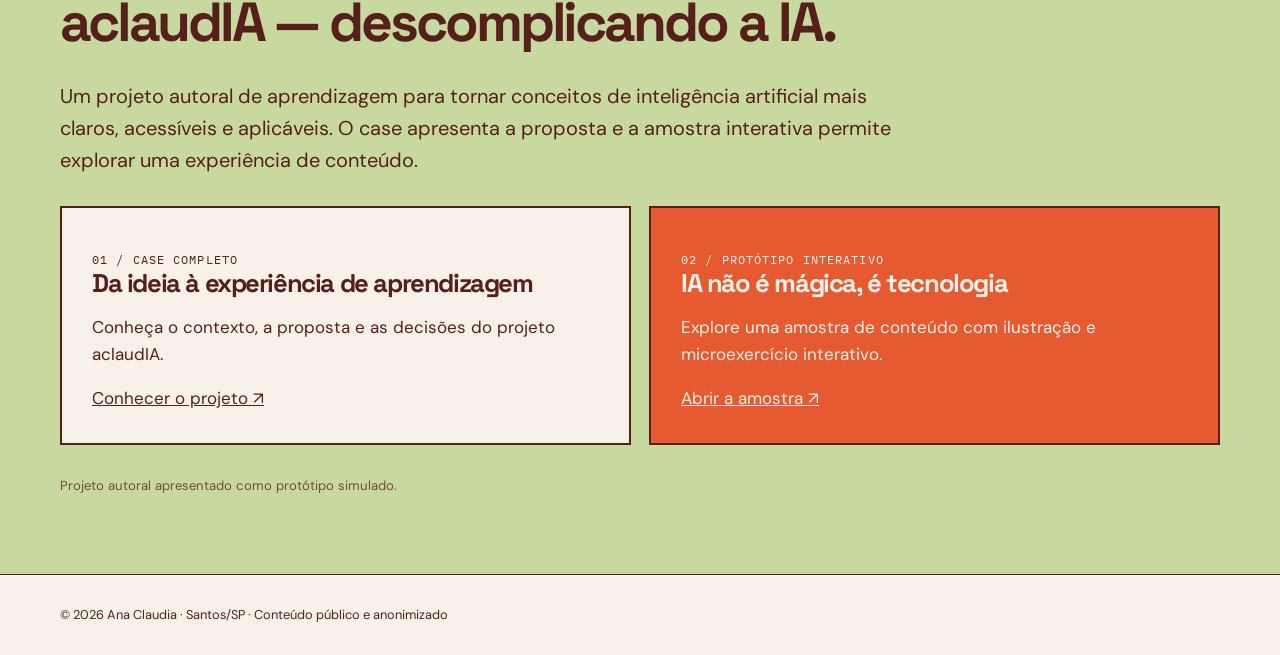
<file: projetos.html>
<!doctype html><html lang="pt-BR"><head><meta charset="utf-8"><meta name="viewport" content="width=device-width,initial-scale=1"><meta name="theme-color" content="#e65a32"><meta name="description" content="Ana Claudia — Analista de Negócios: necessidades, soluções e pessoas em times ágeis"><title>Projetos | Ana Claudia</title><link rel="stylesheet" href="css/style.css"></head><body><header><nav class="wrap" aria-label="Navegação principal"><a class="brand" href="index.html">ana<span>claudia✳</span></a><div class="links"><a href="index.html" >Início</a><a href="sobre.html" >Sobre</a><a href="experiencias.html" >Experiências</a><a href="projetos.html" aria-current="page">Projetos</a><a href="contato.html" >Contato</a></div></nav></header><main><section class="pagehero"><div class="wrap"><p class="eyebrow">03 / Projetos</p><h1>Ideias em ação.</h1><p class="lead">Cases de negócios, IA, melhoria contínua e capacitação, com destaque para contribuições em trabalhos colaborativos.</p></div></section><section class="section "><div class="wrap"><p class="eyebrow">Seleção</p><h2>Explore os cases.</h2><div class="grid"><article class="tile"><p class="eyebrow">01 / Negócios · Requisitos</p><h3>Transformação de solicitações com ServiceNow</h3><p>Migração conduzida de ponta a ponta, contribuindo para reduzir o SLA de cerca de 3 para 1,5 dia.</p><p><a href="case-servicenow.html">Explorar case ↗</a></p></article><article class="tile"><p class="eyebrow">02 / IA · Eficiência</p><h3>IA aplicada à documentação</h3><p>Mais de 200 documentações com apoio de IA e mais de dez skills/playbooks.</p><p><a href="case-ia.html">Explorar case ↗</a></p></article><article class="tile"><p class="eyebrow">03 / AI Enablement · Colaboração</p><h3>Dr. Doc — agente de documentação</h3><p>Knowledge Sources, testes de prompts e documentação de uso.</p><p><a href="case-dr-doc.html">Explorar case ↗</a></p></article><article class="tile"><p class="eyebrow">04 / Educação · Conhecimento</p><h3>UNISOC — universidade corporativa</h3><p>Trilhas, materiais, avaliações e programas de certificação.</p><p><a href="case-unisoc.html">Explorar case ↗</a></p></article><article class="tile"><p class="eyebrow">05 / Experiência · Tecnologia</p><h3>Martech — adoção de ferramentas</h3><p>Documentação e treinamentos de plataformas digitais.</p><p><a href="case-martech.html">Explorar case ↗</a></p></article></div></div></section><section class="section green" id="projeto-autoral"><div class="wrap"><p class="eyebrow">Projeto autoral / Educação em IA</p><h2>aclaudIA — descomplicando a IA.</h2><p class="lead">Um projeto autoral de aprendizagem para tornar conceitos de inteligência artificial mais claros, acessíveis e aplicáveis. O case apresenta a proposta e a amostra interativa permite explorar uma experiência de conteúdo.</p><div class="grid"><article class="tile"><p class="eyebrow">01 / Case completo</p><h3>Da ideia à experiência de aprendizagem</h3><p>Conheça o contexto, a proposta e as decisões do projeto aclaudIA.</p><p><a href="case-aclaudia.html">Conhecer o projeto ↗</a></p></article><article class="tile"><p class="eyebrow">02 / Protótipo interativo</p><h3>IA não é mágica, é tecnologia</h3><p>Explore uma amostra de conteúdo com ilustração e microexercício interativo.</p><p><a href="amostra-aclaudia.html">Abrir a amostra ↗</a></p></article></div><p class="note">Projeto autoral apresentado como protótipo simulado.</p></div></section></main><footer><div class="wrap">© <span data-year>2026</span> Ana Claudia · Santos/SP · Conteúdo público e anonimizado</div></footer><script src="js/main.js"></script></body></html>
</file>
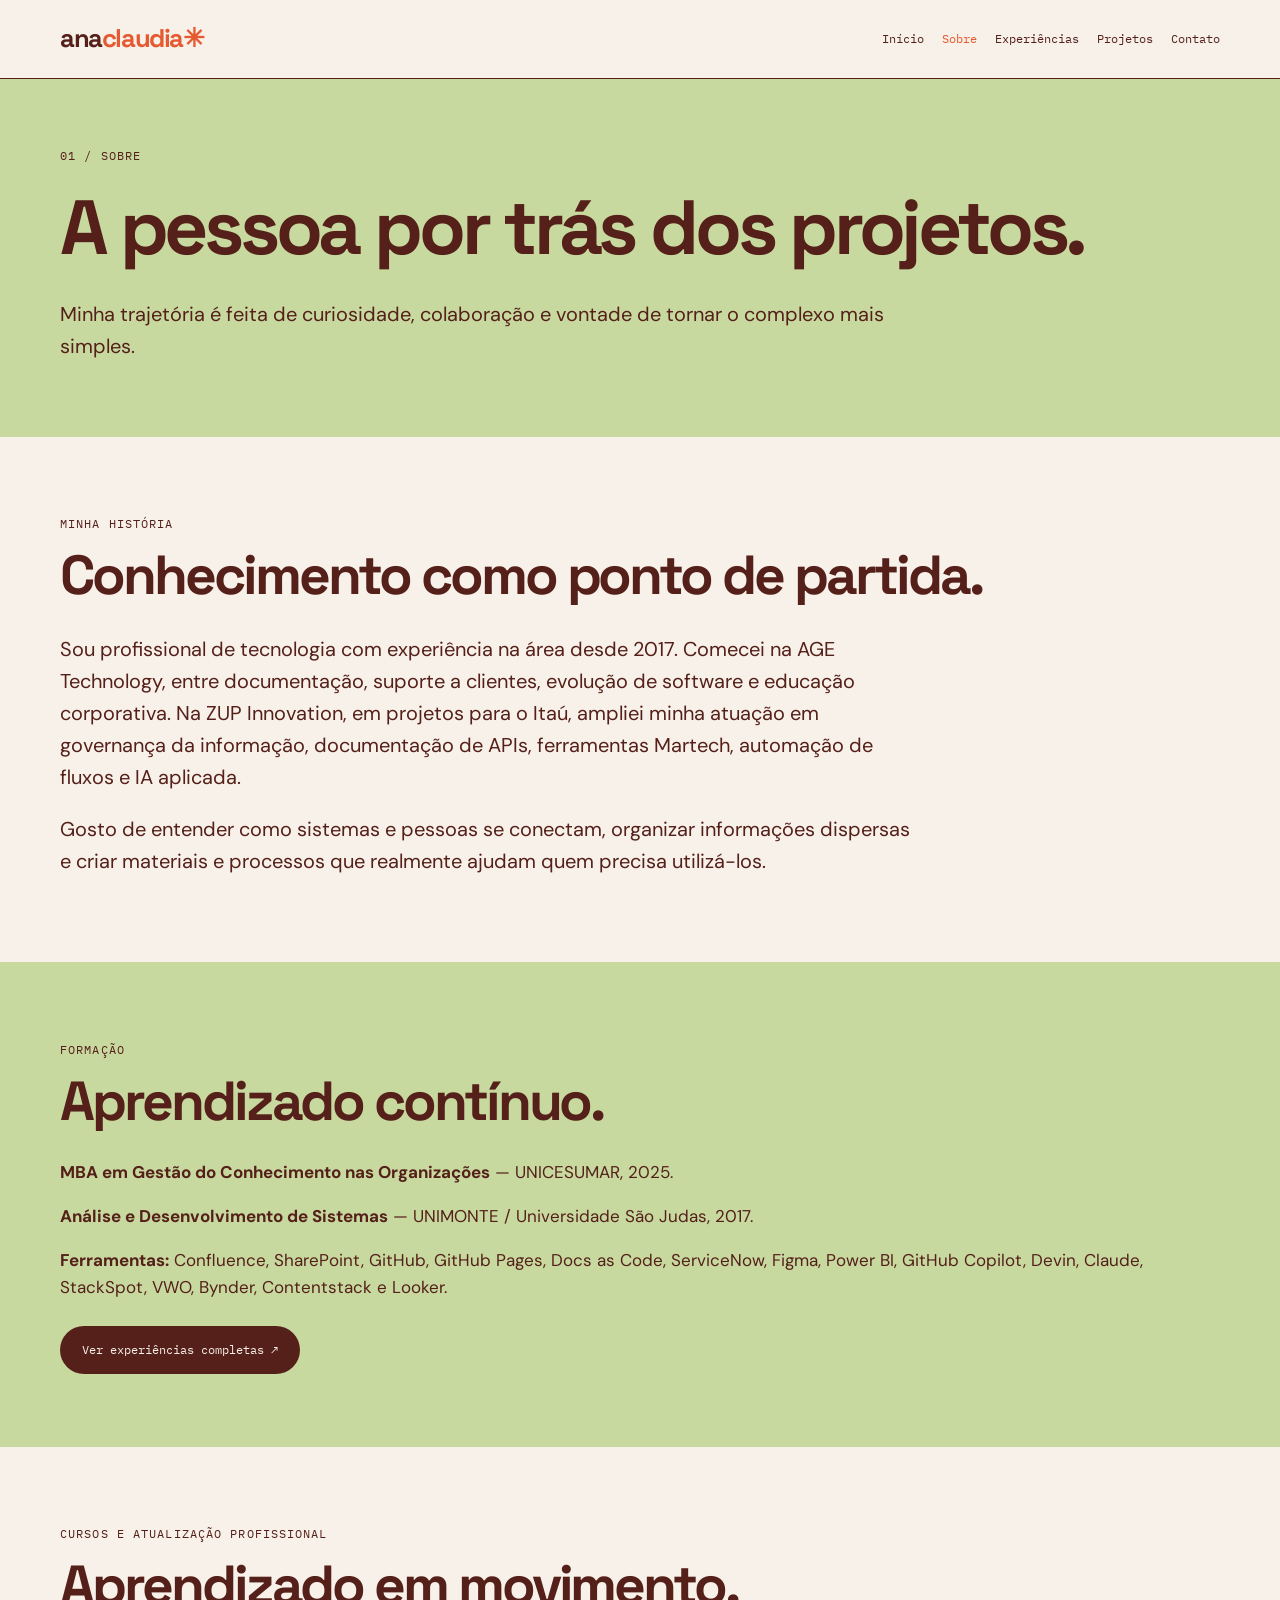
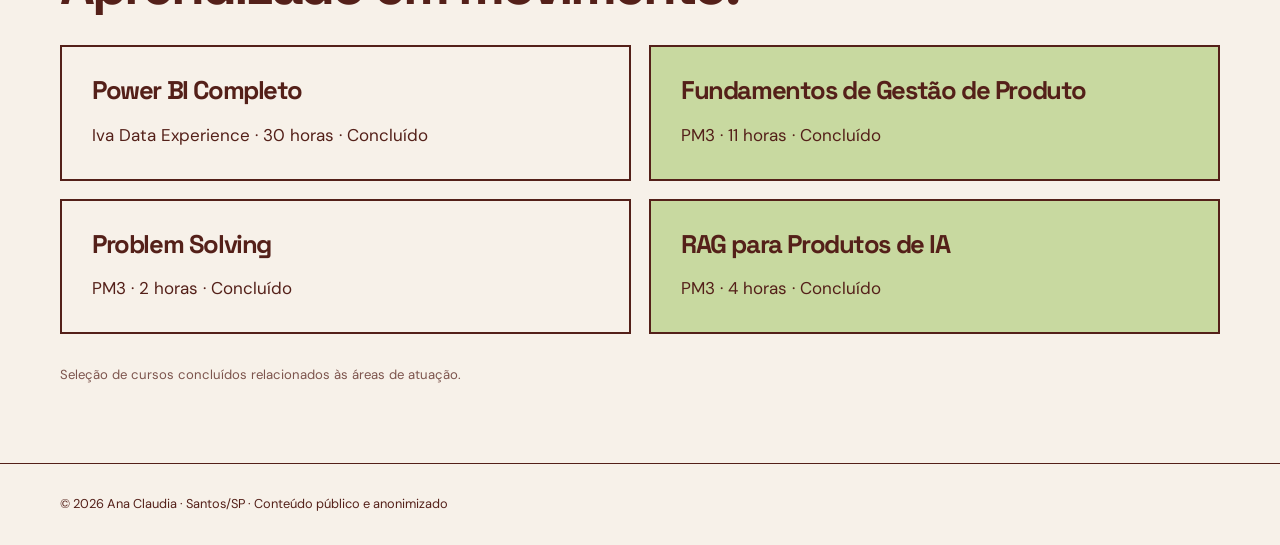
<file: sobre.html>
<!doctype html><html lang="pt-BR"><head><meta charset="utf-8"><meta name="viewport" content="width=device-width,initial-scale=1"><meta name="theme-color" content="#e65a32"><meta name="description" content="Ana Claudia — conhecimento, tecnologia e transformação"><title>Sobre | Ana Claudia</title><link rel="stylesheet" href="css/style.css"></head><body><header><nav class="wrap" aria-label="Navegação principal"><a class="brand" href="index.html">ana<span>claudia✳</span></a><div class="links"><a href="index.html" >Início</a><a href="sobre.html" aria-current="page">Sobre</a><a href="experiencias.html" >Experiências</a><a href="projetos.html" >Projetos</a><a href="contato.html" >Contato</a></div></nav></header><main><section class="pagehero"><div class="wrap"><p class="eyebrow">01 / Sobre</p><h1>A pessoa por trás dos projetos.</h1><p class="lead">Minha trajetória é feita de curiosidade, colaboração e vontade de tornar o complexo mais simples.</p></div></section><section class="section "><div class="wrap"><p class="eyebrow">Minha história</p><h2>Conhecimento como ponto de partida.</h2><p class="lead">Sou profissional de tecnologia com experiência na área desde 2017. Comecei na AGE Technology, entre documentação, suporte a clientes, evolução de software e educação corporativa. Na ZUP Innovation, em projetos para o Itaú, ampliei minha atuação em governança da informação, documentação de APIs, ferramentas Martech, automação de fluxos e IA aplicada.</p><p class="lead">Gosto de entender como sistemas e pessoas se conectam, organizar informações dispersas e criar materiais e processos que realmente ajudam quem precisa utilizá-los.</p></div></section><section class="section green"><div class="wrap"><p class="eyebrow">Formação</p><h2>Aprendizado contínuo.</h2><p><strong>MBA em Gestão do Conhecimento nas Organizações</strong> — UNICESUMAR, 2025.</p><p><strong>Análise e Desenvolvimento de Sistemas</strong> — UNIMONTE / Universidade São Judas, 2017.</p><p><strong>Ferramentas:</strong> Confluence, SharePoint, GitHub, GitHub Pages, Docs as Code, ServiceNow, Figma, Power BI, GitHub Copilot, Devin, Claude, StackSpot, VWO, Bynder, Contentstack e Looker.</p><a class="btn" href="experiencias.html">Ver experiências completas ↗</a></div></section><section class="section"><div class="wrap"><p class="eyebrow">Cursos e atualização profissional</p><h2>Aprendizado em movimento.</h2><div class="grid"><article class="tile"><h3>Power BI Completo</h3><p>Iva Data Experience · 30 horas · Concluído</p></article><article class="tile"><h3>Fundamentos de Gestão de Produto</h3><p>PM3 · 11 horas · Concluído</p></article><article class="tile"><h3>Problem Solving</h3><p>PM3 · 2 horas · Concluído</p></article><article class="tile"><h3>RAG para Produtos de IA</h3><p>PM3 · 4 horas · Concluído</p></article></div><p class="note">Seleção de cursos concluídos relacionados às áreas de atuação.</p></div></section></main><footer><div class="wrap">© <span data-year>2026</span> Ana Claudia · Santos/SP · Conteúdo público e anonimizado</div></footer><script src="js/main.js"></script></body></html>
</file>
<file: css/style.css>
@import url('https://fonts.googleapis.com/css2?family=DM+Sans:wght@400;600&family=IBM+Plex+Mono:wght@500&family=Space+Grotesk:wght@500;700&display=swap');:root{--orange:#e65a32;--green:#c8d9a0;--cream:#f7f1e9;--wine:#542019}*{box-sizing:border-box}body{margin:0;background:var(--cream);color:var(--wine);font:17px/1.6 'DM Sans',sans-serif}a{color:inherit}a:focus-visible,summary:focus-visible{outline:3px solid var(--orange);outline-offset:3px}.wrap{max-width:1160px;width:calc(100% - 44px);margin:auto}header{position:sticky;top:0;z-index:5;background:var(--cream);border-bottom:1px solid var(--wine)}nav{min-height:78px;display:flex;justify-content:space-between;align-items:center;gap:20px}.brand,h1,h2,h3{font-family:'Space Grotesk',sans-serif;letter-spacing:-.055em;line-height:1.07}.brand{font-size:1.6rem;font-weight:700;text-decoration:none}.brand span{color:var(--orange)}.links{display:flex;flex-wrap:wrap;gap:18px}.links a,.eyebrow,.btn{font-family:'IBM Plex Mono',monospace;font-size:.77rem;text-decoration:none}.links a[aria-current=page]{color:var(--orange)}h1{font-size:clamp(3.3rem,8vw,7.7rem);margin:20px 0 30px}h2{font-size:clamp(2.5rem,5vw,5rem);margin:0 0 28px}h3{font-size:1.6rem;margin:0 0 12px}.hero{background:var(--orange);color:var(--cream);padding:100px 0}.hero h1{max-width:950px}.hero p{max-width:750px;font-size:1.25rem}.asterisk{font-size:6rem;color:var(--green);float:right;line-height:1}.section{padding:90px 0}.section.green{background:var(--green)}.section.dark{background:var(--wine);color:var(--cream)}.section.orange{background:var(--orange);color:var(--cream)}.lead{font-size:1.25rem;max-width:850px}.eyebrow{text-transform:uppercase;letter-spacing:.09em}.grid{display:grid;grid-template-columns:repeat(2,minmax(0,1fr));gap:18px;margin:30px 0}.tile{background:var(--cream);border:2px solid var(--wine);padding:30px;color:var(--wine)}.tile:nth-child(2n){background:var(--green)}.green .tile:nth-child(2n){background:var(--orange);color:var(--cream)}.tile p{margin-bottom:0}.btn{display:inline-block;background:var(--wine);color:var(--cream);padding:14px 22px;border-radius:30px;margin:8px 10px 8px 0}.btn.light{background:var(--cream);color:var(--wine)}.stats{display:grid;grid-template-columns:repeat(4,1fr);gap:18px}.stats strong{font:700 3.4rem 'Space Grotesk';color:var(--green);display:block}.stats span{font-size:.85rem}.pagehero{background:var(--green);padding:70px 0}.pagehero h1{font-size:clamp(3rem,7vw,6rem)}details{background:#fffaf4;border:2px solid var(--wine);margin:15px 0}summary{cursor:pointer;padding:20px;font:700 1.35rem 'Space Grotesk'}details[open] summary{background:var(--green)}details .inside{padding:20px}li{margin:9px 0}.note{font-size:.82rem;opacity:.75}footer{border-top:1px solid var(--wine);padding:30px 0;font-size:.8rem}@media(max-width:760px){nav{align-items:flex-start;flex-direction:column;padding:15px 0}.links{gap:10px}.links a{font-size:.65rem}.grid,.stats{grid-template-columns:1fr}.section{padding:65px 0}.hero{padding:65px 0}.asterisk{display:none}}html{scroll-behavior:smooth}.hero{padding:48px 0 52px;min-height:calc(100svh - 79px);display:flex;align-items:center}.hero h1{font-size:clamp(2.8rem,6.1vw,6rem);line-height:1.04;margin:14px 0 20px;max-width:1000px}.hero p{font-size:clamp(1rem,1.4vw,1.16rem);line-height:1.5}.hero .eyebrow{font-size:.82rem}.hero .asterisk{font-size:4.8rem}.section{padding:65px 0}.section h2{font-size:clamp(2.25rem,4.3vw,4.2rem)}.pagehero{padding:55px 0}.pagehero h1{font-size:clamp(2.8rem,6vw,5.3rem)}.experience-intro{max-width:900px;margin:0 0 30px}.experience-intro p{font-size:1.12rem;line-height:1.75;margin:0 0 16px}.experience-intro .expand-hint{font-size:.85rem;font-family:'IBM Plex Mono',monospace;opacity:.78;margin-top:22px}@media(max-width:760px){.hero{min-height:0;padding:55px 0}.hero h1{font-size:clamp(2.65rem,10vw,4.4rem)}.section{padding:50px 0}.hero .btn{font-size:.72rem}}
</file>
